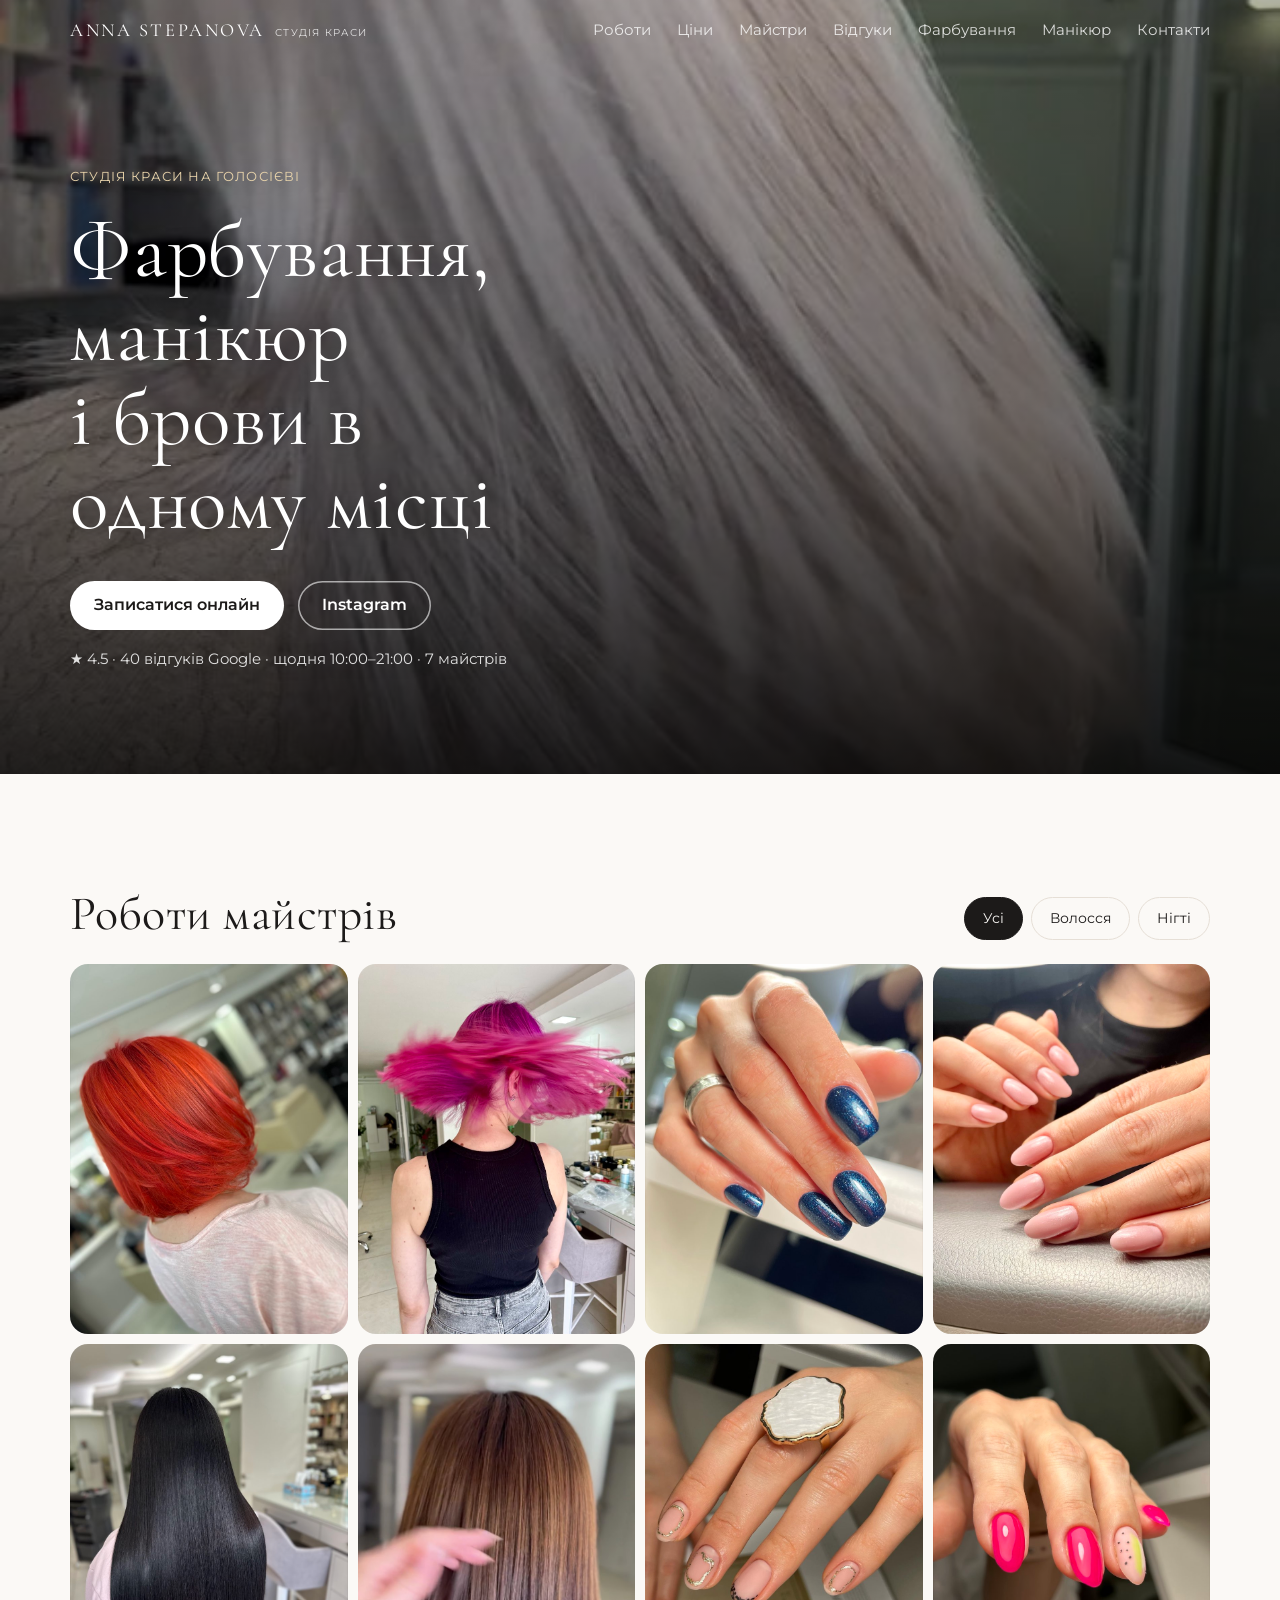
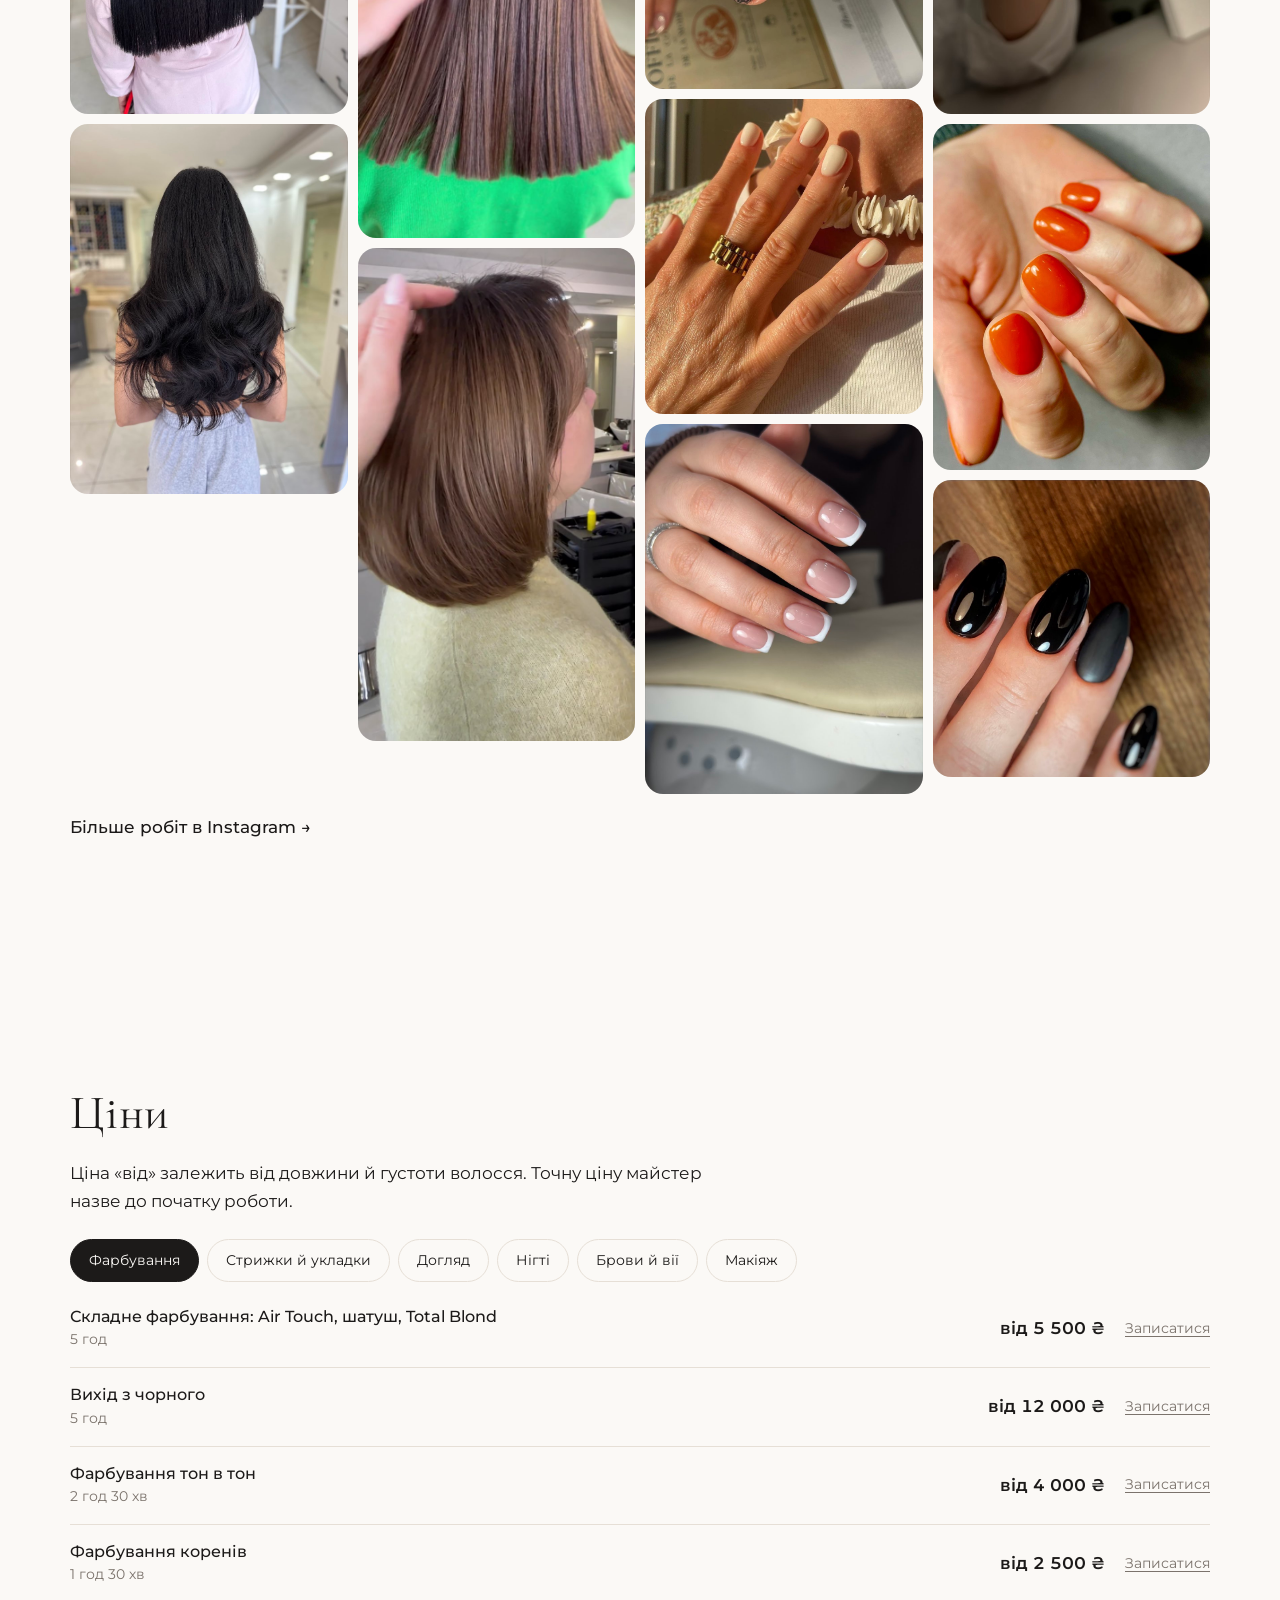
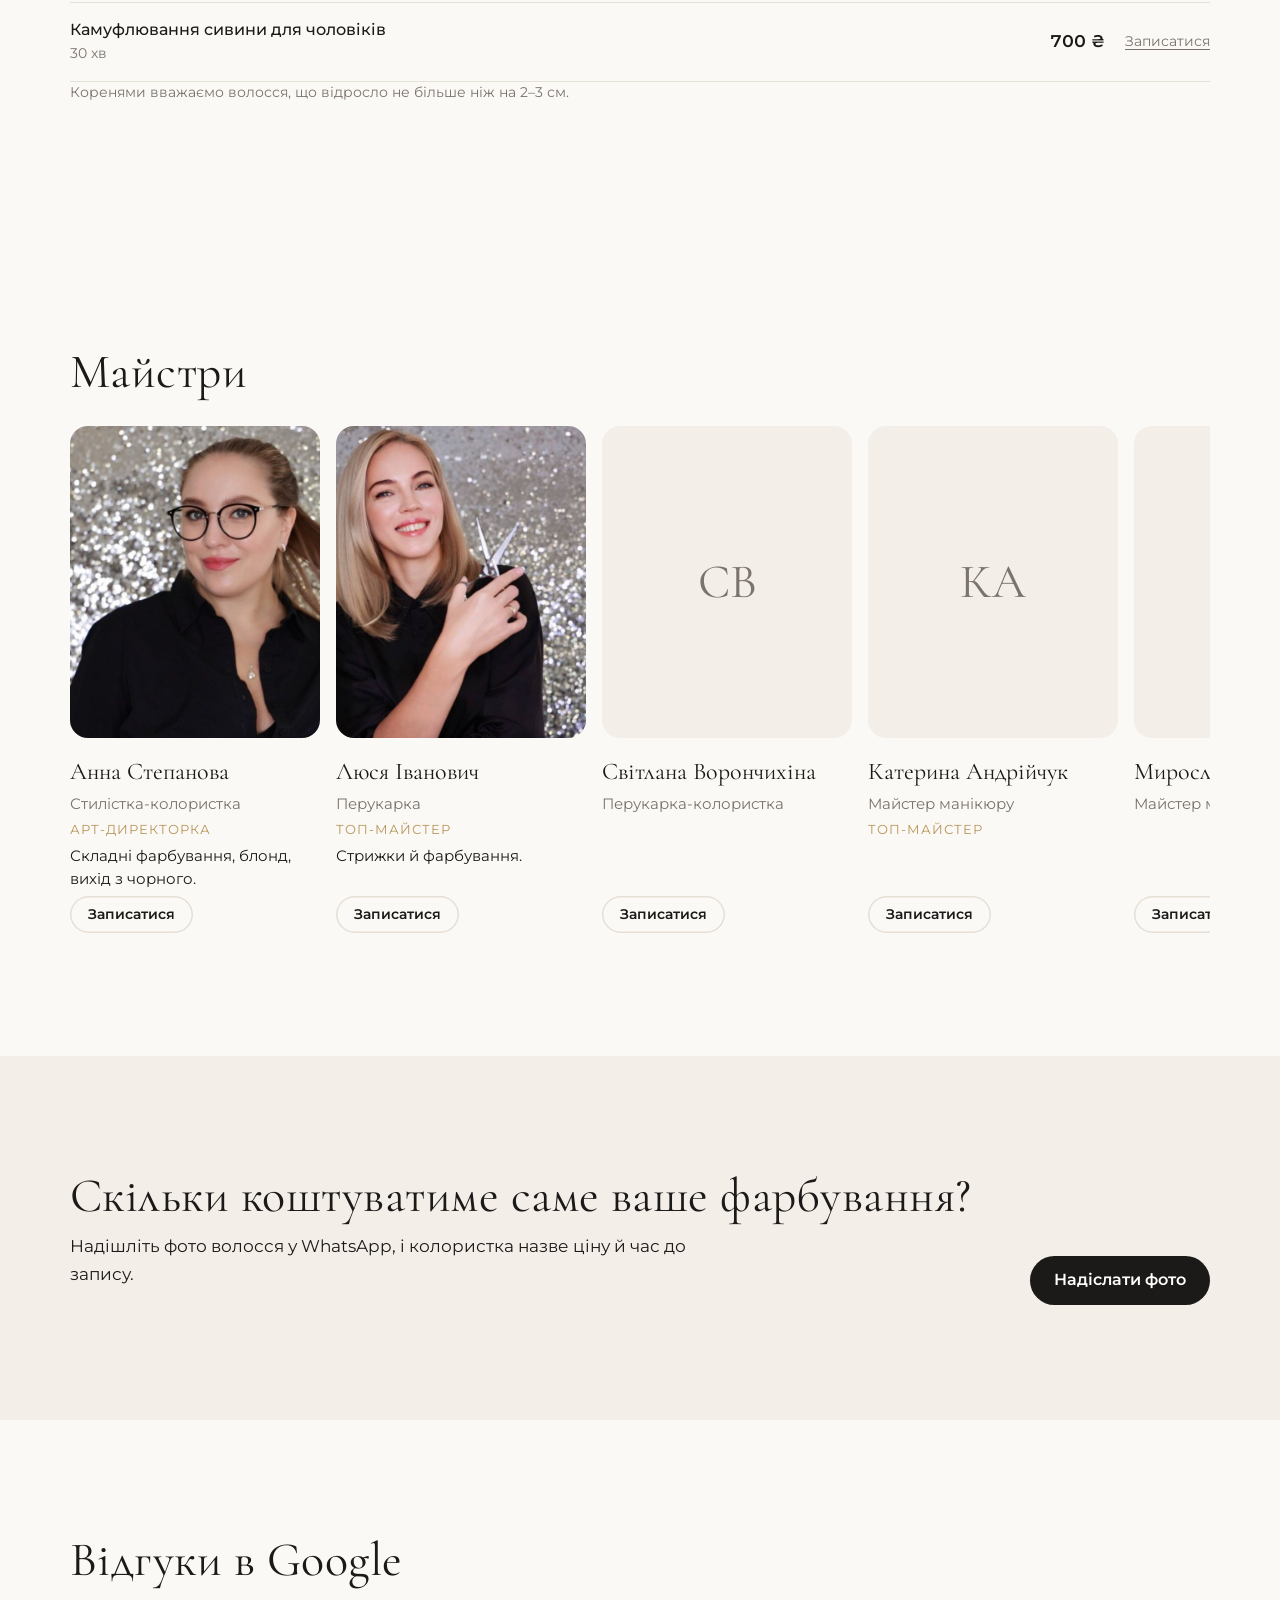
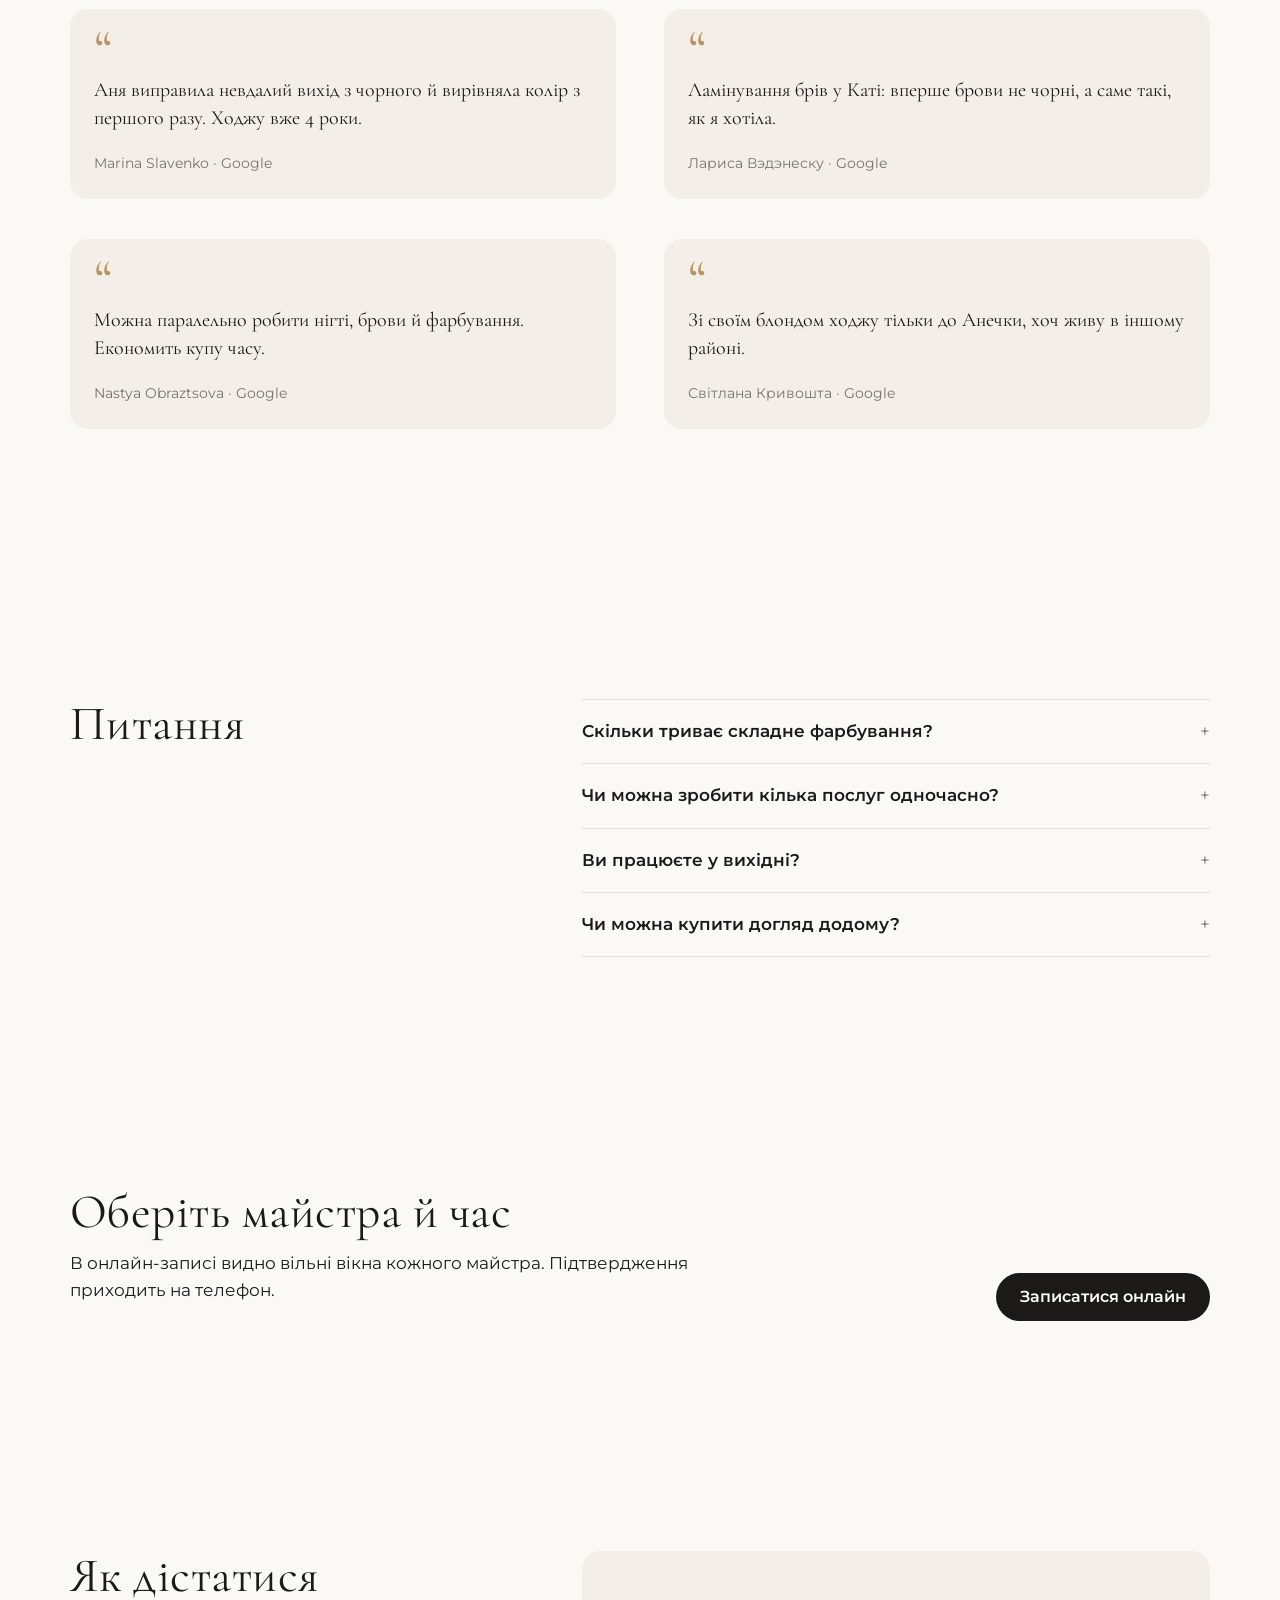
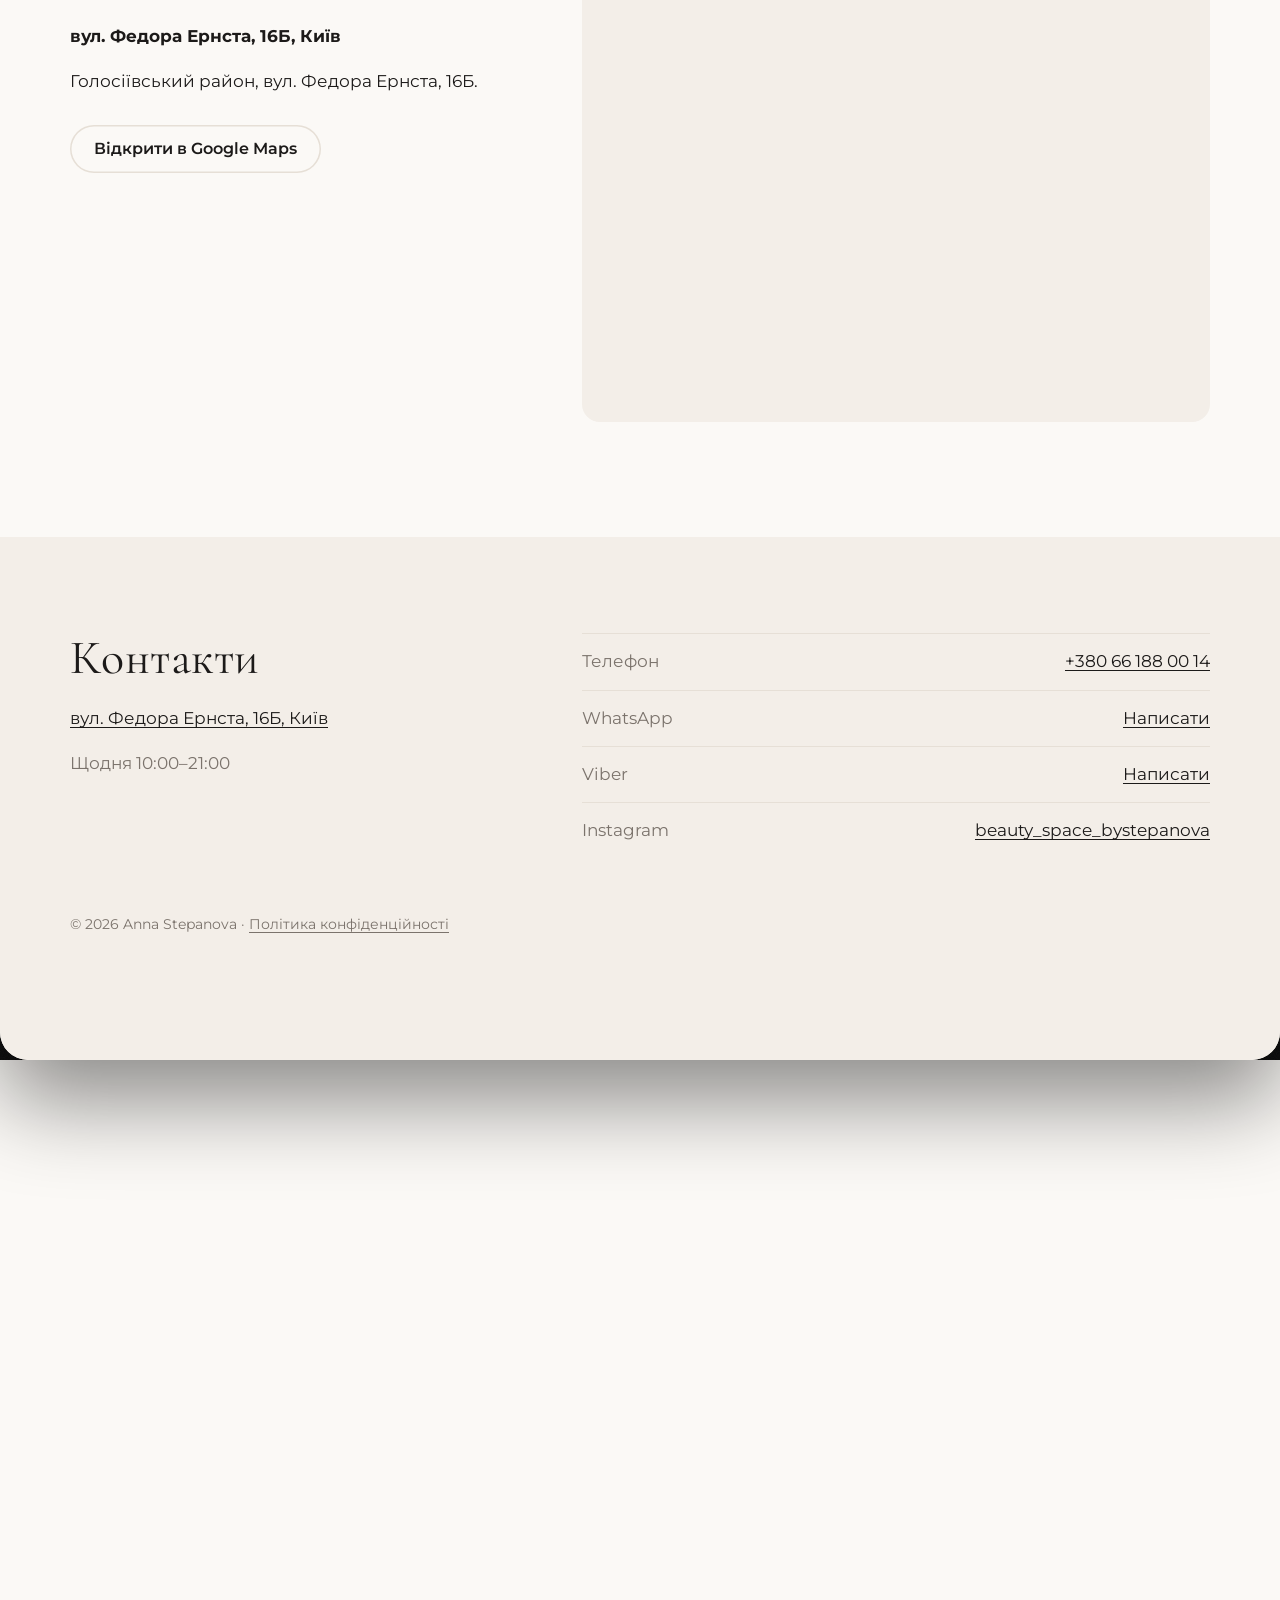
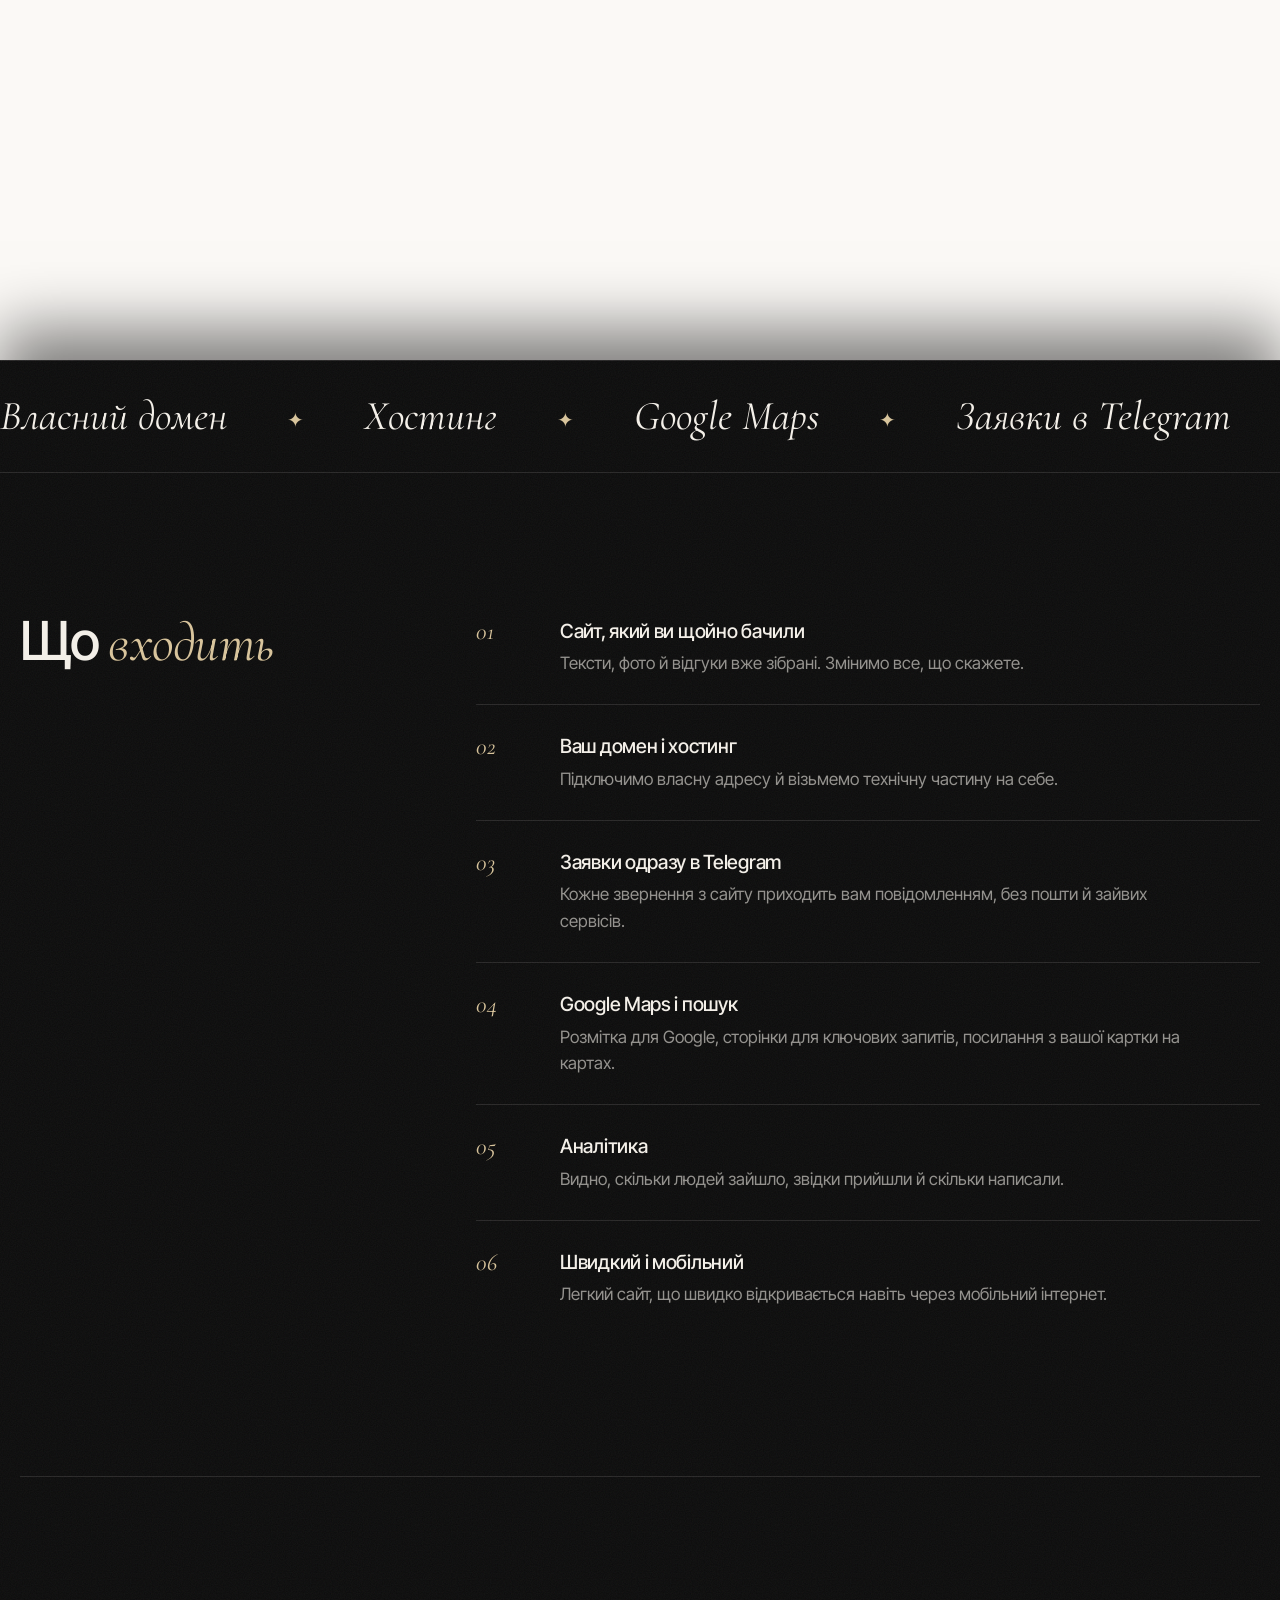
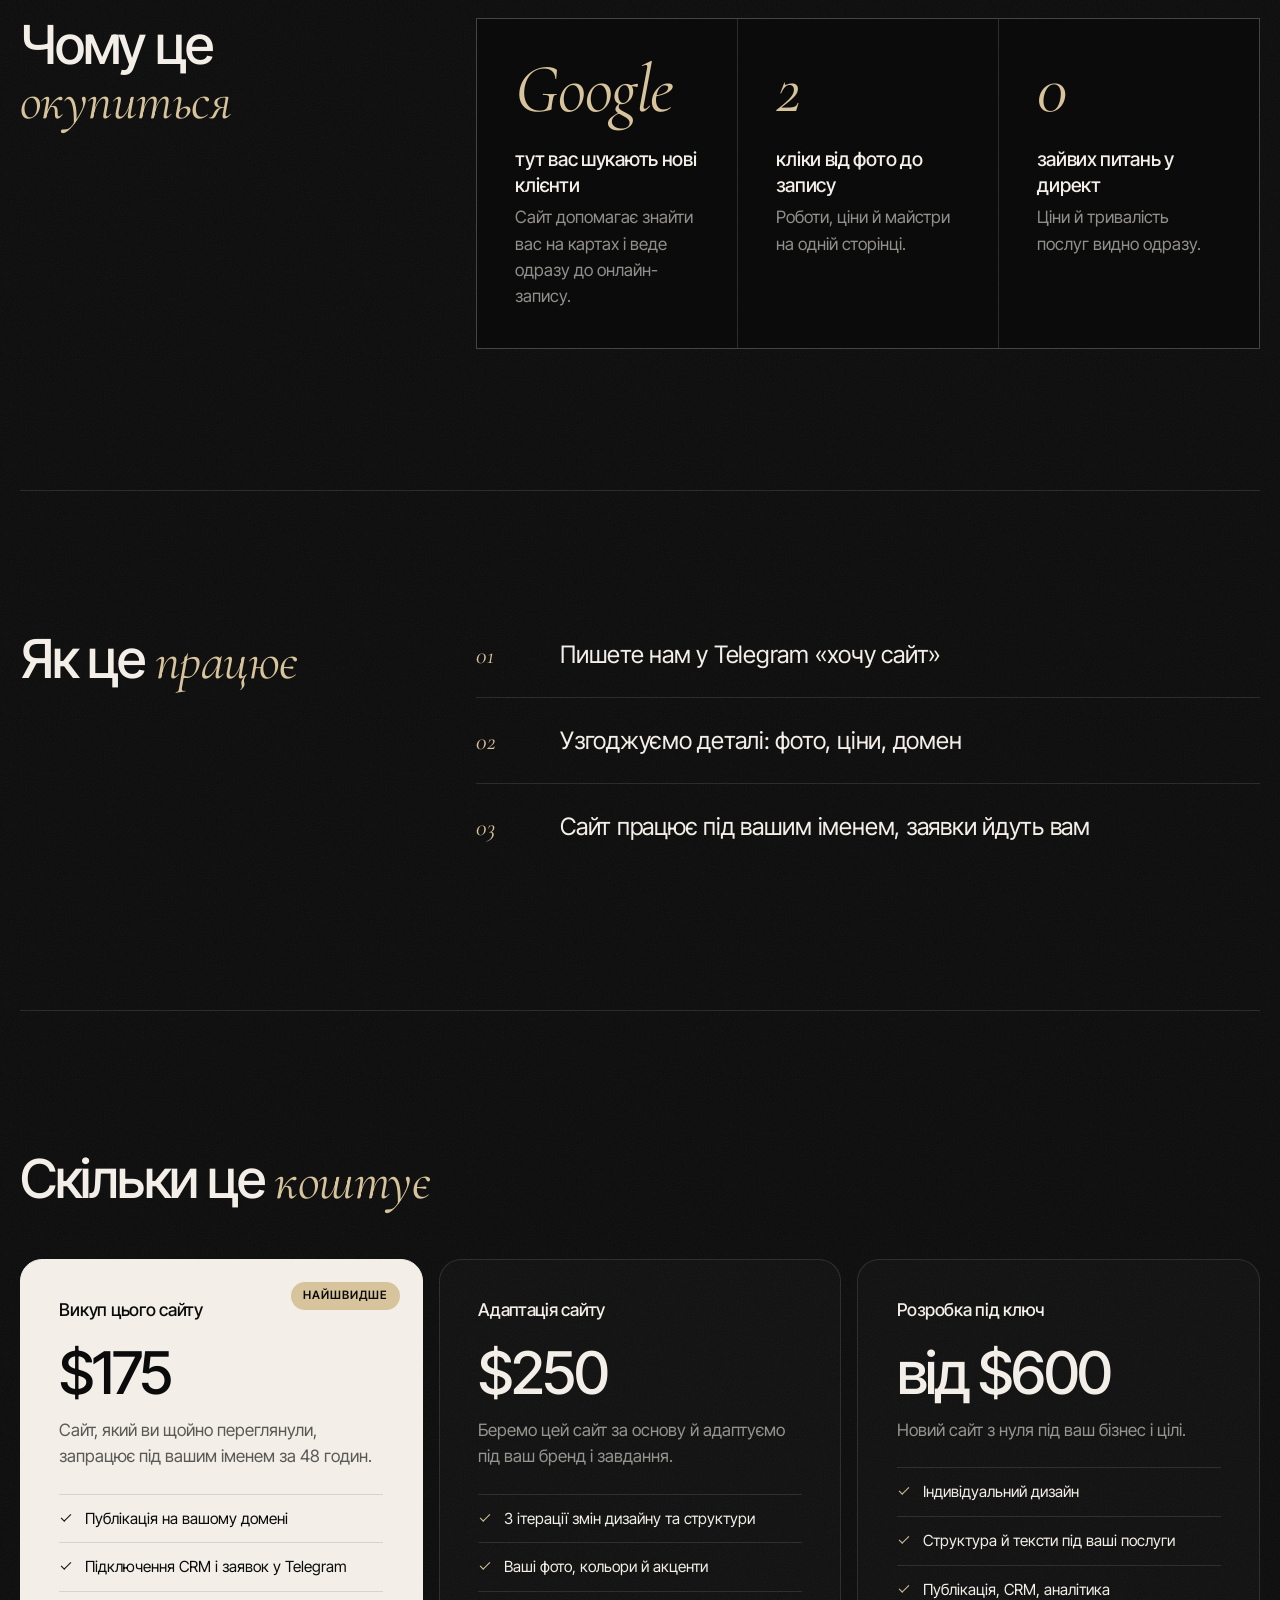
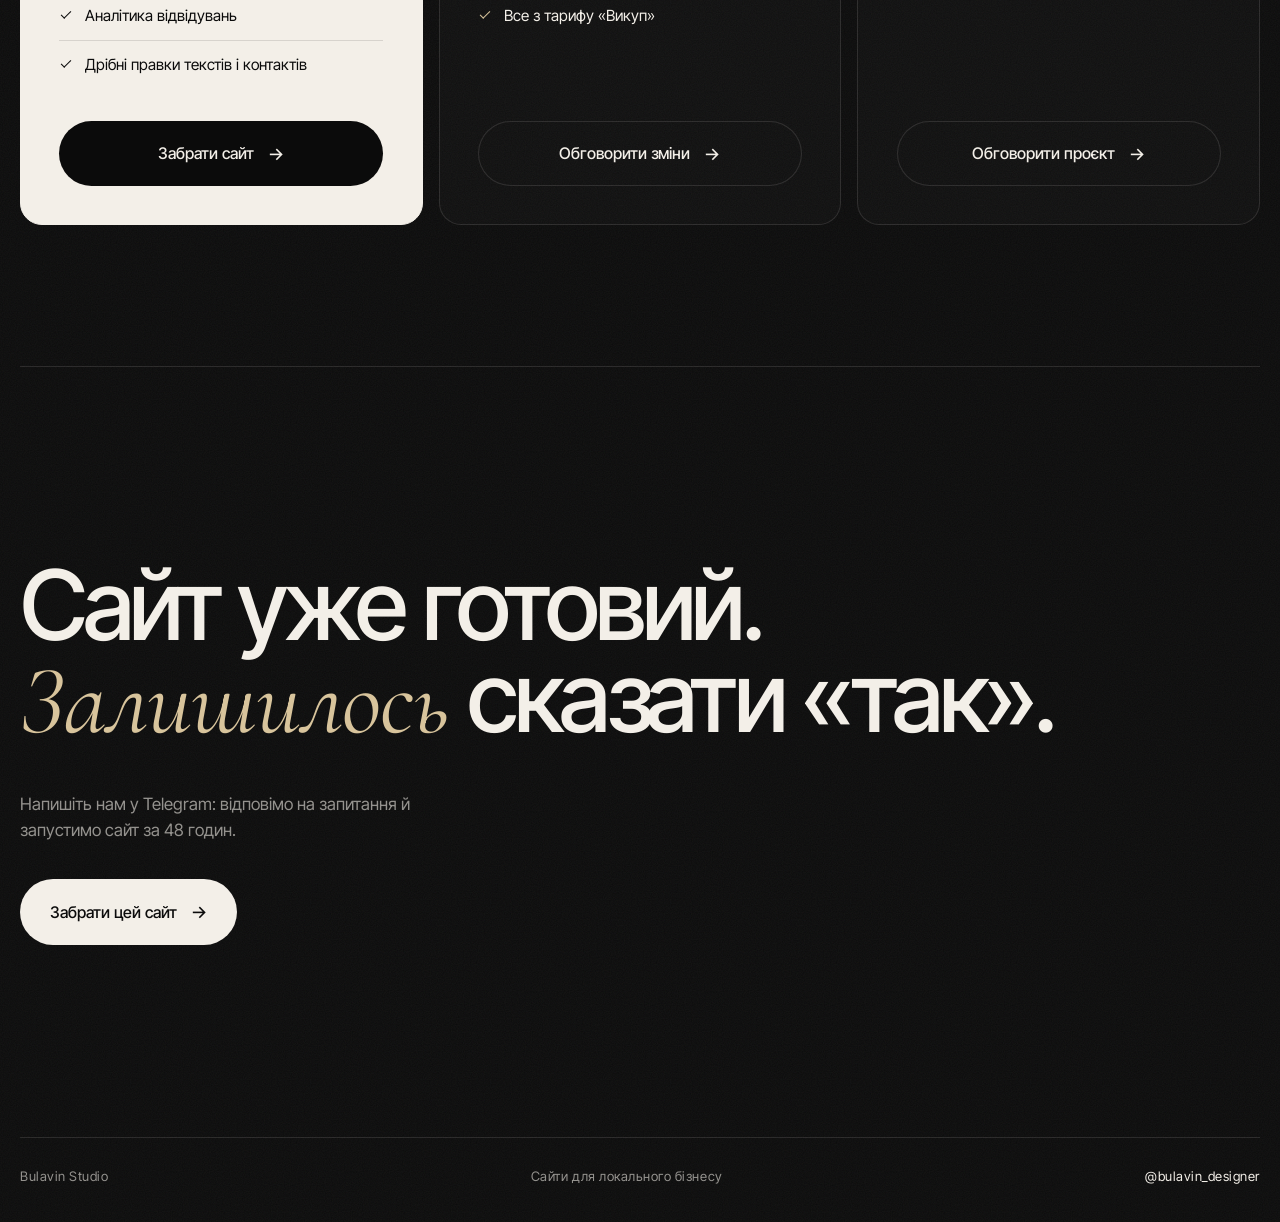
<file: index.html>
<!doctype html>
<html lang="uk">
<head>
<meta charset="utf-8">
<meta name="viewport" content="width=device-width, initial-scale=1">

<title>Студія краси Anna Stepanova на Голосієві: фарбування, манікюр</title>
<meta name="description" content="Складне фарбування від 5 500 ₴, манікюр від 750 ₴, брови від 600 ₴. Раніше Beauty Space by Stepanova. Вул. Федора Ернста, 16Б, щодня 10–21.">
<meta name="robots" content="noindex">
<meta property="og:type" content="website">
<meta property="og:title" content="Студія краси Anna Stepanova на Голосієві: фарбування, манікюр">
<meta property="og:description" content="Складне фарбування від 5 500 ₴, манікюр від 750 ₴, брови від 600 ₴. Раніше Beauty Space by Stepanova. Вул. Федора Ернста, 16Б, щодня 10–21.">
<meta property="og:image" content="https://vibecoder-bulavin.github.io/beauty-space-stepanova/assets/hero-blond.jpg">
<link rel="icon" href="data:image/svg+xml,%3Csvg%20xmlns%3D%27http%3A//www.w3.org/2000/svg%27%20viewBox%3D%270%200%2064%2064%27%3E%3Crect%20width%3D%2764%27%20height%3D%2764%27%20rx%3D%2712%27%20fill%3D%27%231c1a19%27/%3E%3Ctext%20x%3D%2732%27%20y%3D%2744%27%20font-size%3D%2736%27%20text-anchor%3D%27middle%27%20fill%3D%27white%27%20font-family%3D%27Georgia%2Cserif%27%3EA%3C/text%3E%3C/svg%3E">
<link rel="preconnect" href="https://fonts.googleapis.com">
<link rel="preconnect" href="https://fonts.gstatic.com" crossorigin>
<link rel="stylesheet" href="https://fonts.googleapis.com/css2?family=Cormorant+Garamond:ital,wght@0,400;0,500;1,400&family=Montserrat:wght@400;500;600&display=swap">
<link rel="stylesheet" href="style.css?v=2611101522">
<link rel="stylesheet" href="https://fonts.googleapis.com/css2?family=Inter+Tight:wght@400;500;600&family=Cormorant+Garamond:ital,wght@1,400;1,500&display=swap">
<script type="application/ld+json">{"@context": "https://schema.org", "@type": "BeautySalon", "name": "Anna Stepanova", "url": "https://vibecoder-bulavin.github.io/beauty-space-stepanova/", "telephone": "+380 66 188 0014", "priceRange": "₴₴", "image": "https://vibecoder-bulavin.github.io/beauty-space-stepanova/assets/hero-blond.jpg", "address": {"@type": "PostalAddress", "streetAddress": "вул. Федора Ернста, 16Б", "addressLocality": "Київ", "addressCountry": "UA"}, "geo": {"@type": "GeoCoordinates", "latitude": 50.4165547, "longitude": 30.4634382}, "openingHours": ["Mo-Su 10:00-21:00"], "hasMap": "https://maps.google.com/?cid=15371598958105945912", "sameAs": ["https://www.instagram.com/beauty_space_bystepanova/"], "aggregateRating": {"@type": "AggregateRating", "ratingValue": 4.5, "reviewCount": 40}, "hasOfferCatalog": {"@type": "OfferCatalog", "name": "Anna Stepanova", "itemListElement": [{"@type": "Offer", "itemOffered": {"@type": "Service", "name": "Складне фарбування: Air Touch, шатуш, Total Blond"}, "description": "від 5 500 ₴"}, {"@type": "Offer", "itemOffered": {"@type": "Service", "name": "Вихід з чорного"}, "description": "від 12 000 ₴"}, {"@type": "Offer", "itemOffered": {"@type": "Service", "name": "Фарбування тон в тон"}, "description": "від 4 000 ₴"}, {"@type": "Offer", "itemOffered": {"@type": "Service", "name": "Фарбування коренів"}, "description": "від 2 500 ₴"}, {"@type": "Offer", "itemOffered": {"@type": "Service", "name": "Камуфлювання сивини для чоловіків"}, "description": "700 ₴"}, {"@type": "Offer", "itemOffered": {"@type": "Service", "name": "Жіноча стрижка"}, "description": "від 1 600 ₴"}, {"@type": "Offer", "itemOffered": {"@type": "Service", "name": "Укладка"}, "description": "від 1 200 ₴"}, {"@type": "Offer", "itemOffered": {"@type": "Service", "name": "Чоловіча стрижка"}, "description": "від 1 000 ₴"}, {"@type": "Offer", "itemOffered": {"@type": "Service", "name": "Дитяча стрижка"}, "description": "від 800 ₴"}, {"@type": "Offer", "itemOffered": {"@type": "Service", "name": "Стрижка чубчика"}, "description": "500 ₴"}, {"@type": "Offer", "itemOffered": {"@type": "Service", "name": "Кератинове вирівнювання"}, "description": "від 4 500 ₴"}, {"@type": "Offer", "itemOffered": {"@type": "Service", "name": "Догляд"}, "description": "від 2 600 ₴"}, {"@type": "Offer", "itemOffered": {"@type": "Service", "name": "Догляд: довжина + шкіра голови"}, "description": "від 2 500 ₴"}, {"@type": "Offer", "itemOffered": {"@type": "Service", "name": "Манікюр комплекс з покриттям"}, "description": "від 1 100 ₴"}, {"@type": "Offer", "itemOffered": {"@type": "Service", "name": "Манікюр"}, "description": "750 ₴"}, {"@type": "Offer", "itemOffered": {"@type": "Service", "name": "Чоловічий манікюр"}, "description": "від 800 ₴"}, {"@type": "Offer", "itemOffered": {"@type": "Service", "name": "Нарощення нігтів"}, "description": "від 1 400 ₴"}, {"@type": "Offer", "itemOffered": {"@type": "Service", "name": "Корекція нарощених нігтів"}, "description": "від 1 300 ₴"}, {"@type": "Offer", "itemOffered": {"@type": "Service", "name": "Покриття гель-лаком"}, "description": "400 ₴"}, {"@type": "Offer", "itemOffered": {"@type": "Service", "name": "Френч або лунки"}, "description": "від 300 ₴"}, {"@type": "Offer", "itemOffered": {"@type": "Service", "name": "SPA-догляд для рук або ніг"}, "description": "від 400 ₴"}, {"@type": "Offer", "itemOffered": {"@type": "Service", "name": "Ламінування та фарбування брів"}, "description": "1 300 ₴"}, {"@type": "Offer", "itemOffered": {"@type": "Service", "name": "Корекція та фарбування брів"}, "description": "1 000 ₴"}, {"@type": "Offer", "itemOffered": {"@type": "Service", "name": "Корекція брів"}, "description": "600 ₴"}, {"@type": "Offer", "itemOffered": {"@type": "Service", "name": "Ламінування вій"}, "description": "1 300 ₴"}, {"@type": "Offer", "itemOffered": {"@type": "Service", "name": "Фарбування вій"}, "description": "700 ₴"}, {"@type": "Offer", "itemOffered": {"@type": "Service", "name": "Корекція ниткою, все обличчя"}, "description": "700 ₴"}, {"@type": "Offer", "itemOffered": {"@type": "Service", "name": "Макіяж"}, "description": "1 700 ₴"}]}}</script>
</head>
<body class="p-beauty m-seo for-sale">
<div class="site">
<header class="top"><div class="wrap bar">
<a class="logo" href="./">Anna Stepanova<small>студія краси</small></a>
<nav><a href="#roboty">Роботи</a><a href="#ceny">Ціни</a><a href="#maistry">Майстри</a><a href="#vidguky">Відгуки</a><a href="farbuvannia/">Фарбування</a><a href="manikiur/">Манікюр</a><a href="#contacts">Контакти</a></nav>
</div></header>
<main>
<section class="hero hero-full"><img src="assets/hero-blond.jpg" alt="Anna Stepanova" fetchpriority="high" class="bg"><div class="wrap"><p class="kicker">Студія краси на Голосієві</p><h1>Фарбування, манікюр і брови в одному місці</h1><div class="actions"><a href="https://booking.easyweek.com.ua/beauty-space-by-stepanova-3" class="btn" target="_blank" rel="noopener" data-goal="booking">Записатися онлайн</a><a href="https://www.instagram.com/beauty_space_bystepanova/" class="btn ghost" target="_blank" rel="noopener">Instagram</a></div><p class="trust"><a href="https://maps.google.com/?cid=15371598958105945912" target="_blank" rel="noopener">★ 4.5 · 40 відгуків Google</a> · щодня 10:00–21:00 · 7 майстрів</p></div></section><section id="roboty" class="s-portfolio"><div class="wrap"><div class="phead"><h2>Роботи майстрів</h2><div class="chips" data-chips><button type="button" class="chip on" data-filter="*">Усі</button><button type="button" class="chip" data-filter="0">Волосся</button><button type="button" class="chip" data-filter="1">Нігті</button></div></div><div class="portfolio" data-portfolio><figure data-cat="0"><img src="assets/hair-copper.jpg" alt="Волосся" loading="lazy" decoding="async"></figure><figure data-cat="0"><img src="assets/hair-black.jpg" alt="Волосся" loading="lazy" decoding="async"></figure><figure data-cat="0"><img src="assets/hair-waves.jpg" alt="Волосся" loading="lazy" decoding="async"></figure><figure data-cat="0"><img src="assets/hair-pink.jpg" alt="Волосся" loading="lazy" decoding="async"></figure><figure data-cat="0"><img src="assets/hair-brown.jpg" alt="Волосся" loading="lazy" decoding="async"></figure><figure data-cat="0"><img src="assets/hair-bob.jpg" alt="Волосся" loading="lazy" decoding="async"></figure><figure data-cat="1"><img src="assets/nails-navy.jpg" alt="Нігті" loading="lazy" decoding="async"></figure><figure data-cat="1"><img src="assets/nails-gold.jpg" alt="Нігті" loading="lazy" decoding="async"></figure><figure data-cat="1"><img src="assets/nails-milk.jpg" alt="Нігті" loading="lazy" decoding="async"></figure><figure data-cat="1"><img src="assets/nails-french.jpg" alt="Нігті" loading="lazy" decoding="async"></figure><figure data-cat="1"><img src="assets/nails-nude.jpg" alt="Нігті" loading="lazy" decoding="async"></figure><figure data-cat="1"><img src="assets/nails-pink.jpg" alt="Нігті" loading="lazy" decoding="async"></figure><figure data-cat="1"><img src="assets/nails-orange.jpg" alt="Нігті" loading="lazy" decoding="async"></figure><figure data-cat="1"><img src="assets/nails-black.jpg" alt="Нігті" loading="lazy" decoding="async"></figure></div><p class="more"><a href="https://www.instagram.com/beauty_space_bystepanova/" target="_blank" rel="noopener">Більше робіт в Instagram →</a></p></div></section><section id="ceny" class="s-pricetabs"><div class="wrap"><h2>Ціни</h2><div class="prose"><p>Ціна «від» залежить від довжини й густоти волосся. Точну ціну майстер назве до початку роботи.</p></div><div class="tabs" data-tabs><button type="button" class="tab on" data-tab="0">Фарбування</button><button type="button" class="tab" data-tab="1">Стрижки й укладки</button><button type="button" class="tab" data-tab="2">Догляд</button><button type="button" class="tab" data-tab="3">Нігті</button><button type="button" class="tab" data-tab="4">Брови й вії</button><button type="button" class="tab" data-tab="5">Макіяж</button></div><div class="panel" data-panel="0"><ul class="plist"><li><div><h3>Складне фарбування: Air Touch, шатуш, Total Blond</h3><p>5 год</p></div><span class="price">від 5 500 ₴</span><a href="https://booking.easyweek.com.ua/beauty-space-by-stepanova-3" class="rowbook" target="_blank" rel="noopener" data-goal="booking">Записатися</a></li><li><div><h3>Вихід з чорного</h3><p>5 год</p></div><span class="price">від 12 000 ₴</span><a href="https://booking.easyweek.com.ua/beauty-space-by-stepanova-3" class="rowbook" target="_blank" rel="noopener" data-goal="booking">Записатися</a></li><li><div><h3>Фарбування тон в тон</h3><p>2 год 30 хв</p></div><span class="price">від 4 000 ₴</span><a href="https://booking.easyweek.com.ua/beauty-space-by-stepanova-3" class="rowbook" target="_blank" rel="noopener" data-goal="booking">Записатися</a></li><li><div><h3>Фарбування коренів</h3><p>1 год 30 хв</p></div><span class="price">від 2 500 ₴</span><a href="https://booking.easyweek.com.ua/beauty-space-by-stepanova-3" class="rowbook" target="_blank" rel="noopener" data-goal="booking">Записатися</a></li><li><div><h3>Камуфлювання сивини для чоловіків</h3><p>30 хв</p></div><span class="price">700 ₴</span><a href="https://booking.easyweek.com.ua/beauty-space-by-stepanova-3" class="rowbook" target="_blank" rel="noopener" data-goal="booking">Записатися</a></li></ul><p class="small muted">Коренями вважаємо волосся, що відросло не більше ніж на 2–3 см.</p></div><div class="panel" data-panel="1" hidden><ul class="plist"><li><div><h3>Жіноча стрижка</h3><p>1 год</p></div><span class="price">від 1 600 ₴</span><a href="https://booking.easyweek.com.ua/beauty-space-by-stepanova-3" class="rowbook" target="_blank" rel="noopener" data-goal="booking">Записатися</a></li><li><div><h3>Укладка</h3><p></p></div><span class="price">від 1 200 ₴</span><a href="https://booking.easyweek.com.ua/beauty-space-by-stepanova-3" class="rowbook" target="_blank" rel="noopener" data-goal="booking">Записатися</a></li><li><div><h3>Чоловіча стрижка</h3><p>1 год</p></div><span class="price">від 1 000 ₴</span><a href="https://booking.easyweek.com.ua/beauty-space-by-stepanova-3" class="rowbook" target="_blank" rel="noopener" data-goal="booking">Записатися</a></li><li><div><h3>Дитяча стрижка</h3><p></p></div><span class="price">від 800 ₴</span><a href="https://booking.easyweek.com.ua/beauty-space-by-stepanova-3" class="rowbook" target="_blank" rel="noopener" data-goal="booking">Записатися</a></li><li><div><h3>Стрижка чубчика</h3><p>30 хв</p></div><span class="price">500 ₴</span><a href="https://booking.easyweek.com.ua/beauty-space-by-stepanova-3" class="rowbook" target="_blank" rel="noopener" data-goal="booking">Записатися</a></li></ul></div><div class="panel" data-panel="2" hidden><ul class="plist"><li><div><h3>Кератинове вирівнювання</h3><p>2 год</p></div><span class="price">від 4 500 ₴</span><a href="https://booking.easyweek.com.ua/beauty-space-by-stepanova-3" class="rowbook" target="_blank" rel="noopener" data-goal="booking">Записатися</a></li><li><div><h3>Догляд</h3><p>1 год 30 хв</p></div><span class="price">від 2 600 ₴</span><a href="https://booking.easyweek.com.ua/beauty-space-by-stepanova-3" class="rowbook" target="_blank" rel="noopener" data-goal="booking">Записатися</a></li><li><div><h3>Догляд: довжина + шкіра голови</h3><p>2 год</p></div><span class="price">від 2 500 ₴</span><a href="https://booking.easyweek.com.ua/beauty-space-by-stepanova-3" class="rowbook" target="_blank" rel="noopener" data-goal="booking">Записатися</a></li></ul></div><div class="panel" data-panel="3" hidden><ul class="plist"><li><div><h3>Манікюр комплекс з покриттям</h3><p>2 год</p></div><span class="price">від 1 100 ₴</span><a href="https://booking.easyweek.com.ua/beauty-space-by-stepanova-3" class="rowbook" target="_blank" rel="noopener" data-goal="booking">Записатися</a></li><li><div><h3>Манікюр</h3><p>1 год</p></div><span class="price">750 ₴</span><a href="https://booking.easyweek.com.ua/beauty-space-by-stepanova-3" class="rowbook" target="_blank" rel="noopener" data-goal="booking">Записатися</a></li><li><div><h3>Чоловічий манікюр</h3><p>1 год</p></div><span class="price">від 800 ₴</span><a href="https://booking.easyweek.com.ua/beauty-space-by-stepanova-3" class="rowbook" target="_blank" rel="noopener" data-goal="booking">Записатися</a></li><li><div><h3>Нарощення нігтів</h3><p>2 год 30 хв</p></div><span class="price">від 1 400 ₴</span><a href="https://booking.easyweek.com.ua/beauty-space-by-stepanova-3" class="rowbook" target="_blank" rel="noopener" data-goal="booking">Записатися</a></li><li><div><h3>Корекція нарощених нігтів</h3><p>2 год 30 хв</p></div><span class="price">від 1 300 ₴</span><a href="https://booking.easyweek.com.ua/beauty-space-by-stepanova-3" class="rowbook" target="_blank" rel="noopener" data-goal="booking">Записатися</a></li><li><div><h3>Покриття гель-лаком</h3><p>30 хв</p></div><span class="price">400 ₴</span><a href="https://booking.easyweek.com.ua/beauty-space-by-stepanova-3" class="rowbook" target="_blank" rel="noopener" data-goal="booking">Записатися</a></li><li><div><h3>Френч або лунки</h3><p>30 хв</p></div><span class="price">від 300 ₴</span><a href="https://booking.easyweek.com.ua/beauty-space-by-stepanova-3" class="rowbook" target="_blank" rel="noopener" data-goal="booking">Записатися</a></li><li><div><h3>SPA-догляд для рук або ніг</h3><p>30 хв</p></div><span class="price">від 400 ₴</span><a href="https://booking.easyweek.com.ua/beauty-space-by-stepanova-3" class="rowbook" target="_blank" rel="noopener" data-goal="booking">Записатися</a></li></ul></div><div class="panel" data-panel="4" hidden><ul class="plist"><li><div><h3>Ламінування та фарбування брів</h3><p>1 год</p></div><span class="price">1 300 ₴</span><a href="https://booking.easyweek.com.ua/beauty-space-by-stepanova-3" class="rowbook" target="_blank" rel="noopener" data-goal="booking">Записатися</a></li><li><div><h3>Корекція та фарбування брів</h3><p>40 хв</p></div><span class="price">1 000 ₴</span><a href="https://booking.easyweek.com.ua/beauty-space-by-stepanova-3" class="rowbook" target="_blank" rel="noopener" data-goal="booking">Записатися</a></li><li><div><h3>Корекція брів</h3><p>30 хв</p></div><span class="price">600 ₴</span><a href="https://booking.easyweek.com.ua/beauty-space-by-stepanova-3" class="rowbook" target="_blank" rel="noopener" data-goal="booking">Записатися</a></li><li><div><h3>Ламінування вій</h3><p>1 год</p></div><span class="price">1 300 ₴</span><a href="https://booking.easyweek.com.ua/beauty-space-by-stepanova-3" class="rowbook" target="_blank" rel="noopener" data-goal="booking">Записатися</a></li><li><div><h3>Фарбування вій</h3><p>20 хв</p></div><span class="price">700 ₴</span><a href="https://booking.easyweek.com.ua/beauty-space-by-stepanova-3" class="rowbook" target="_blank" rel="noopener" data-goal="booking">Записатися</a></li><li><div><h3>Корекція ниткою, все обличчя</h3><p>30 хв</p></div><span class="price">700 ₴</span><a href="https://booking.easyweek.com.ua/beauty-space-by-stepanova-3" class="rowbook" target="_blank" rel="noopener" data-goal="booking">Записатися</a></li></ul></div><div class="panel" data-panel="5" hidden><ul class="plist"><li><div><h3>Макіяж</h3><p>1 год</p></div><span class="price">1 700 ₴</span><a href="https://booking.easyweek.com.ua/beauty-space-by-stepanova-3" class="rowbook" target="_blank" rel="noopener" data-goal="booking">Записатися</a></li></ul></div></div></section><section id="maistry" class="s-masters"><div class="wrap"><h2>Майстри</h2><div class="prose"></div><div class="masters hscroll"><article class="master"><img src="assets/master-anna.jpg" alt="Анна Степанова" loading="lazy" decoding="async" class="portrait"><h3>Анна Степанова</h3><p class="muted">Стилістка-колористка</p><p class="mlevel">Арт-директорка</p><p>Складні фарбування, блонд, вихід з чорного.</p><a href="https://booking.easyweek.com.ua/beauty-space-by-stepanova-3" class="btn ghost small-btn" target="_blank" rel="noopener" data-goal="booking">Записатися</a></article><article class="master"><img src="assets/master-lyusia.jpg" alt="Люся Іванович" loading="lazy" decoding="async" class="portrait"><h3>Люся Іванович</h3><p class="muted">Перукарка</p><p class="mlevel">Топ-майстер</p><p>Стрижки й фарбування.</p><a href="https://booking.easyweek.com.ua/beauty-space-by-stepanova-3" class="btn ghost small-btn" target="_blank" rel="noopener" data-goal="booking">Записатися</a></article><article class="master"><div class="portrait ph">СВ</div><h3>Світлана Ворончихіна</h3><p class="muted">Перукарка-колористка</p><a href="https://booking.easyweek.com.ua/beauty-space-by-stepanova-3" class="btn ghost small-btn" target="_blank" rel="noopener" data-goal="booking">Записатися</a></article><article class="master"><div class="portrait ph">КА</div><h3>Катерина Андрійчук</h3><p class="muted">Майстер манікюру</p><p class="mlevel">Топ-майстер</p><a href="https://booking.easyweek.com.ua/beauty-space-by-stepanova-3" class="btn ghost small-btn" target="_blank" rel="noopener" data-goal="booking">Записатися</a></article><article class="master"><div class="portrait ph">МП</div><h3>Мирослава Прохода</h3><p class="muted">Майстер манікюру</p><a href="https://booking.easyweek.com.ua/beauty-space-by-stepanova-3" class="btn ghost small-btn" target="_blank" rel="noopener" data-goal="booking">Записатися</a></article><article class="master"><div class="portrait ph">КГ</div><h3>Катерина Гайдамака</h3><p class="muted">Бровистка</p><a href="https://booking.easyweek.com.ua/beauty-space-by-stepanova-3" class="btn ghost small-btn" target="_blank" rel="noopener" data-goal="booking">Записатися</a></article><article class="master"><div class="portrait ph">ОГ</div><h3>Олена Григорян</h3><p class="muted">Бровистка</p><a href="https://booking.easyweek.com.ua/beauty-space-by-stepanova-3" class="btn ghost small-btn" target="_blank" rel="noopener" data-goal="booking">Записатися</a></article></div></div></section><section id="cta" class="s-cta alt"><div class="wrap"><div class="cta"><div><h2>Скільки коштуватиме саме ваше фарбування?</h2><p>Надішліть фото волосся у WhatsApp, і колористка назве ціну й час до запису.</p></div><a href="https://wa.me/380661880014?text=%D0%94%D0%BE%D0%B1%D1%80%D0%B8%D0%B9%20%D0%B4%D0%B5%D0%BD%D1%8C!%20%D0%A5%D0%BE%D1%87%D1%83%20%D0%B4%D1%96%D0%B7%D0%BD%D0%B0%D1%82%D0%B8%D1%81%D1%8F%20%D1%86%D1%96%D0%BD%D1%83%20%D1%84%D0%B0%D1%80%D0%B1%D1%83%D0%B2%D0%B0%D0%BD%D0%BD%D1%8F%2C%20%D0%BD%D0%B0%D0%B4%D1%81%D0%B8%D0%BB%D0%B0%D1%8E%20%D1%84%D0%BE%D1%82%D0%BE." class="btn" target="_blank" rel="noopener" data-goal="whatsapp">Надіслати фото</a></div></div></section><section id="vidguky" class="s-reviews"><div class="wrap"><h2>Відгуки в Google</h2><div class="reviews"><blockquote><p>Аня виправила невдалий вихід з чорного й вирівняла колір з першого разу. Ходжу вже 4 роки.</p><footer>Marina Slavenko · Google</footer></blockquote><blockquote><p>Можна паралельно робити нігті, брови й фарбування. Економить купу часу.</p><footer>Nastya Obraztsova · Google</footer></blockquote><blockquote><p>Ламінування брів у Каті: вперше брови не чорні, а саме такі, як я хотіла.</p><footer>Лариса Вэдэнеску · Google</footer></blockquote><blockquote><p>Зі своїм блондом ходжу тільки до Анечки, хоч живу в іншому районі.</p><footer>Світлана Кривошта · Google</footer></blockquote></div></div></section><section id="faq" class="s-faq"><div class="wrap"><div class="two"><div><h2>Питання</h2></div><div class="faq"><details><summary>Скільки триває складне фарбування?</summary><p>Близько 5 годин. За цей час можна встигнути манікюр і брови в інших майстрів.</p></details><details><summary>Чи можна зробити кілька послуг одночасно?</summary><p>Так, оберіть кілька послуг в онлайн-записі або напишіть нам, і ми складемо розклад.</p></details><details><summary>Ви працюєте у вихідні?</summary><p>Так, щодня з 10:00 до 21:00.</p></details><details><summary>Чи можна купити догляд додому?</summary><p>Так, майстер підбере професійний догляд під ваше волосся.</p></details></div></div></div></section><section id="cta" class="s-cta"><div class="wrap"><div class="cta"><div><h2>Оберіть майстра й час</h2><p>В онлайн-записі видно вільні вікна кожного майстра. Підтвердження приходить на телефон.</p></div><a href="https://booking.easyweek.com.ua/beauty-space-by-stepanova-3" class="btn" target="_blank" rel="noopener" data-goal="booking">Записатися онлайн</a></div></div></section><section id="map" class="s-map"><div class="wrap"><div class="two"><div><h2>Як дістатися</h2><p><strong>вул. Федора Ернста, 16Б, Київ</strong></p><p>Голосіївський район, вул. Федора Ернста, 16Б.</p><div class="actions"><a href="https://maps.google.com/?cid=15371598958105945912" class="btn ghost" target="_blank" rel="noopener">Відкрити в Google Maps</a></div></div><div class="map"><iframe src="https://www.google.com/maps?q=Anna%20Stepanova%2C%20%D0%B2%D1%83%D0%BB.%20%D0%A4%D0%B5%D0%B4%D0%BE%D1%80%D0%B0%20%D0%95%D1%80%D0%BD%D1%81%D1%82%D0%B0%2C%2016%D0%91%2C%20%D0%9A%D0%B8%D1%97%D0%B2&output=embed" loading="lazy" title="Карта" referrerpolicy="no-referrer-when-downgrade" allowfullscreen></iframe></div></div></div></section>
</main>
<footer id="contacts" class="foot"><div class="wrap"><div class="foot-grid"><div><h2>Контакти</h2><p><a href="https://maps.google.com/?cid=15371598958105945912" target="_blank" rel="noopener">вул. Федора Ернста, 16Б, Київ</a></p><p class="muted">Щодня 10:00–21:00</p></div><ul class="contacts"><li><span>Телефон</span><a href="tel:+380661880014" data-goal="phone">+380 66 188 00 14</a></li><li><span>WhatsApp</span><a href="https://wa.me/380661880014" target="_blank" rel="noopener" data-goal="whatsapp">Написати</a></li><li><span>Viber</span><a href="viber://chat?number=%2B380661880014" data-goal="viber">Написати</a></li><li><span>Instagram</span><a href="https://www.instagram.com/beauty_space_bystepanova/" target="_blank" rel="noopener">beauty_space_bystepanova</a></li></ul></div><p class="muted small">© 2026 Anna Stepanova · <a href="privacy/">Політика конфіденційності</a></p></div></footer>
</div>
<aside class="pitch" id="pitch" lang="uk">
<div class="p-intro"><div class="pwrap">
<p class="pk">Bulavin Studio · демо-версія</p>
<h2 class="ph1">Anna Stepanova: ваш сайт уже <em>готовий</em></h2>
<div class="prow"><p class="psub">Ви щойно переглянули його очима клієнта. На вашому домені він запрацює за 48 годин.</p><a href="https://t.me/bulavin_designer" class="pbtn" target="_blank" rel="noopener" data-goal="telegram">Забрати цей сайт</a></div>
<p class="pscroll">Гортайте далі</p>
</div></div>
<div class="p-body">
<div class="pticker" aria-hidden="true"><div><span>Власний домен</span><span>Хостинг</span><span>Google Maps</span><span>Заявки в Telegram</span><span>Аналітика</span><span>Мобільна версія</span><span>Швидкий запуск</span><span>Власний домен</span><span>Хостинг</span><span>Google Maps</span><span>Заявки в Telegram</span><span>Аналітика</span><span>Мобільна версія</span><span>Швидкий запуск</span></div></div>
<section class="pwrap psec"><h2 class="ph2">Що <em>входить</em></h2><ol class="pinc"><li><span class="pn">01</span><div><h3>Сайт, який ви щойно бачили</h3><p>Тексти, фото й відгуки вже зібрані. Змінимо все, що скажете.</p></div></li><li><span class="pn">02</span><div><h3>Ваш домен і хостинг</h3><p>Підключимо власну адресу й візьмемо технічну частину на себе.</p></div></li><li><span class="pn">03</span><div><h3>Заявки одразу в Telegram</h3><p>Кожне звернення з сайту приходить вам повідомленням, без пошти й зайвих сервісів.</p></div></li><li><span class="pn">04</span><div><h3>Google Maps і пошук</h3><p>Розмітка для Google, сторінки для ключових запитів, посилання з вашої картки на картах.</p></div></li><li><span class="pn">05</span><div><h3>Аналітика</h3><p>Видно, скільки людей зайшло, звідки прийшли й скільки написали.</p></div></li><li><span class="pn">06</span><div><h3>Швидкий і мобільний</h3><p>Легкий сайт, що швидко відкривається навіть через мобільний інтернет.</p></div></li></ol></section>
<section class="pwrap psec"><h2 class="ph2">Чому це <em>окупиться</em></h2><div class="pwhy"><div class="pw"><strong>Google</strong><h3>тут вас шукають нові клієнти</h3><p>Сайт допомагає знайти вас на картах і веде одразу до онлайн-запису.</p></div><div class="pw"><strong>2</strong><h3>кліки від фото до запису</h3><p>Роботи, ціни й майстри на одній сторінці.</p></div><div class="pw"><strong>0</strong><h3>зайвих питань у директ</h3><p>Ціни й тривалість послуг видно одразу.</p></div></div></section>
<section class="pwrap psec"><h2 class="ph2">Як це <em>працює</em></h2><ol class="psteps"><li><span class="pn">01</span><p>Пишете нам у Telegram «хочу сайт»</p></li><li><span class="pn">02</span><p>Узгоджуємо деталі: фото, ціни, домен</p></li><li><span class="pn">03</span><p>Сайт працює під вашим іменем, заявки йдуть вам</p></li></ol></section>
<section class="pwrap psec pplans-sec"><h2 class="ph2">Скільки це <em>коштує</em></h2><div class="pplans"><article class="pplan on"><span class="ptag">Найшвидше</span><h3>Викуп цього сайту</h3><p class="pprice">$175</p><p class="plead">Сайт, який ви щойно переглянули, запрацює під вашим іменем за 48 годин.</p><ul><li>Публікація на вашому домені</li><li>Підключення CRM і заявок у Telegram</li><li>Аналітика відвідувань</li><li>Дрібні правки текстів і контактів</li></ul><a href="https://t.me/bulavin_designer" class="pbtn" target="_blank" rel="noopener" data-goal="telegram">Забрати сайт</a></article><article class="pplan"><h3>Адаптація сайту</h3><p class="pprice">$250</p><p class="plead">Беремо цей сайт за основу й адаптуємо під ваш бренд і завдання.</p><ul><li>3 ітерації змін дизайну та структури</li><li>Ваші фото, кольори й акценти</li><li>Все з тарифу «Викуп»</li></ul><a href="https://t.me/bulavin_designer" class="pbtn ghost" target="_blank" rel="noopener" data-goal="telegram">Обговорити зміни</a></article><article class="pplan"><h3>Розробка під ключ</h3><p class="pprice">від $600</p><p class="plead">Новий сайт з нуля під ваш бізнес і цілі.</p><ul><li>Індивідуальний дизайн</li><li>Структура й тексти під ваші послуги</li><li>Публікація, CRM, аналітика</li></ul><a href="https://t.me/bulavin_designer" class="pbtn ghost" target="_blank" rel="noopener" data-goal="telegram">Обговорити проєкт</a></article></div></section>
<section class="pwrap pfinal"><h2 class="ph1">Сайт уже готовий. <em>Залишилось</em> сказати «так».</h2><p class="psub">Напишіть нам у Telegram: відповімо на запитання й запустимо сайт за 48 годин.</p><a href="https://t.me/bulavin_designer" class="pbtn" target="_blank" rel="noopener" data-goal="telegram">Забрати цей сайт</a></section>
<footer class="pwrap pfoot"><span>Bulavin Studio</span><span>Сайти для локального бізнесу</span><a href="https://t.me/bulavin_designer" target="_blank" rel="noopener" data-goal="telegram">@bulavin_designer</a></footer>
</div></aside>
<div class="mbar"><a href="https://booking.easyweek.com.ua/beauty-space-by-stepanova-3" class="btn" target="_blank" rel="noopener" data-goal="booking">Записатися онлайн</a></div>

<script type="application/json" id="cfg">{"wa": "380661880014", "msg": "Добрий день! Хочу записатися.", "page": "/", "brand": "Anna Stepanova", "t": {"err_name": "Вкажіть ім'я", "err_phone": "Перевірте номер телефону", "sending": "Надсилаємо…"}}</script>
<script src="site.js?v=2611101522" defer></script>
</body>
</html>
</file>
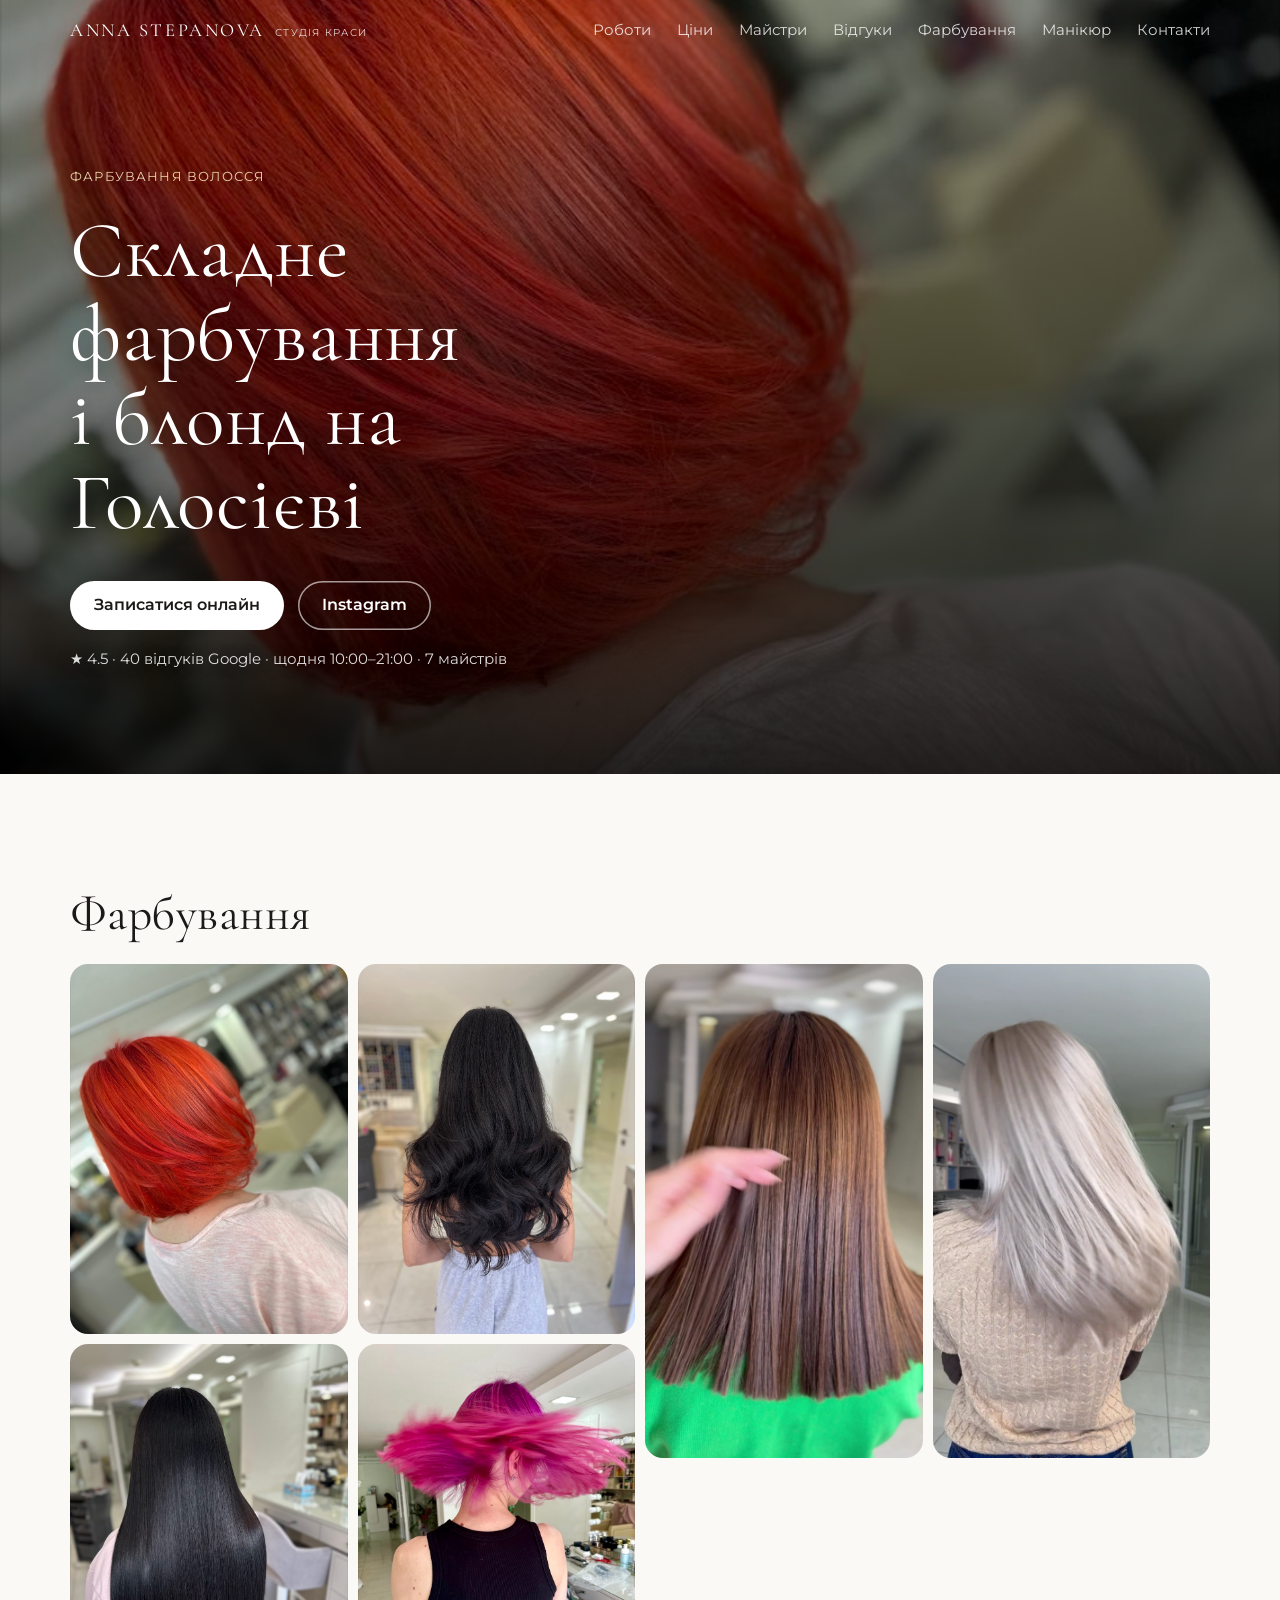
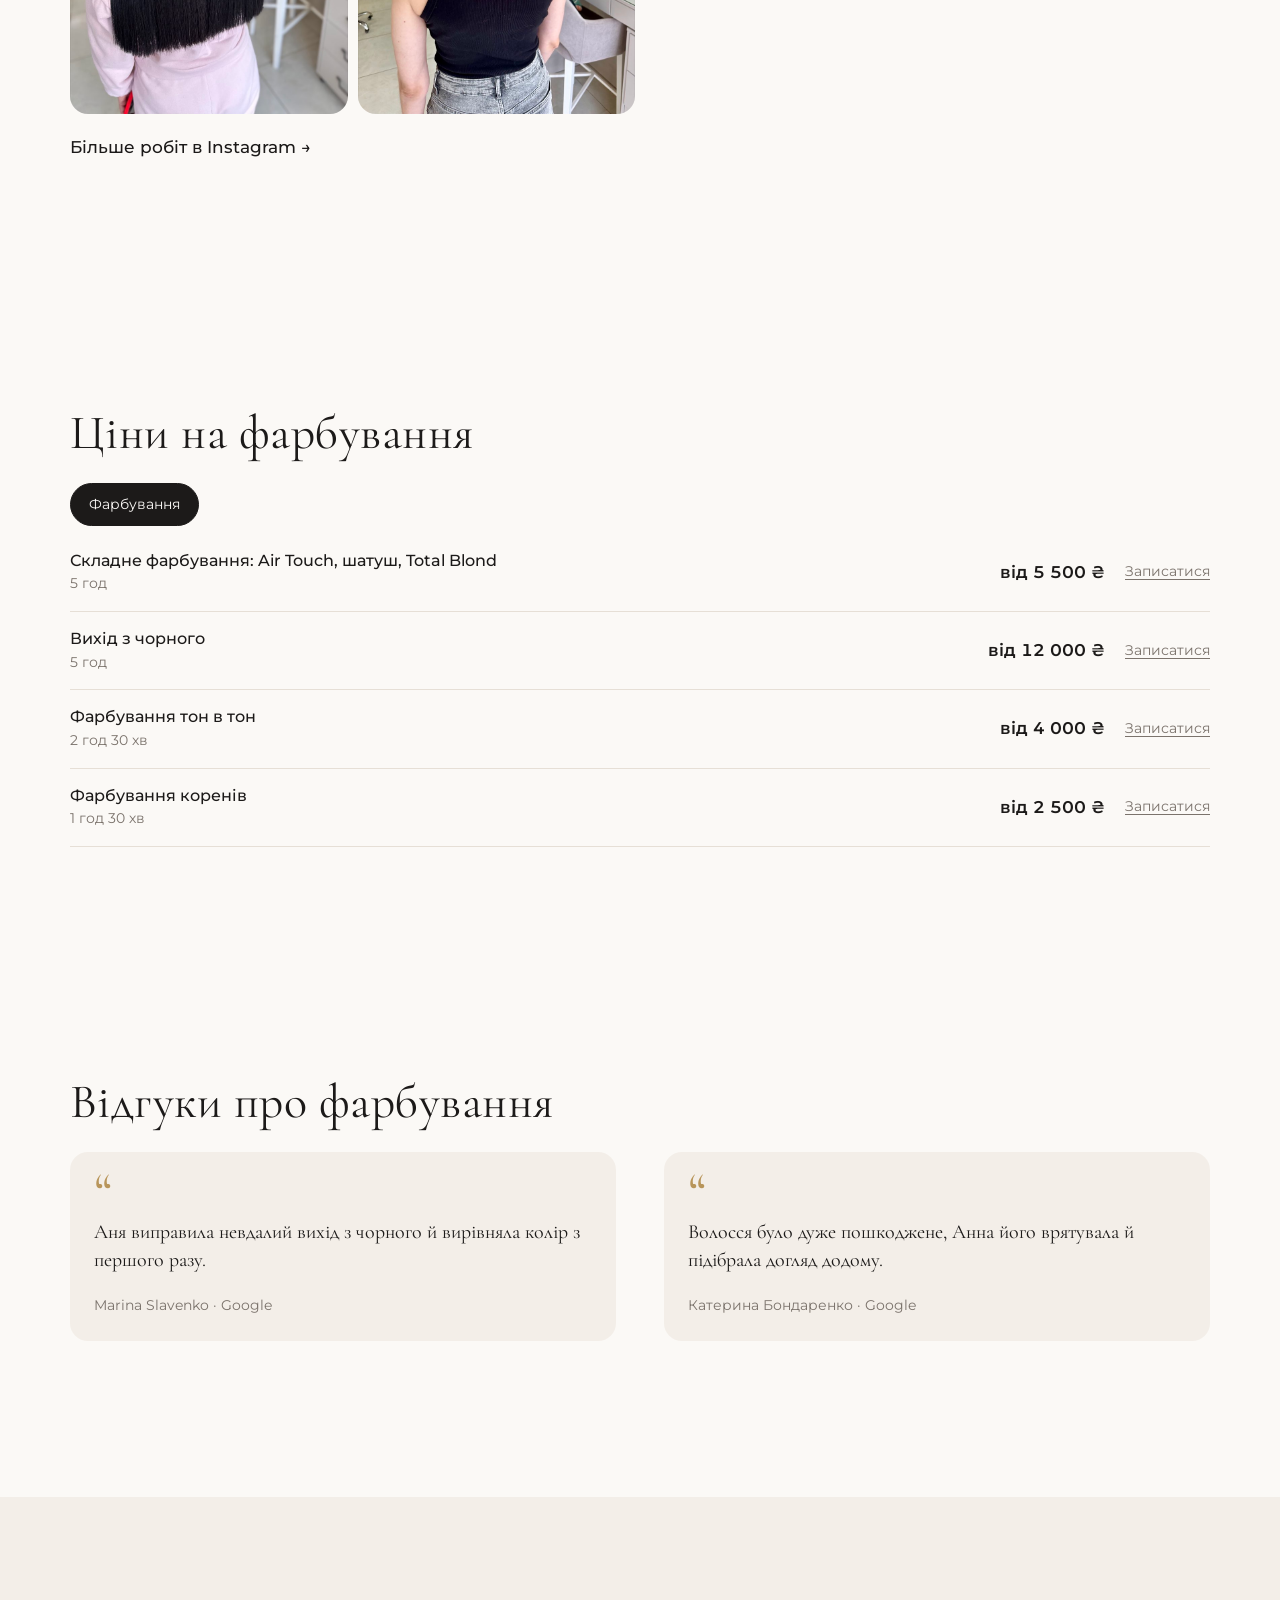
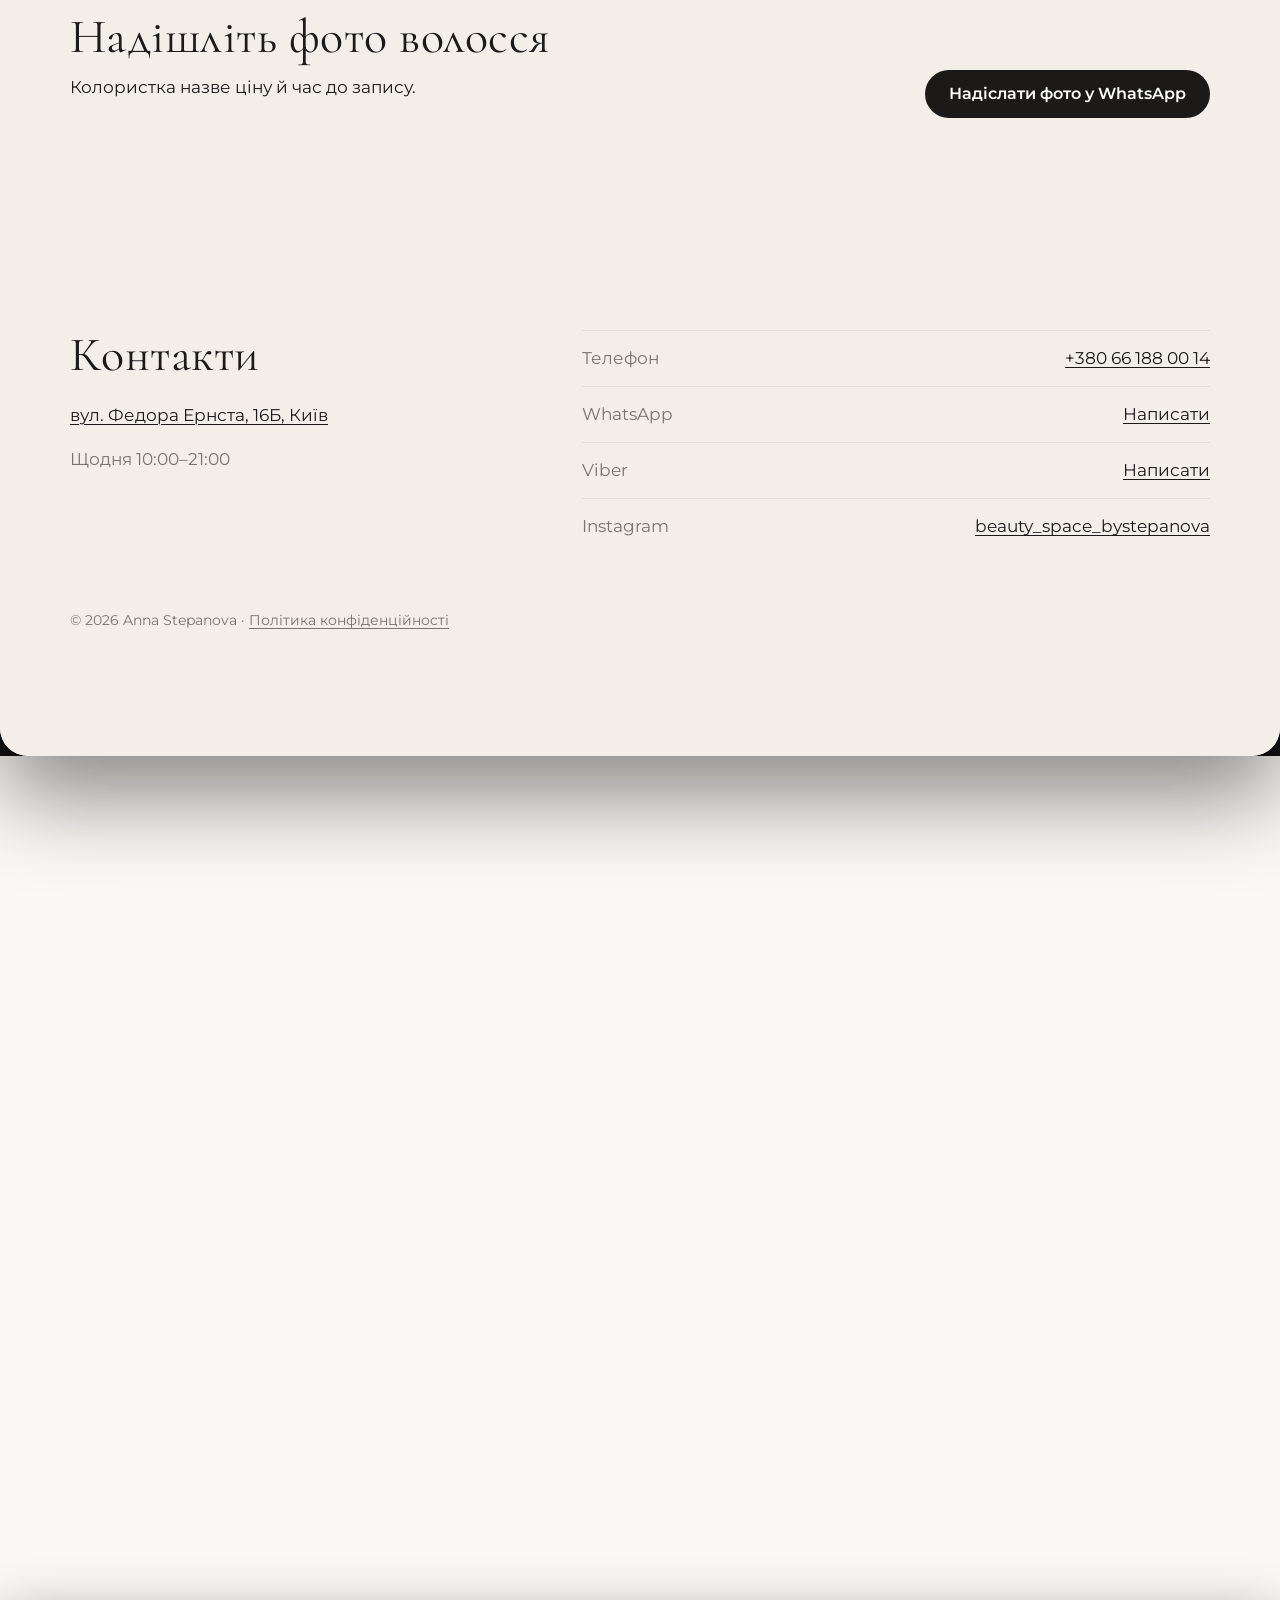
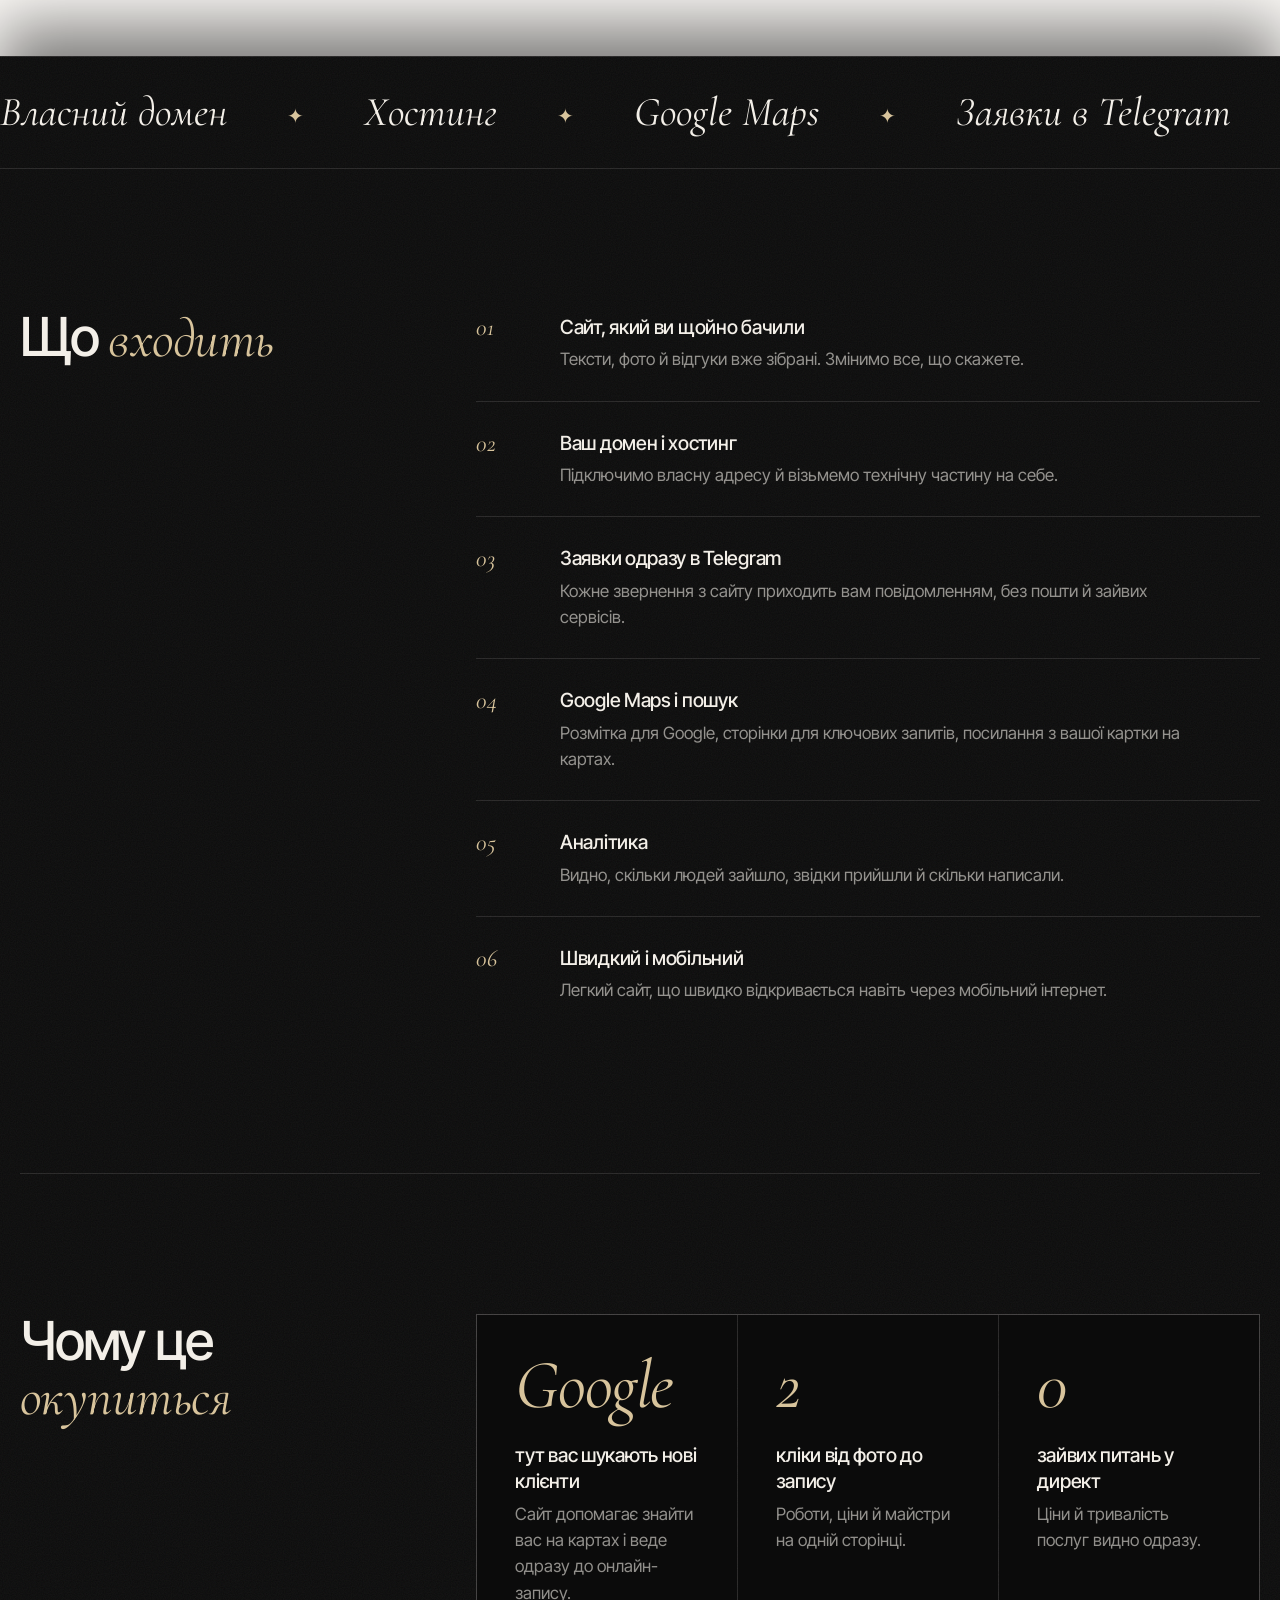
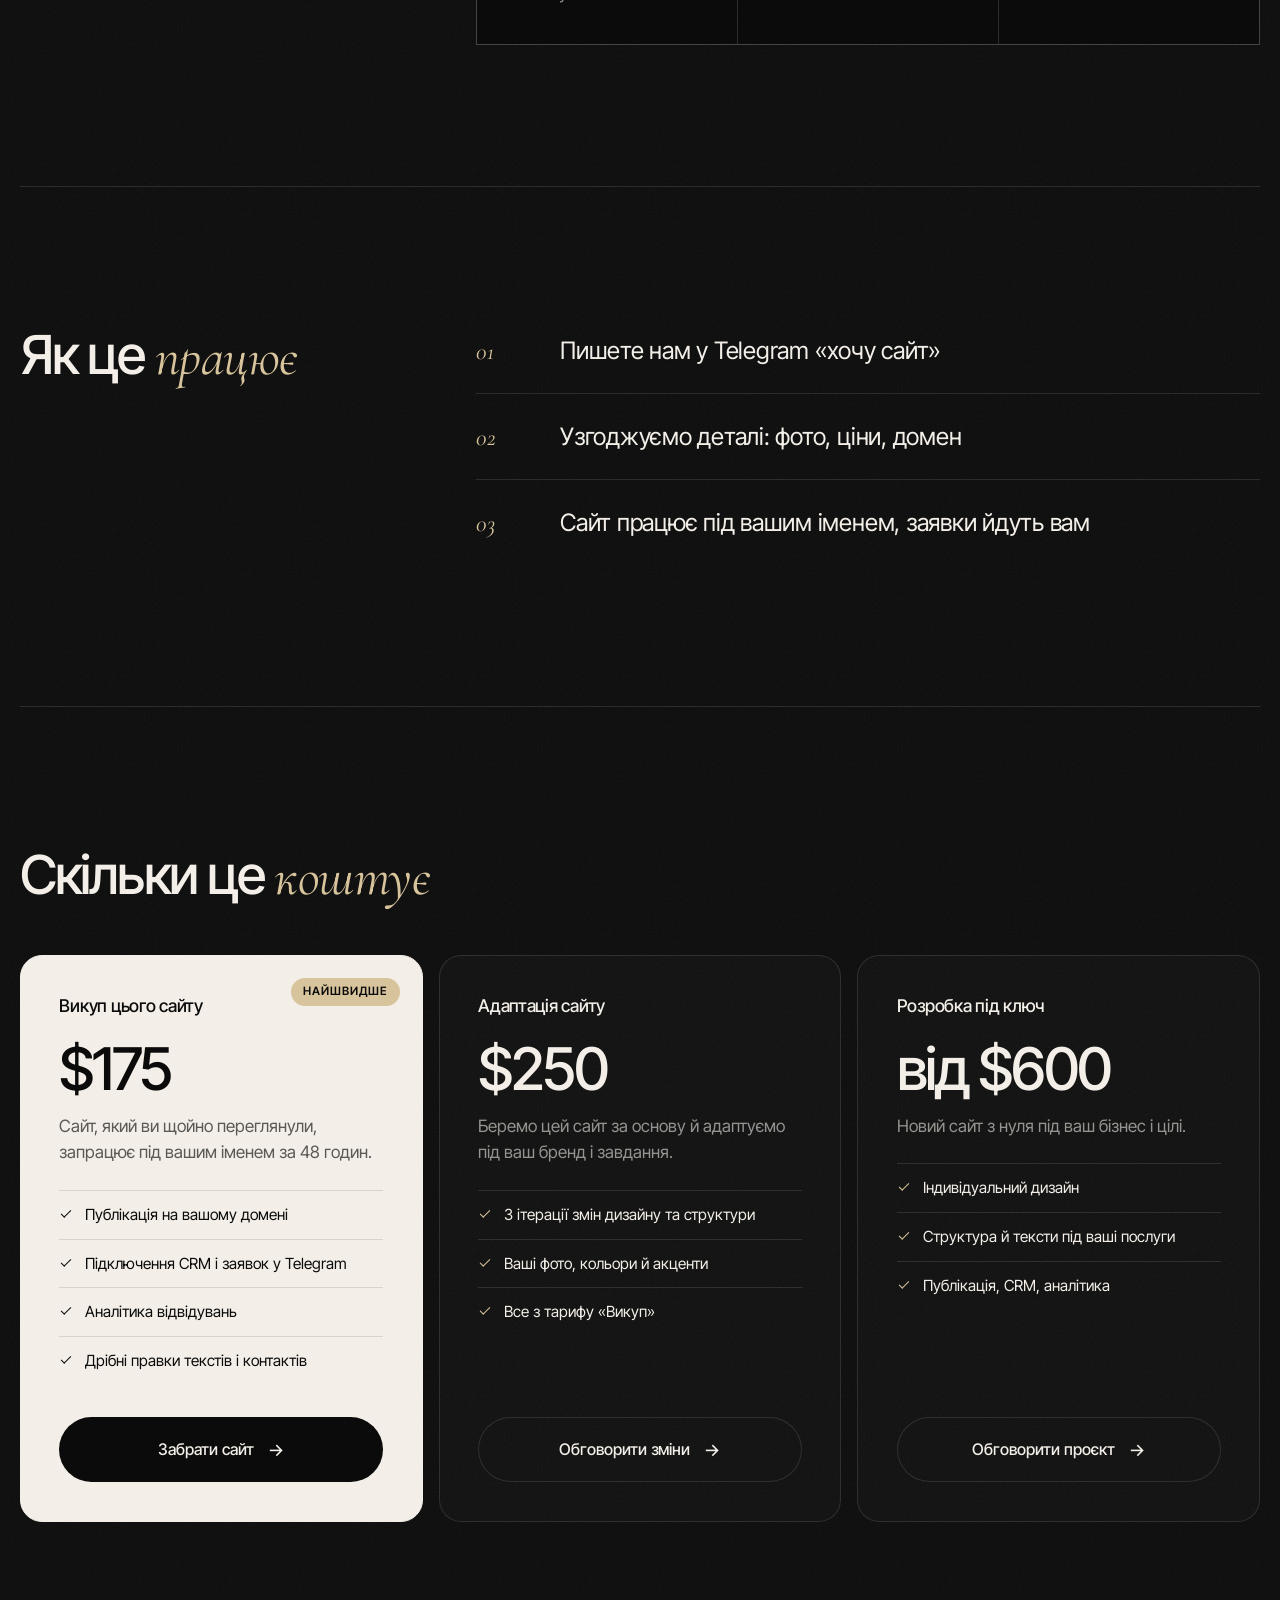
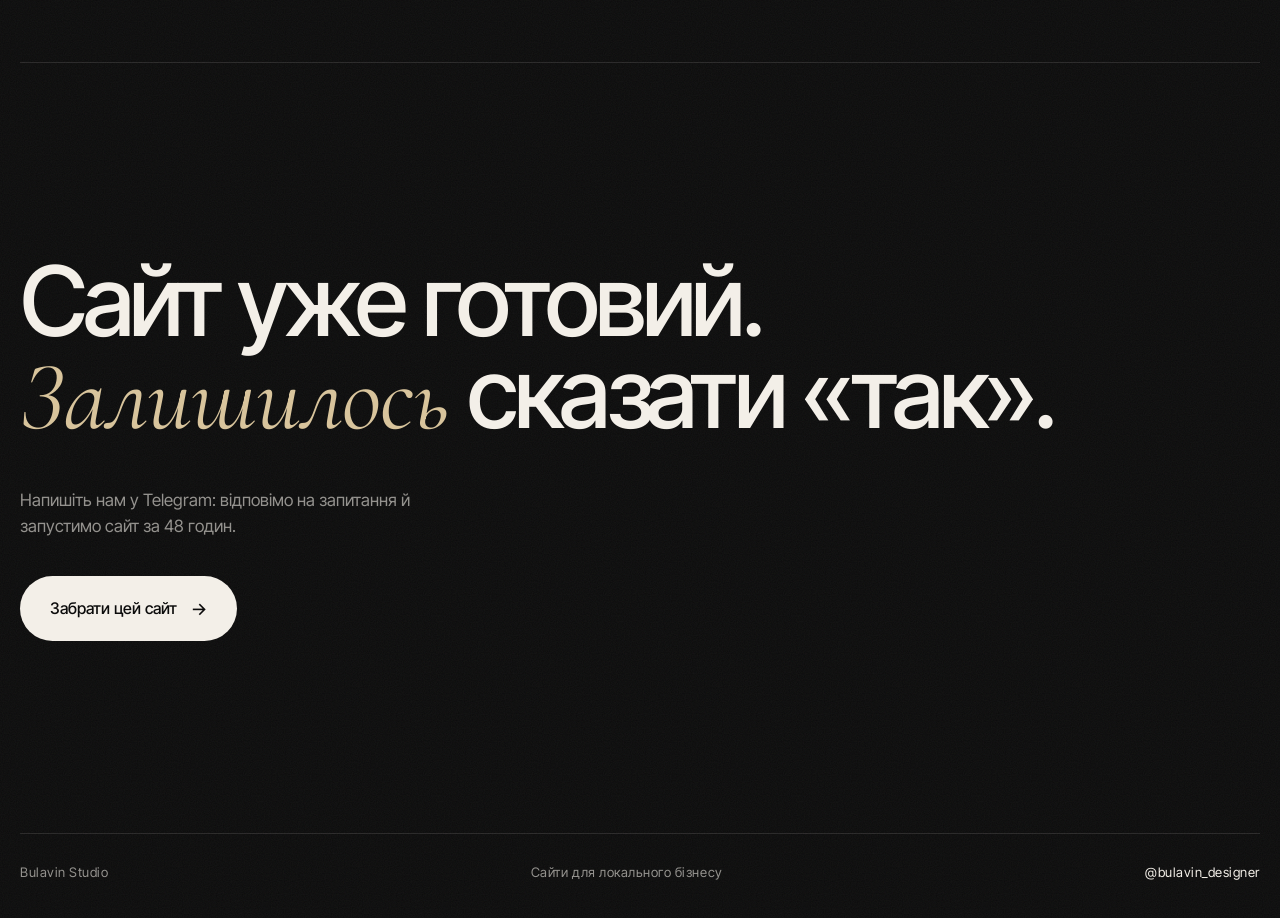
<file: farbuvannia/index.html>
<!doctype html>
<html lang="uk">
<head>
<meta charset="utf-8">
<meta name="viewport" content="width=device-width, initial-scale=1">
<base href="../">
<title>Фарбування волосся на Голосієві від 2 500 ₴ | Anna Stepanova</title>
<meta name="description" content="Air Touch, шатуш, Total Blond, вихід з чорного. Колористка Анна Степанова, вул. Федора Ернста, 16Б, Київ. Щодня 10–21, онлайн-запис.">
<meta name="robots" content="noindex">
<meta property="og:type" content="website">
<meta property="og:title" content="Фарбування волосся на Голосієві від 2 500 ₴ | Anna Stepanova">
<meta property="og:description" content="Air Touch, шатуш, Total Blond, вихід з чорного. Колористка Анна Степанова, вул. Федора Ернста, 16Б, Київ. Щодня 10–21, онлайн-запис.">
<meta property="og:image" content="https://vibecoder-bulavin.github.io/beauty-space-stepanova/assets/hero-blond.jpg">
<link rel="icon" href="data:image/svg+xml,%3Csvg%20xmlns%3D%27http%3A//www.w3.org/2000/svg%27%20viewBox%3D%270%200%2064%2064%27%3E%3Crect%20width%3D%2764%27%20height%3D%2764%27%20rx%3D%2712%27%20fill%3D%27%231c1a19%27/%3E%3Ctext%20x%3D%2732%27%20y%3D%2744%27%20font-size%3D%2736%27%20text-anchor%3D%27middle%27%20fill%3D%27white%27%20font-family%3D%27Georgia%2Cserif%27%3EA%3C/text%3E%3C/svg%3E">
<link rel="preconnect" href="https://fonts.googleapis.com">
<link rel="preconnect" href="https://fonts.gstatic.com" crossorigin>
<link rel="stylesheet" href="https://fonts.googleapis.com/css2?family=Cormorant+Garamond:ital,wght@0,400;0,500;1,400&family=Montserrat:wght@400;500;600&display=swap">
<link rel="stylesheet" href="style.css?v=2611101522">
<link rel="stylesheet" href="https://fonts.googleapis.com/css2?family=Inter+Tight:wght@400;500;600&family=Cormorant+Garamond:ital,wght@1,400;1,500&display=swap">
<script type="application/ld+json">{"@context": "https://schema.org", "@type": "BeautySalon", "name": "Anna Stepanova", "url": "https://vibecoder-bulavin.github.io/beauty-space-stepanova/", "telephone": "+380 66 188 0014", "priceRange": "₴₴", "image": "https://vibecoder-bulavin.github.io/beauty-space-stepanova/assets/hero-blond.jpg", "address": {"@type": "PostalAddress", "streetAddress": "вул. Федора Ернста, 16Б", "addressLocality": "Київ", "addressCountry": "UA"}, "geo": {"@type": "GeoCoordinates", "latitude": 50.4165547, "longitude": 30.4634382}, "openingHours": ["Mo-Su 10:00-21:00"], "hasMap": "https://maps.google.com/?cid=15371598958105945912", "sameAs": ["https://www.instagram.com/beauty_space_bystepanova/"], "aggregateRating": {"@type": "AggregateRating", "ratingValue": 4.5, "reviewCount": 40}, "hasOfferCatalog": {"@type": "OfferCatalog", "name": "Anna Stepanova", "itemListElement": [{"@type": "Offer", "itemOffered": {"@type": "Service", "name": "Складне фарбування: Air Touch, шатуш, Total Blond"}, "description": "від 5 500 ₴"}, {"@type": "Offer", "itemOffered": {"@type": "Service", "name": "Вихід з чорного"}, "description": "від 12 000 ₴"}, {"@type": "Offer", "itemOffered": {"@type": "Service", "name": "Фарбування тон в тон"}, "description": "від 4 000 ₴"}, {"@type": "Offer", "itemOffered": {"@type": "Service", "name": "Фарбування коренів"}, "description": "від 2 500 ₴"}, {"@type": "Offer", "itemOffered": {"@type": "Service", "name": "Камуфлювання сивини для чоловіків"}, "description": "700 ₴"}, {"@type": "Offer", "itemOffered": {"@type": "Service", "name": "Жіноча стрижка"}, "description": "від 1 600 ₴"}, {"@type": "Offer", "itemOffered": {"@type": "Service", "name": "Укладка"}, "description": "від 1 200 ₴"}, {"@type": "Offer", "itemOffered": {"@type": "Service", "name": "Чоловіча стрижка"}, "description": "від 1 000 ₴"}, {"@type": "Offer", "itemOffered": {"@type": "Service", "name": "Дитяча стрижка"}, "description": "від 800 ₴"}, {"@type": "Offer", "itemOffered": {"@type": "Service", "name": "Стрижка чубчика"}, "description": "500 ₴"}, {"@type": "Offer", "itemOffered": {"@type": "Service", "name": "Кератинове вирівнювання"}, "description": "від 4 500 ₴"}, {"@type": "Offer", "itemOffered": {"@type": "Service", "name": "Догляд"}, "description": "від 2 600 ₴"}, {"@type": "Offer", "itemOffered": {"@type": "Service", "name": "Догляд: довжина + шкіра голови"}, "description": "від 2 500 ₴"}, {"@type": "Offer", "itemOffered": {"@type": "Service", "name": "Манікюр комплекс з покриттям"}, "description": "від 1 100 ₴"}, {"@type": "Offer", "itemOffered": {"@type": "Service", "name": "Манікюр"}, "description": "750 ₴"}, {"@type": "Offer", "itemOffered": {"@type": "Service", "name": "Чоловічий манікюр"}, "description": "від 800 ₴"}, {"@type": "Offer", "itemOffered": {"@type": "Service", "name": "Нарощення нігтів"}, "description": "від 1 400 ₴"}, {"@type": "Offer", "itemOffered": {"@type": "Service", "name": "Корекція нарощених нігтів"}, "description": "від 1 300 ₴"}, {"@type": "Offer", "itemOffered": {"@type": "Service", "name": "Покриття гель-лаком"}, "description": "400 ₴"}, {"@type": "Offer", "itemOffered": {"@type": "Service", "name": "Френч або лунки"}, "description": "від 300 ₴"}, {"@type": "Offer", "itemOffered": {"@type": "Service", "name": "SPA-догляд для рук або ніг"}, "description": "від 400 ₴"}, {"@type": "Offer", "itemOffered": {"@type": "Service", "name": "Ламінування та фарбування брів"}, "description": "1 300 ₴"}, {"@type": "Offer", "itemOffered": {"@type": "Service", "name": "Корекція та фарбування брів"}, "description": "1 000 ₴"}, {"@type": "Offer", "itemOffered": {"@type": "Service", "name": "Корекція брів"}, "description": "600 ₴"}, {"@type": "Offer", "itemOffered": {"@type": "Service", "name": "Ламінування вій"}, "description": "1 300 ₴"}, {"@type": "Offer", "itemOffered": {"@type": "Service", "name": "Фарбування вій"}, "description": "700 ₴"}, {"@type": "Offer", "itemOffered": {"@type": "Service", "name": "Корекція ниткою, все обличчя"}, "description": "700 ₴"}, {"@type": "Offer", "itemOffered": {"@type": "Service", "name": "Макіяж"}, "description": "1 700 ₴"}]}}</script>
</head>
<body class="p-beauty m-seo for-sale">
<div class="site">
<header class="top"><div class="wrap bar">
<a class="logo" href="./">Anna Stepanova<small>студія краси</small></a>
<nav><a href="#roboty">Роботи</a><a href="#ceny">Ціни</a><a href="#maistry">Майстри</a><a href="#vidguky">Відгуки</a><a href="farbuvannia/">Фарбування</a><a href="manikiur/">Манікюр</a><a href="#contacts">Контакти</a></nav>
</div></header>
<main>
<section class="hero hero-full"><img src="assets/hair-copper.jpg" alt="Anna Stepanova" fetchpriority="high" class="bg"><div class="wrap"><p class="kicker">Фарбування волосся</p><h1>Складне фарбування і блонд на Голосієві</h1><div class="actions"><a href="https://booking.easyweek.com.ua/beauty-space-by-stepanova-3" class="btn" target="_blank" rel="noopener" data-goal="booking">Записатися онлайн</a><a href="https://www.instagram.com/beauty_space_bystepanova/" class="btn ghost" target="_blank" rel="noopener">Instagram</a></div><p class="trust"><a href="https://maps.google.com/?cid=15371598958105945912" target="_blank" rel="noopener">★ 4.5 · 40 відгуків Google</a> · щодня 10:00–21:00 · 7 майстрів</p></div></section><section id="portfolio" class="s-portfolio"><div class="wrap"><div class="phead"><h2>Фарбування</h2><div class="chips" data-chips></div></div><div class="portfolio" data-portfolio><figure data-cat="0"><img src="assets/hair-copper.jpg" alt="Волосся" loading="lazy" decoding="async"></figure><figure data-cat="0"><img src="assets/hair-black.jpg" alt="Волосся" loading="lazy" decoding="async"></figure><figure data-cat="0"><img src="assets/hair-waves.jpg" alt="Волосся" loading="lazy" decoding="async"></figure><figure data-cat="0"><img src="assets/hair-pink.jpg" alt="Волосся" loading="lazy" decoding="async"></figure><figure data-cat="0"><img src="assets/hair-brown.jpg" alt="Волосся" loading="lazy" decoding="async"></figure><figure data-cat="0"><img src="assets/hero-blond.jpg" alt="Волосся" loading="lazy" decoding="async"></figure></div><p class="more"><a href="https://www.instagram.com/beauty_space_bystepanova/" target="_blank" rel="noopener">Більше робіт в Instagram →</a></p></div></section><section id="pricetabs" class="s-pricetabs"><div class="wrap"><h2>Ціни на фарбування</h2><div class="prose"></div><div class="tabs" data-tabs><button type="button" class="tab on" data-tab="0">Фарбування</button></div><div class="panel" data-panel="0"><ul class="plist"><li><div><h3>Складне фарбування: Air Touch, шатуш, Total Blond</h3><p>5 год</p></div><span class="price">від 5 500 ₴</span><a href="https://booking.easyweek.com.ua/beauty-space-by-stepanova-3" class="rowbook" target="_blank" rel="noopener" data-goal="booking">Записатися</a></li><li><div><h3>Вихід з чорного</h3><p>5 год</p></div><span class="price">від 12 000 ₴</span><a href="https://booking.easyweek.com.ua/beauty-space-by-stepanova-3" class="rowbook" target="_blank" rel="noopener" data-goal="booking">Записатися</a></li><li><div><h3>Фарбування тон в тон</h3><p>2 год 30 хв</p></div><span class="price">від 4 000 ₴</span><a href="https://booking.easyweek.com.ua/beauty-space-by-stepanova-3" class="rowbook" target="_blank" rel="noopener" data-goal="booking">Записатися</a></li><li><div><h3>Фарбування коренів</h3><p>1 год 30 хв</p></div><span class="price">від 2 500 ₴</span><a href="https://booking.easyweek.com.ua/beauty-space-by-stepanova-3" class="rowbook" target="_blank" rel="noopener" data-goal="booking">Записатися</a></li></ul></div></div></section><section id="reviews" class="s-reviews"><div class="wrap"><h2>Відгуки про фарбування</h2><div class="reviews"><blockquote><p>Аня виправила невдалий вихід з чорного й вирівняла колір з першого разу.</p><footer>Marina Slavenko · Google</footer></blockquote><blockquote><p>Волосся було дуже пошкоджене, Анна його врятувала й підібрала догляд додому.</p><footer>Катерина Бондаренко · Google</footer></blockquote></div></div></section><section id="cta" class="s-cta alt"><div class="wrap"><div class="cta"><div><h2>Надішліть фото волосся</h2><p>Колористка назве ціну й час до запису.</p></div><a href="https://wa.me/380661880014?text=%D0%94%D0%BE%D0%B1%D1%80%D0%B8%D0%B9%20%D0%B4%D0%B5%D0%BD%D1%8C!%20%D0%A5%D0%BE%D1%87%D1%83%20%D0%B4%D1%96%D0%B7%D0%BD%D0%B0%D1%82%D0%B8%D1%81%D1%8F%20%D1%86%D1%96%D0%BD%D1%83%20%D1%84%D0%B0%D1%80%D0%B1%D1%83%D0%B2%D0%B0%D0%BD%D0%BD%D1%8F%2C%20%D0%BD%D0%B0%D0%B4%D1%81%D0%B8%D0%BB%D0%B0%D1%8E%20%D1%84%D0%BE%D1%82%D0%BE." class="btn" target="_blank" rel="noopener" data-goal="whatsapp">Надіслати фото у WhatsApp</a></div></div></section>
</main>
<footer id="contacts" class="foot"><div class="wrap"><div class="foot-grid"><div><h2>Контакти</h2><p><a href="https://maps.google.com/?cid=15371598958105945912" target="_blank" rel="noopener">вул. Федора Ернста, 16Б, Київ</a></p><p class="muted">Щодня 10:00–21:00</p></div><ul class="contacts"><li><span>Телефон</span><a href="tel:+380661880014" data-goal="phone">+380 66 188 00 14</a></li><li><span>WhatsApp</span><a href="https://wa.me/380661880014" target="_blank" rel="noopener" data-goal="whatsapp">Написати</a></li><li><span>Viber</span><a href="viber://chat?number=%2B380661880014" data-goal="viber">Написати</a></li><li><span>Instagram</span><a href="https://www.instagram.com/beauty_space_bystepanova/" target="_blank" rel="noopener">beauty_space_bystepanova</a></li></ul></div><p class="muted small">© 2026 Anna Stepanova · <a href="privacy/">Політика конфіденційності</a></p></div></footer>
</div>
<aside class="pitch" id="pitch" lang="uk">
<div class="p-intro"><div class="pwrap">
<p class="pk">Bulavin Studio · демо-версія</p>
<h2 class="ph1">Anna Stepanova: ваш сайт уже <em>готовий</em></h2>
<div class="prow"><p class="psub">Ви щойно переглянули його очима клієнта. На вашому домені він запрацює за 48 годин.</p><a href="https://t.me/bulavin_designer" class="pbtn" target="_blank" rel="noopener" data-goal="telegram">Забрати цей сайт</a></div>
<p class="pscroll">Гортайте далі</p>
</div></div>
<div class="p-body">
<div class="pticker" aria-hidden="true"><div><span>Власний домен</span><span>Хостинг</span><span>Google Maps</span><span>Заявки в Telegram</span><span>Аналітика</span><span>Мобільна версія</span><span>Швидкий запуск</span><span>Власний домен</span><span>Хостинг</span><span>Google Maps</span><span>Заявки в Telegram</span><span>Аналітика</span><span>Мобільна версія</span><span>Швидкий запуск</span></div></div>
<section class="pwrap psec"><h2 class="ph2">Що <em>входить</em></h2><ol class="pinc"><li><span class="pn">01</span><div><h3>Сайт, який ви щойно бачили</h3><p>Тексти, фото й відгуки вже зібрані. Змінимо все, що скажете.</p></div></li><li><span class="pn">02</span><div><h3>Ваш домен і хостинг</h3><p>Підключимо власну адресу й візьмемо технічну частину на себе.</p></div></li><li><span class="pn">03</span><div><h3>Заявки одразу в Telegram</h3><p>Кожне звернення з сайту приходить вам повідомленням, без пошти й зайвих сервісів.</p></div></li><li><span class="pn">04</span><div><h3>Google Maps і пошук</h3><p>Розмітка для Google, сторінки для ключових запитів, посилання з вашої картки на картах.</p></div></li><li><span class="pn">05</span><div><h3>Аналітика</h3><p>Видно, скільки людей зайшло, звідки прийшли й скільки написали.</p></div></li><li><span class="pn">06</span><div><h3>Швидкий і мобільний</h3><p>Легкий сайт, що швидко відкривається навіть через мобільний інтернет.</p></div></li></ol></section>
<section class="pwrap psec"><h2 class="ph2">Чому це <em>окупиться</em></h2><div class="pwhy"><div class="pw"><strong>Google</strong><h3>тут вас шукають нові клієнти</h3><p>Сайт допомагає знайти вас на картах і веде одразу до онлайн-запису.</p></div><div class="pw"><strong>2</strong><h3>кліки від фото до запису</h3><p>Роботи, ціни й майстри на одній сторінці.</p></div><div class="pw"><strong>0</strong><h3>зайвих питань у директ</h3><p>Ціни й тривалість послуг видно одразу.</p></div></div></section>
<section class="pwrap psec"><h2 class="ph2">Як це <em>працює</em></h2><ol class="psteps"><li><span class="pn">01</span><p>Пишете нам у Telegram «хочу сайт»</p></li><li><span class="pn">02</span><p>Узгоджуємо деталі: фото, ціни, домен</p></li><li><span class="pn">03</span><p>Сайт працює під вашим іменем, заявки йдуть вам</p></li></ol></section>
<section class="pwrap psec pplans-sec"><h2 class="ph2">Скільки це <em>коштує</em></h2><div class="pplans"><article class="pplan on"><span class="ptag">Найшвидше</span><h3>Викуп цього сайту</h3><p class="pprice">$175</p><p class="plead">Сайт, який ви щойно переглянули, запрацює під вашим іменем за 48 годин.</p><ul><li>Публікація на вашому домені</li><li>Підключення CRM і заявок у Telegram</li><li>Аналітика відвідувань</li><li>Дрібні правки текстів і контактів</li></ul><a href="https://t.me/bulavin_designer" class="pbtn" target="_blank" rel="noopener" data-goal="telegram">Забрати сайт</a></article><article class="pplan"><h3>Адаптація сайту</h3><p class="pprice">$250</p><p class="plead">Беремо цей сайт за основу й адаптуємо під ваш бренд і завдання.</p><ul><li>3 ітерації змін дизайну та структури</li><li>Ваші фото, кольори й акценти</li><li>Все з тарифу «Викуп»</li></ul><a href="https://t.me/bulavin_designer" class="pbtn ghost" target="_blank" rel="noopener" data-goal="telegram">Обговорити зміни</a></article><article class="pplan"><h3>Розробка під ключ</h3><p class="pprice">від $600</p><p class="plead">Новий сайт з нуля під ваш бізнес і цілі.</p><ul><li>Індивідуальний дизайн</li><li>Структура й тексти під ваші послуги</li><li>Публікація, CRM, аналітика</li></ul><a href="https://t.me/bulavin_designer" class="pbtn ghost" target="_blank" rel="noopener" data-goal="telegram">Обговорити проєкт</a></article></div></section>
<section class="pwrap pfinal"><h2 class="ph1">Сайт уже готовий. <em>Залишилось</em> сказати «так».</h2><p class="psub">Напишіть нам у Telegram: відповімо на запитання й запустимо сайт за 48 годин.</p><a href="https://t.me/bulavin_designer" class="pbtn" target="_blank" rel="noopener" data-goal="telegram">Забрати цей сайт</a></section>
<footer class="pwrap pfoot"><span>Bulavin Studio</span><span>Сайти для локального бізнесу</span><a href="https://t.me/bulavin_designer" target="_blank" rel="noopener" data-goal="telegram">@bulavin_designer</a></footer>
</div></aside>
<div class="mbar"><a href="https://booking.easyweek.com.ua/beauty-space-by-stepanova-3" class="btn" target="_blank" rel="noopener" data-goal="booking">Записатися онлайн</a></div>

<script type="application/json" id="cfg">{"wa": "380661880014", "msg": "Добрий день! Хочу записатися.", "page": "farbuvannia/", "brand": "Anna Stepanova", "t": {"err_name": "Вкажіть ім'я", "err_phone": "Перевірте номер телефону", "sending": "Надсилаємо…"}}</script>
<script src="site.js?v=2611101522" defer></script>
</body>
</html>
</file>
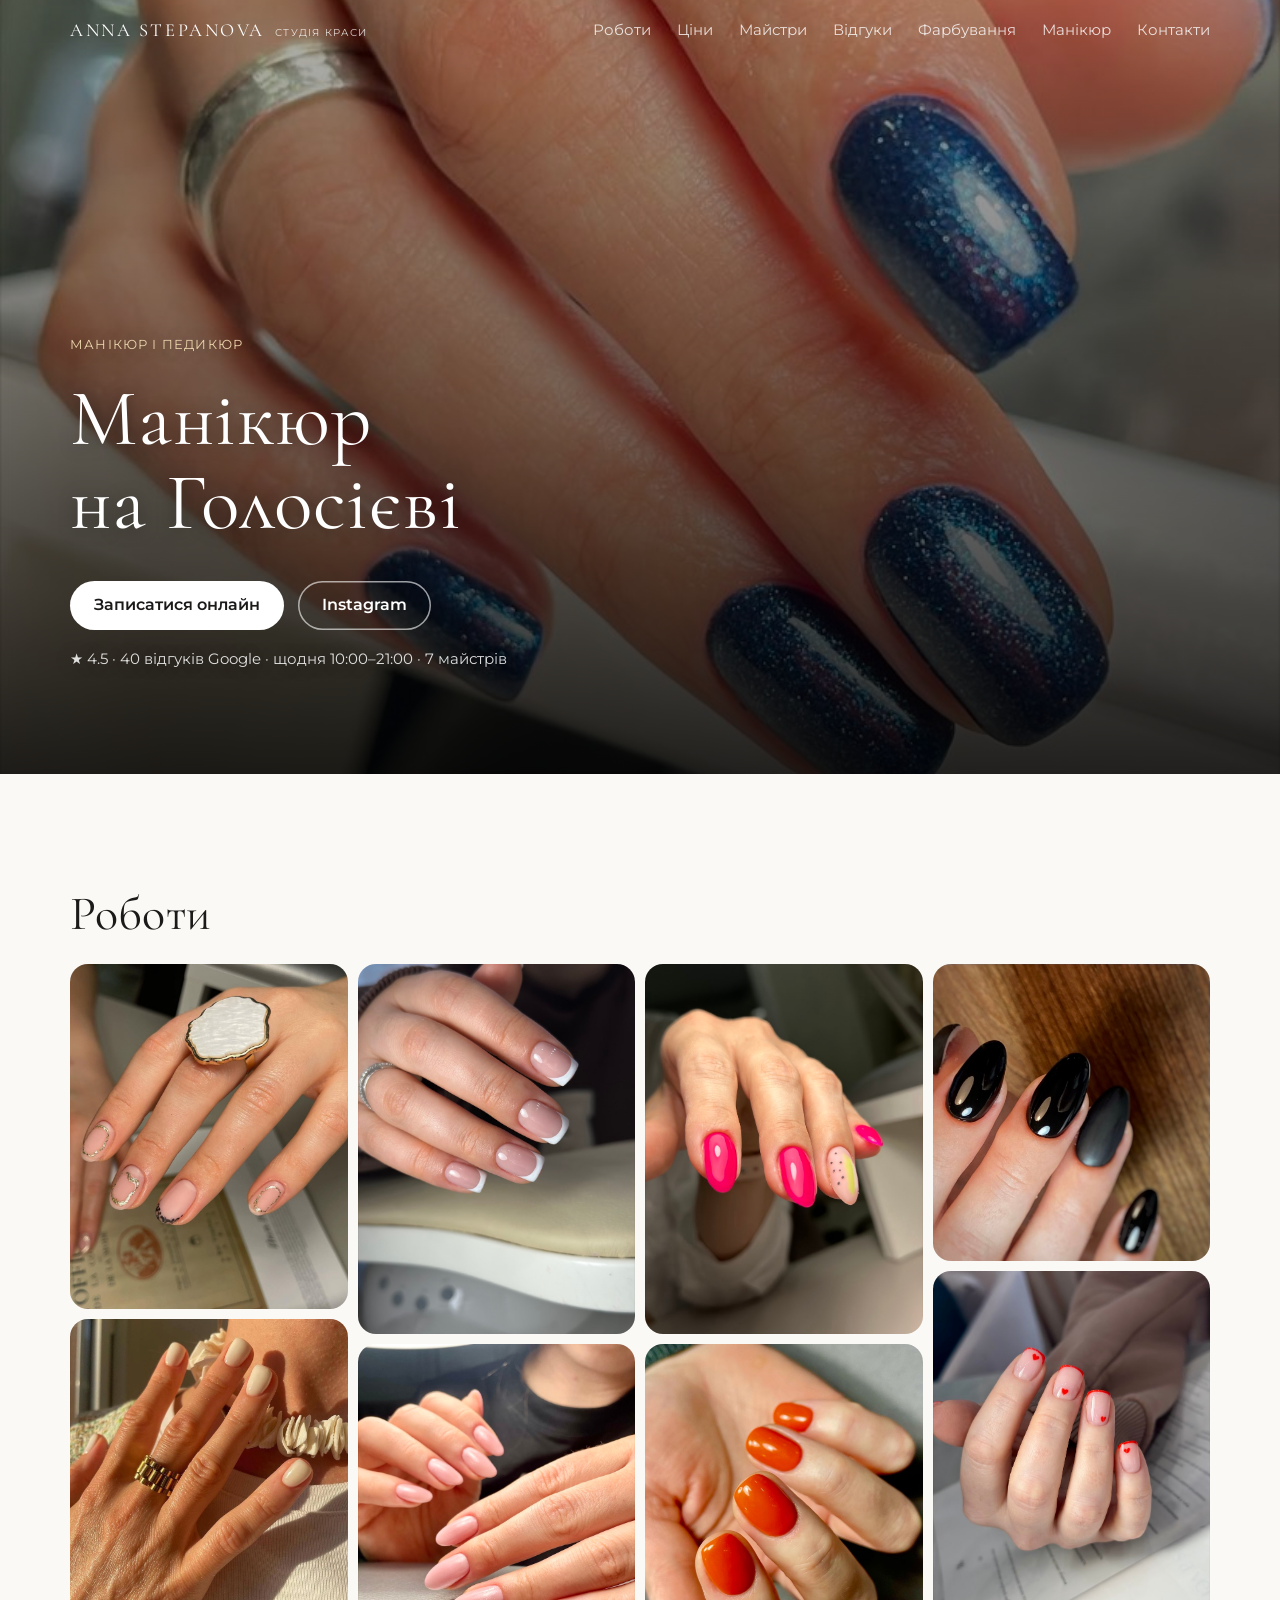
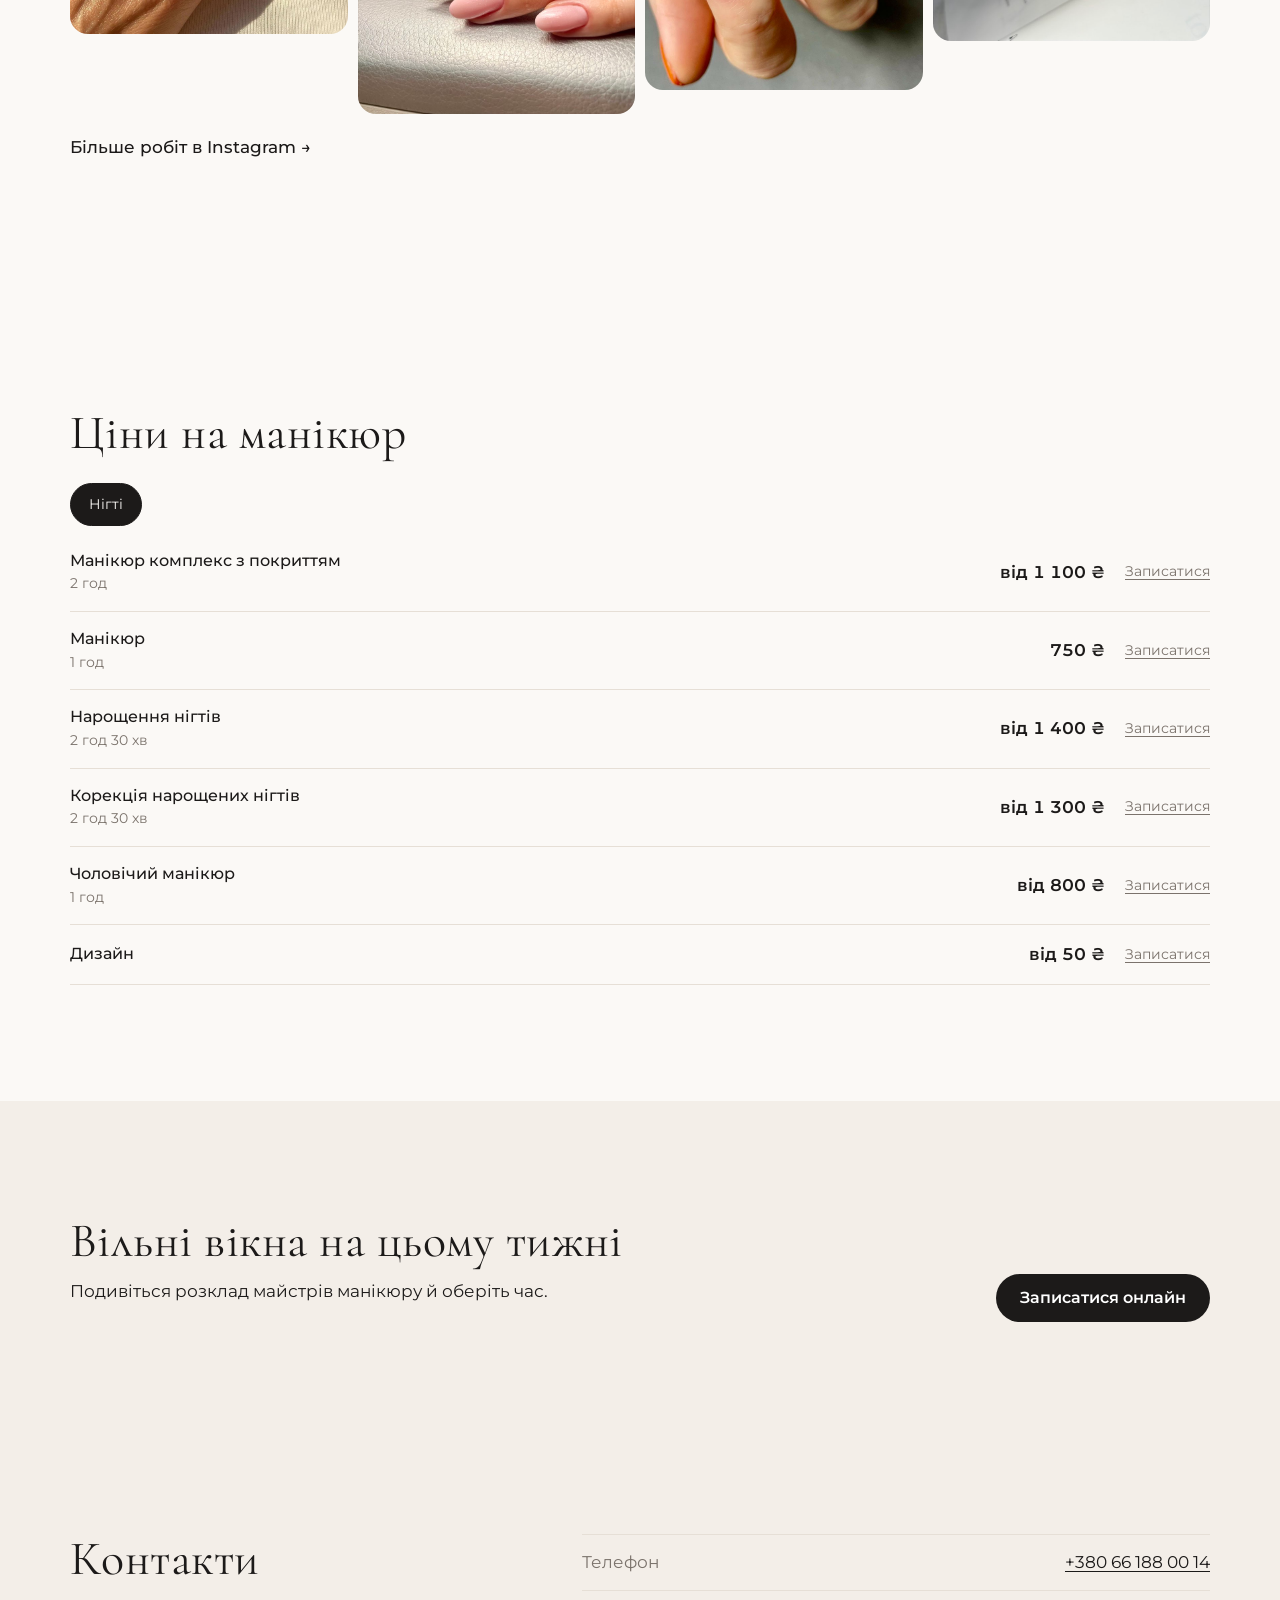
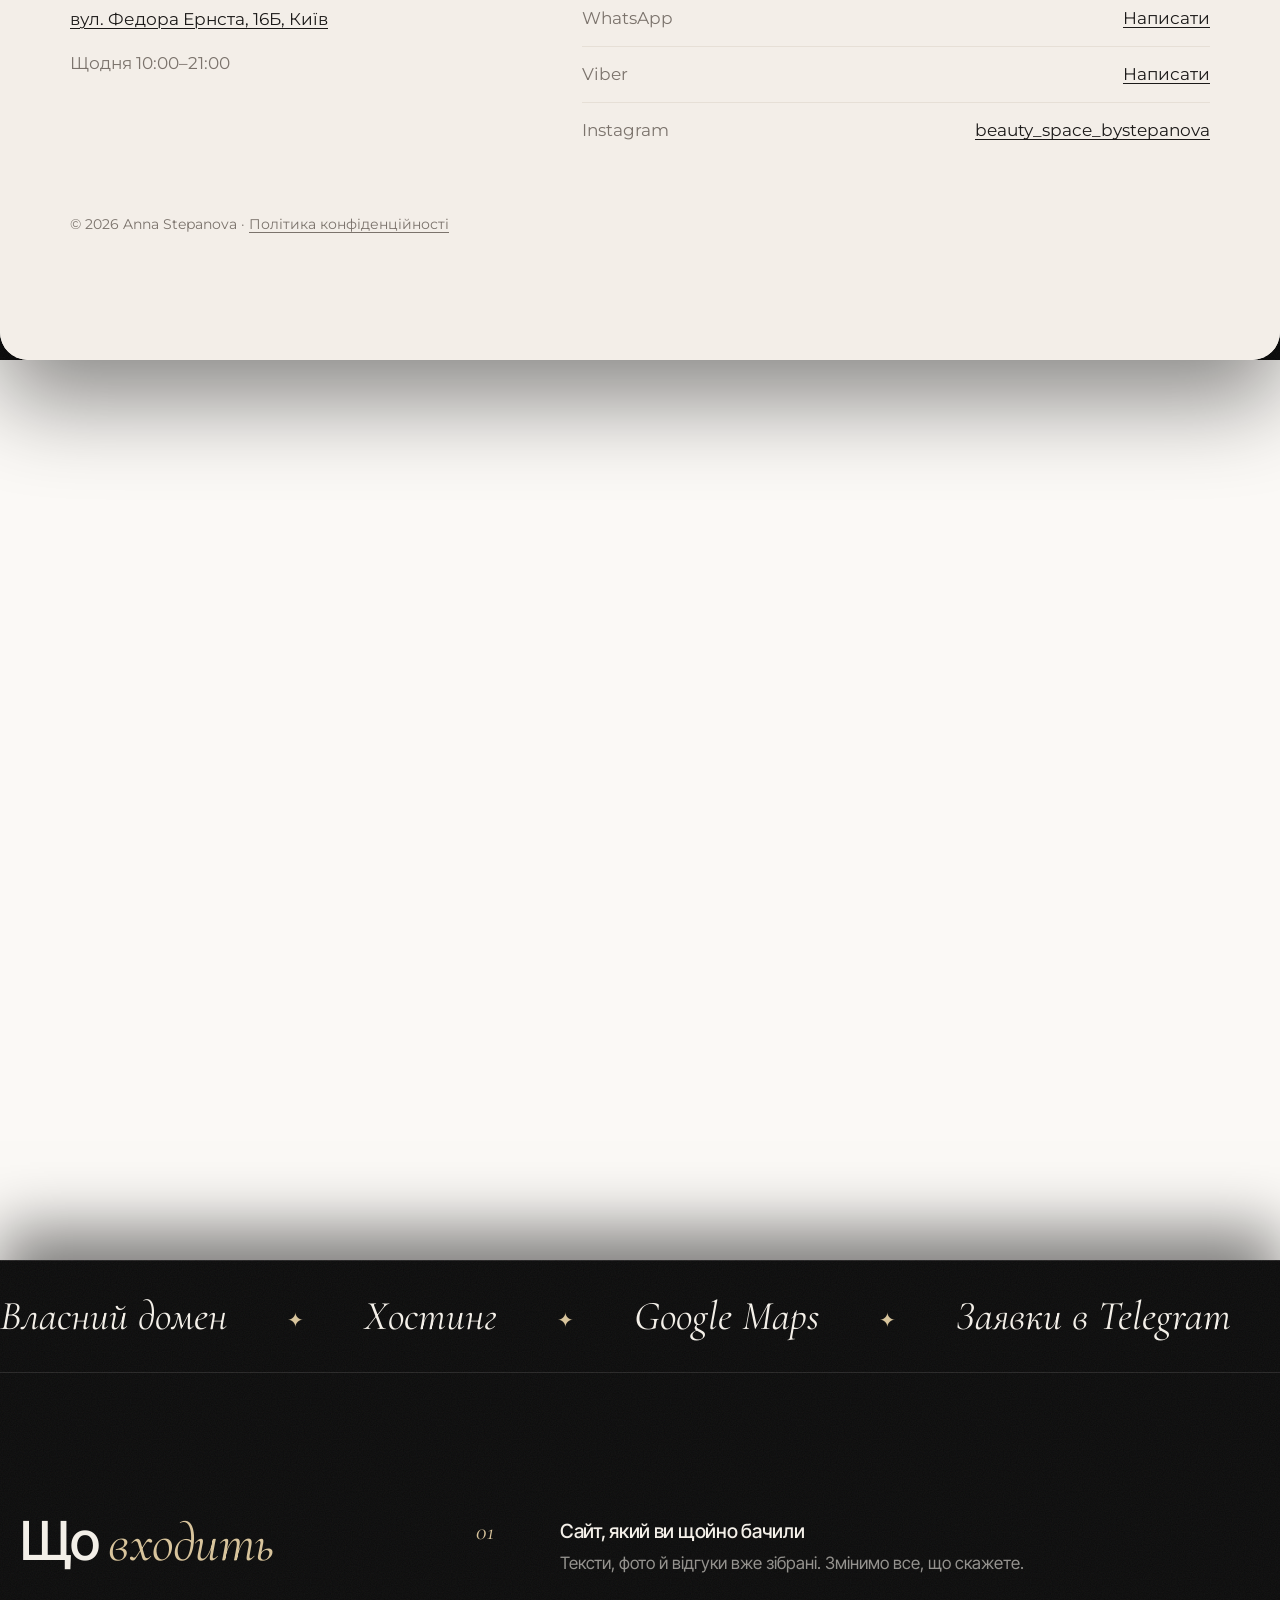
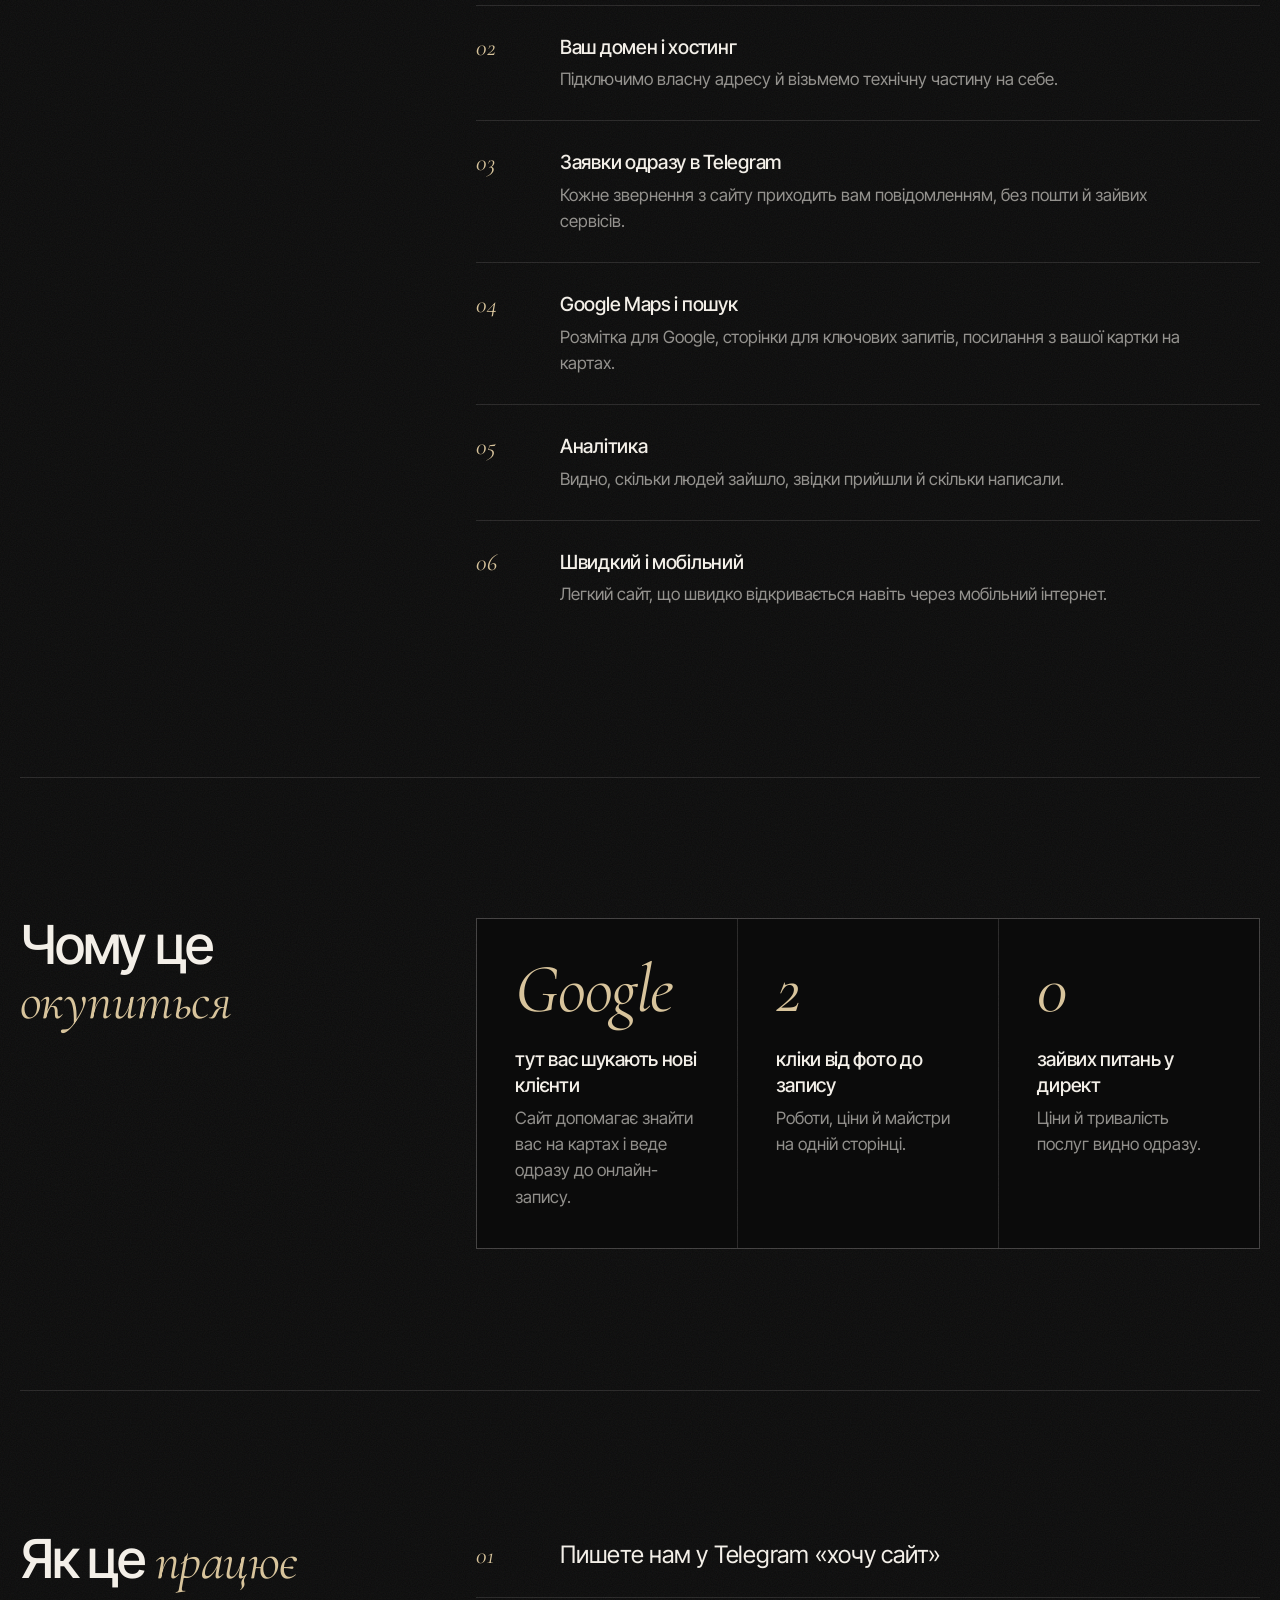
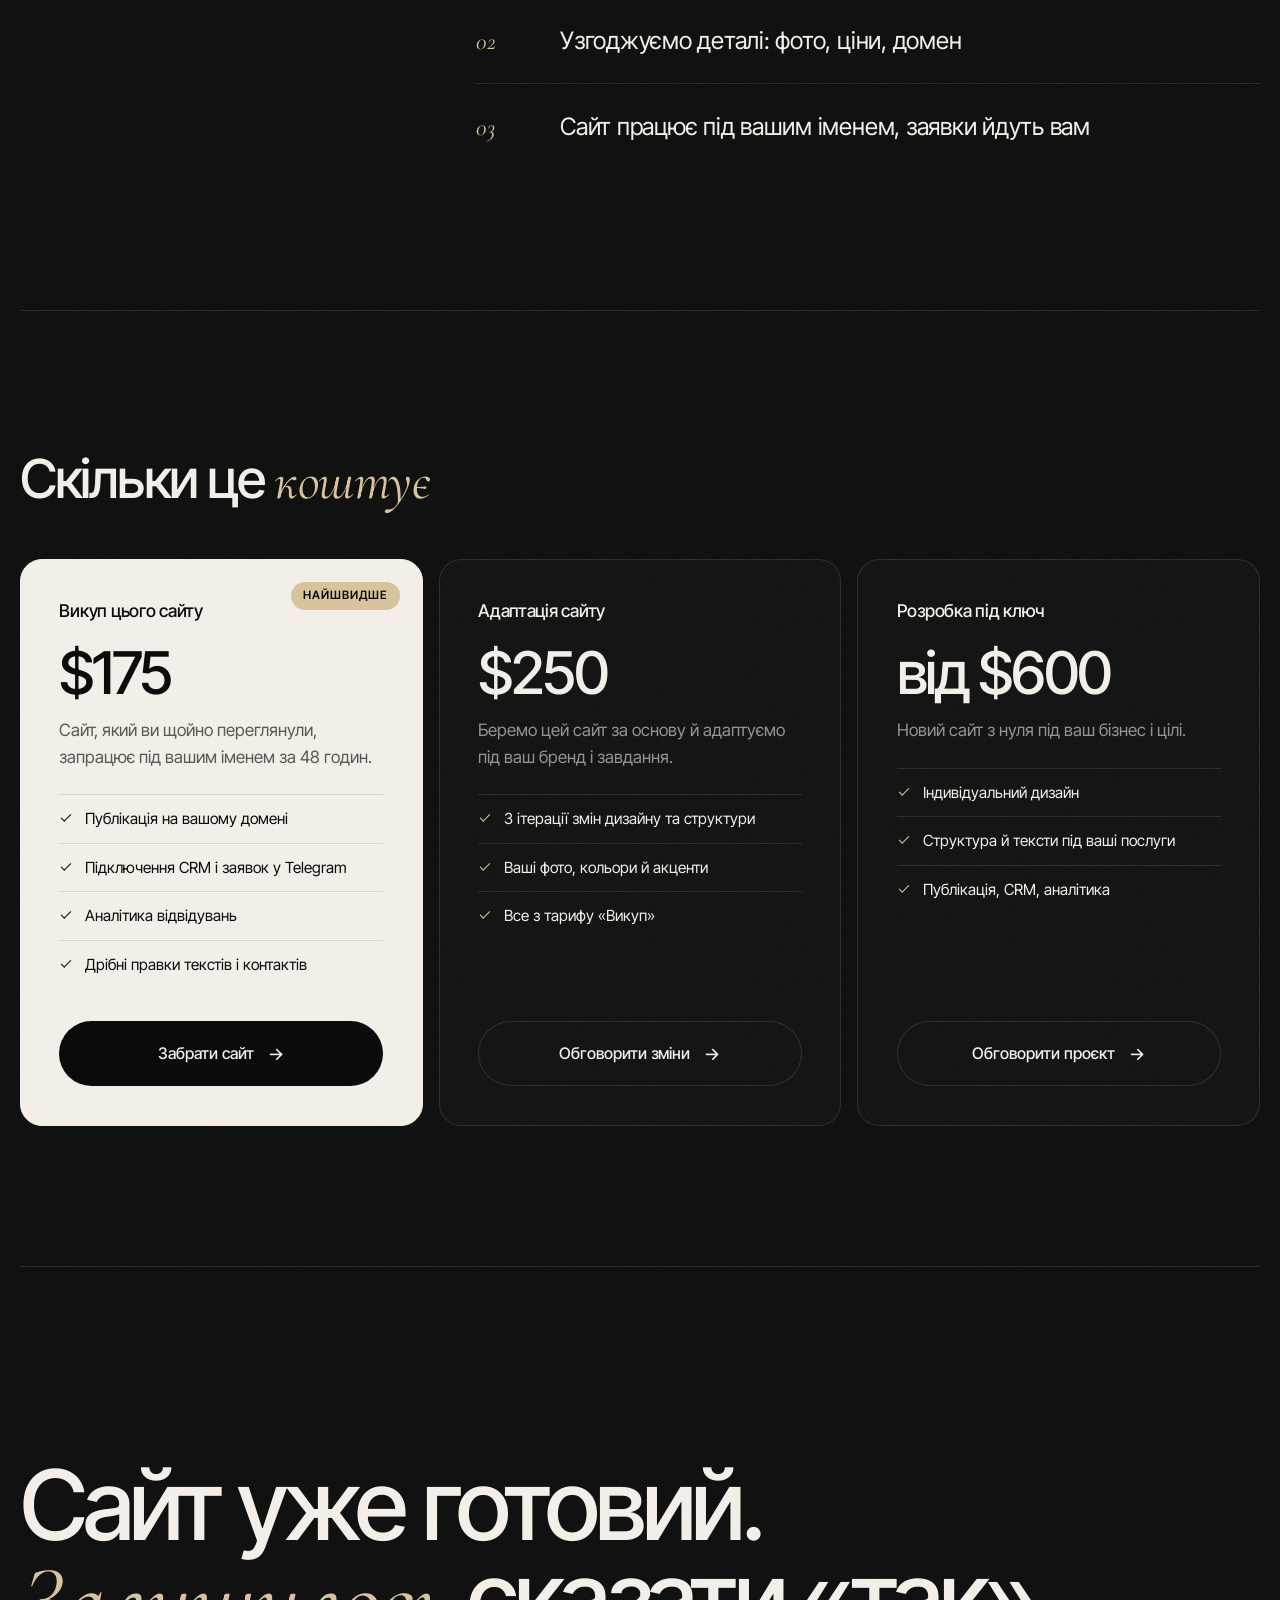
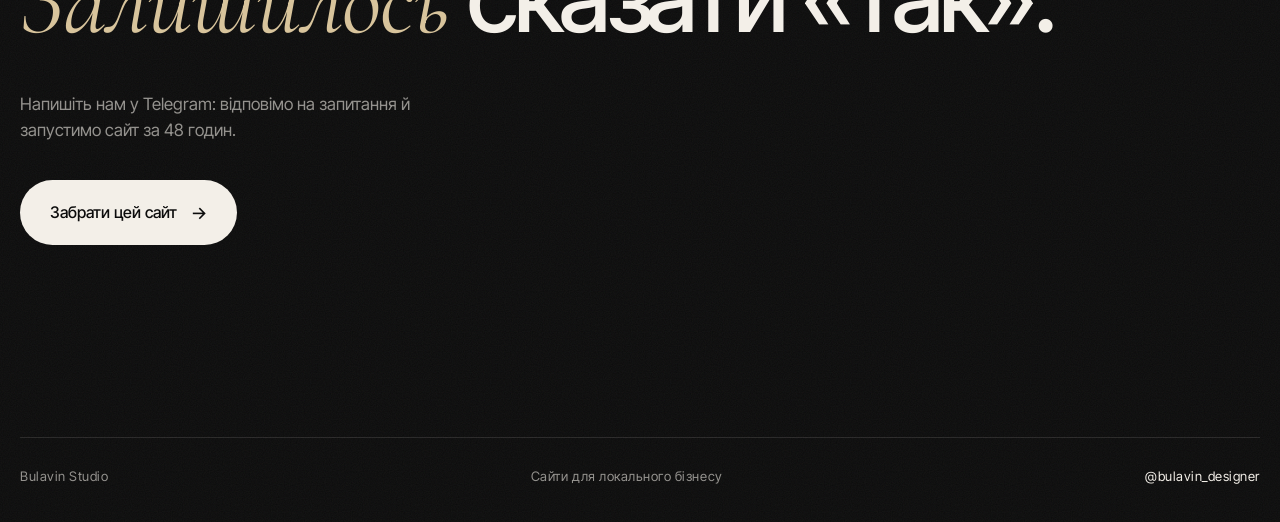
<file: manikiur/index.html>
<!doctype html>
<html lang="uk">
<head>
<meta charset="utf-8">
<meta name="viewport" content="width=device-width, initial-scale=1">
<base href="../">
<title>Манікюр на Голосієві від 750 ₴, щодня до 21:00</title>
<meta name="description" content="Манікюр з покриттям від 1 100 ₴, нарощення від 1 400 ₴, чоловічий манікюр. Студія краси Anna Stepanova, вул. Федора Ернста, 16Б, Київ.">
<meta name="robots" content="noindex">
<meta property="og:type" content="website">
<meta property="og:title" content="Манікюр на Голосієві від 750 ₴, щодня до 21:00">
<meta property="og:description" content="Манікюр з покриттям від 1 100 ₴, нарощення від 1 400 ₴, чоловічий манікюр. Студія краси Anna Stepanova, вул. Федора Ернста, 16Б, Київ.">
<meta property="og:image" content="https://vibecoder-bulavin.github.io/beauty-space-stepanova/assets/hero-blond.jpg">
<link rel="icon" href="data:image/svg+xml,%3Csvg%20xmlns%3D%27http%3A//www.w3.org/2000/svg%27%20viewBox%3D%270%200%2064%2064%27%3E%3Crect%20width%3D%2764%27%20height%3D%2764%27%20rx%3D%2712%27%20fill%3D%27%231c1a19%27/%3E%3Ctext%20x%3D%2732%27%20y%3D%2744%27%20font-size%3D%2736%27%20text-anchor%3D%27middle%27%20fill%3D%27white%27%20font-family%3D%27Georgia%2Cserif%27%3EA%3C/text%3E%3C/svg%3E">
<link rel="preconnect" href="https://fonts.googleapis.com">
<link rel="preconnect" href="https://fonts.gstatic.com" crossorigin>
<link rel="stylesheet" href="https://fonts.googleapis.com/css2?family=Cormorant+Garamond:ital,wght@0,400;0,500;1,400&family=Montserrat:wght@400;500;600&display=swap">
<link rel="stylesheet" href="style.css?v=2611101522">
<link rel="stylesheet" href="https://fonts.googleapis.com/css2?family=Inter+Tight:wght@400;500;600&family=Cormorant+Garamond:ital,wght@1,400;1,500&display=swap">
<script type="application/ld+json">{"@context": "https://schema.org", "@type": "BeautySalon", "name": "Anna Stepanova", "url": "https://vibecoder-bulavin.github.io/beauty-space-stepanova/", "telephone": "+380 66 188 0014", "priceRange": "₴₴", "image": "https://vibecoder-bulavin.github.io/beauty-space-stepanova/assets/hero-blond.jpg", "address": {"@type": "PostalAddress", "streetAddress": "вул. Федора Ернста, 16Б", "addressLocality": "Київ", "addressCountry": "UA"}, "geo": {"@type": "GeoCoordinates", "latitude": 50.4165547, "longitude": 30.4634382}, "openingHours": ["Mo-Su 10:00-21:00"], "hasMap": "https://maps.google.com/?cid=15371598958105945912", "sameAs": ["https://www.instagram.com/beauty_space_bystepanova/"], "aggregateRating": {"@type": "AggregateRating", "ratingValue": 4.5, "reviewCount": 40}, "hasOfferCatalog": {"@type": "OfferCatalog", "name": "Anna Stepanova", "itemListElement": [{"@type": "Offer", "itemOffered": {"@type": "Service", "name": "Складне фарбування: Air Touch, шатуш, Total Blond"}, "description": "від 5 500 ₴"}, {"@type": "Offer", "itemOffered": {"@type": "Service", "name": "Вихід з чорного"}, "description": "від 12 000 ₴"}, {"@type": "Offer", "itemOffered": {"@type": "Service", "name": "Фарбування тон в тон"}, "description": "від 4 000 ₴"}, {"@type": "Offer", "itemOffered": {"@type": "Service", "name": "Фарбування коренів"}, "description": "від 2 500 ₴"}, {"@type": "Offer", "itemOffered": {"@type": "Service", "name": "Камуфлювання сивини для чоловіків"}, "description": "700 ₴"}, {"@type": "Offer", "itemOffered": {"@type": "Service", "name": "Жіноча стрижка"}, "description": "від 1 600 ₴"}, {"@type": "Offer", "itemOffered": {"@type": "Service", "name": "Укладка"}, "description": "від 1 200 ₴"}, {"@type": "Offer", "itemOffered": {"@type": "Service", "name": "Чоловіча стрижка"}, "description": "від 1 000 ₴"}, {"@type": "Offer", "itemOffered": {"@type": "Service", "name": "Дитяча стрижка"}, "description": "від 800 ₴"}, {"@type": "Offer", "itemOffered": {"@type": "Service", "name": "Стрижка чубчика"}, "description": "500 ₴"}, {"@type": "Offer", "itemOffered": {"@type": "Service", "name": "Кератинове вирівнювання"}, "description": "від 4 500 ₴"}, {"@type": "Offer", "itemOffered": {"@type": "Service", "name": "Догляд"}, "description": "від 2 600 ₴"}, {"@type": "Offer", "itemOffered": {"@type": "Service", "name": "Догляд: довжина + шкіра голови"}, "description": "від 2 500 ₴"}, {"@type": "Offer", "itemOffered": {"@type": "Service", "name": "Манікюр комплекс з покриттям"}, "description": "від 1 100 ₴"}, {"@type": "Offer", "itemOffered": {"@type": "Service", "name": "Манікюр"}, "description": "750 ₴"}, {"@type": "Offer", "itemOffered": {"@type": "Service", "name": "Чоловічий манікюр"}, "description": "від 800 ₴"}, {"@type": "Offer", "itemOffered": {"@type": "Service", "name": "Нарощення нігтів"}, "description": "від 1 400 ₴"}, {"@type": "Offer", "itemOffered": {"@type": "Service", "name": "Корекція нарощених нігтів"}, "description": "від 1 300 ₴"}, {"@type": "Offer", "itemOffered": {"@type": "Service", "name": "Покриття гель-лаком"}, "description": "400 ₴"}, {"@type": "Offer", "itemOffered": {"@type": "Service", "name": "Френч або лунки"}, "description": "від 300 ₴"}, {"@type": "Offer", "itemOffered": {"@type": "Service", "name": "SPA-догляд для рук або ніг"}, "description": "від 400 ₴"}, {"@type": "Offer", "itemOffered": {"@type": "Service", "name": "Ламінування та фарбування брів"}, "description": "1 300 ₴"}, {"@type": "Offer", "itemOffered": {"@type": "Service", "name": "Корекція та фарбування брів"}, "description": "1 000 ₴"}, {"@type": "Offer", "itemOffered": {"@type": "Service", "name": "Корекція брів"}, "description": "600 ₴"}, {"@type": "Offer", "itemOffered": {"@type": "Service", "name": "Ламінування вій"}, "description": "1 300 ₴"}, {"@type": "Offer", "itemOffered": {"@type": "Service", "name": "Фарбування вій"}, "description": "700 ₴"}, {"@type": "Offer", "itemOffered": {"@type": "Service", "name": "Корекція ниткою, все обличчя"}, "description": "700 ₴"}, {"@type": "Offer", "itemOffered": {"@type": "Service", "name": "Макіяж"}, "description": "1 700 ₴"}]}}</script>
</head>
<body class="p-beauty m-seo for-sale">
<div class="site">
<header class="top"><div class="wrap bar">
<a class="logo" href="./">Anna Stepanova<small>студія краси</small></a>
<nav><a href="#roboty">Роботи</a><a href="#ceny">Ціни</a><a href="#maistry">Майстри</a><a href="#vidguky">Відгуки</a><a href="farbuvannia/">Фарбування</a><a href="manikiur/">Манікюр</a><a href="#contacts">Контакти</a></nav>
</div></header>
<main>
<section class="hero hero-full"><img src="assets/nails-navy.jpg" alt="Anna Stepanova" fetchpriority="high" class="bg"><div class="wrap"><p class="kicker">Манікюр і педикюр</p><h1>Манікюр на Голосієві</h1><div class="actions"><a href="https://booking.easyweek.com.ua/beauty-space-by-stepanova-3" class="btn" target="_blank" rel="noopener" data-goal="booking">Записатися онлайн</a><a href="https://www.instagram.com/beauty_space_bystepanova/" class="btn ghost" target="_blank" rel="noopener">Instagram</a></div><p class="trust"><a href="https://maps.google.com/?cid=15371598958105945912" target="_blank" rel="noopener">★ 4.5 · 40 відгуків Google</a> · щодня 10:00–21:00 · 7 майстрів</p></div></section><section id="portfolio" class="s-portfolio"><div class="wrap"><div class="phead"><h2>Роботи</h2><div class="chips" data-chips></div></div><div class="portfolio" data-portfolio><figure data-cat="0"><img src="assets/nails-gold.jpg" alt="Нігті" loading="lazy" decoding="async"></figure><figure data-cat="0"><img src="assets/nails-milk.jpg" alt="Нігті" loading="lazy" decoding="async"></figure><figure data-cat="0"><img src="assets/nails-french.jpg" alt="Нігті" loading="lazy" decoding="async"></figure><figure data-cat="0"><img src="assets/nails-nude.jpg" alt="Нігті" loading="lazy" decoding="async"></figure><figure data-cat="0"><img src="assets/nails-pink.jpg" alt="Нігті" loading="lazy" decoding="async"></figure><figure data-cat="0"><img src="assets/nails-orange.jpg" alt="Нігті" loading="lazy" decoding="async"></figure><figure data-cat="0"><img src="assets/nails-black.jpg" alt="Нігті" loading="lazy" decoding="async"></figure><figure data-cat="0"><img src="assets/nails-hearts.jpg" alt="Нігті" loading="lazy" decoding="async"></figure></div><p class="more"><a href="https://www.instagram.com/beauty_space_bystepanova/" target="_blank" rel="noopener">Більше робіт в Instagram →</a></p></div></section><section id="pricetabs" class="s-pricetabs"><div class="wrap"><h2>Ціни на манікюр</h2><div class="prose"></div><div class="tabs" data-tabs><button type="button" class="tab on" data-tab="0">Нігті</button></div><div class="panel" data-panel="0"><ul class="plist"><li><div><h3>Манікюр комплекс з покриттям</h3><p>2 год</p></div><span class="price">від 1 100 ₴</span><a href="https://booking.easyweek.com.ua/beauty-space-by-stepanova-3" class="rowbook" target="_blank" rel="noopener" data-goal="booking">Записатися</a></li><li><div><h3>Манікюр</h3><p>1 год</p></div><span class="price">750 ₴</span><a href="https://booking.easyweek.com.ua/beauty-space-by-stepanova-3" class="rowbook" target="_blank" rel="noopener" data-goal="booking">Записатися</a></li><li><div><h3>Нарощення нігтів</h3><p>2 год 30 хв</p></div><span class="price">від 1 400 ₴</span><a href="https://booking.easyweek.com.ua/beauty-space-by-stepanova-3" class="rowbook" target="_blank" rel="noopener" data-goal="booking">Записатися</a></li><li><div><h3>Корекція нарощених нігтів</h3><p>2 год 30 хв</p></div><span class="price">від 1 300 ₴</span><a href="https://booking.easyweek.com.ua/beauty-space-by-stepanova-3" class="rowbook" target="_blank" rel="noopener" data-goal="booking">Записатися</a></li><li><div><h3>Чоловічий манікюр</h3><p>1 год</p></div><span class="price">від 800 ₴</span><a href="https://booking.easyweek.com.ua/beauty-space-by-stepanova-3" class="rowbook" target="_blank" rel="noopener" data-goal="booking">Записатися</a></li><li><div><h3>Дизайн</h3><p></p></div><span class="price">від 50 ₴</span><a href="https://booking.easyweek.com.ua/beauty-space-by-stepanova-3" class="rowbook" target="_blank" rel="noopener" data-goal="booking">Записатися</a></li></ul></div></div></section><section id="cta" class="s-cta alt"><div class="wrap"><div class="cta"><div><h2>Вільні вікна на цьому тижні</h2><p>Подивіться розклад майстрів манікюру й оберіть час.</p></div><a href="https://booking.easyweek.com.ua/beauty-space-by-stepanova-3" class="btn" target="_blank" rel="noopener" data-goal="booking">Записатися онлайн</a></div></div></section>
</main>
<footer id="contacts" class="foot"><div class="wrap"><div class="foot-grid"><div><h2>Контакти</h2><p><a href="https://maps.google.com/?cid=15371598958105945912" target="_blank" rel="noopener">вул. Федора Ернста, 16Б, Київ</a></p><p class="muted">Щодня 10:00–21:00</p></div><ul class="contacts"><li><span>Телефон</span><a href="tel:+380661880014" data-goal="phone">+380 66 188 00 14</a></li><li><span>WhatsApp</span><a href="https://wa.me/380661880014" target="_blank" rel="noopener" data-goal="whatsapp">Написати</a></li><li><span>Viber</span><a href="viber://chat?number=%2B380661880014" data-goal="viber">Написати</a></li><li><span>Instagram</span><a href="https://www.instagram.com/beauty_space_bystepanova/" target="_blank" rel="noopener">beauty_space_bystepanova</a></li></ul></div><p class="muted small">© 2026 Anna Stepanova · <a href="privacy/">Політика конфіденційності</a></p></div></footer>
</div>
<aside class="pitch" id="pitch" lang="uk">
<div class="p-intro"><div class="pwrap">
<p class="pk">Bulavin Studio · демо-версія</p>
<h2 class="ph1">Anna Stepanova: ваш сайт уже <em>готовий</em></h2>
<div class="prow"><p class="psub">Ви щойно переглянули його очима клієнта. На вашому домені він запрацює за 48 годин.</p><a href="https://t.me/bulavin_designer" class="pbtn" target="_blank" rel="noopener" data-goal="telegram">Забрати цей сайт</a></div>
<p class="pscroll">Гортайте далі</p>
</div></div>
<div class="p-body">
<div class="pticker" aria-hidden="true"><div><span>Власний домен</span><span>Хостинг</span><span>Google Maps</span><span>Заявки в Telegram</span><span>Аналітика</span><span>Мобільна версія</span><span>Швидкий запуск</span><span>Власний домен</span><span>Хостинг</span><span>Google Maps</span><span>Заявки в Telegram</span><span>Аналітика</span><span>Мобільна версія</span><span>Швидкий запуск</span></div></div>
<section class="pwrap psec"><h2 class="ph2">Що <em>входить</em></h2><ol class="pinc"><li><span class="pn">01</span><div><h3>Сайт, який ви щойно бачили</h3><p>Тексти, фото й відгуки вже зібрані. Змінимо все, що скажете.</p></div></li><li><span class="pn">02</span><div><h3>Ваш домен і хостинг</h3><p>Підключимо власну адресу й візьмемо технічну частину на себе.</p></div></li><li><span class="pn">03</span><div><h3>Заявки одразу в Telegram</h3><p>Кожне звернення з сайту приходить вам повідомленням, без пошти й зайвих сервісів.</p></div></li><li><span class="pn">04</span><div><h3>Google Maps і пошук</h3><p>Розмітка для Google, сторінки для ключових запитів, посилання з вашої картки на картах.</p></div></li><li><span class="pn">05</span><div><h3>Аналітика</h3><p>Видно, скільки людей зайшло, звідки прийшли й скільки написали.</p></div></li><li><span class="pn">06</span><div><h3>Швидкий і мобільний</h3><p>Легкий сайт, що швидко відкривається навіть через мобільний інтернет.</p></div></li></ol></section>
<section class="pwrap psec"><h2 class="ph2">Чому це <em>окупиться</em></h2><div class="pwhy"><div class="pw"><strong>Google</strong><h3>тут вас шукають нові клієнти</h3><p>Сайт допомагає знайти вас на картах і веде одразу до онлайн-запису.</p></div><div class="pw"><strong>2</strong><h3>кліки від фото до запису</h3><p>Роботи, ціни й майстри на одній сторінці.</p></div><div class="pw"><strong>0</strong><h3>зайвих питань у директ</h3><p>Ціни й тривалість послуг видно одразу.</p></div></div></section>
<section class="pwrap psec"><h2 class="ph2">Як це <em>працює</em></h2><ol class="psteps"><li><span class="pn">01</span><p>Пишете нам у Telegram «хочу сайт»</p></li><li><span class="pn">02</span><p>Узгоджуємо деталі: фото, ціни, домен</p></li><li><span class="pn">03</span><p>Сайт працює під вашим іменем, заявки йдуть вам</p></li></ol></section>
<section class="pwrap psec pplans-sec"><h2 class="ph2">Скільки це <em>коштує</em></h2><div class="pplans"><article class="pplan on"><span class="ptag">Найшвидше</span><h3>Викуп цього сайту</h3><p class="pprice">$175</p><p class="plead">Сайт, який ви щойно переглянули, запрацює під вашим іменем за 48 годин.</p><ul><li>Публікація на вашому домені</li><li>Підключення CRM і заявок у Telegram</li><li>Аналітика відвідувань</li><li>Дрібні правки текстів і контактів</li></ul><a href="https://t.me/bulavin_designer" class="pbtn" target="_blank" rel="noopener" data-goal="telegram">Забрати сайт</a></article><article class="pplan"><h3>Адаптація сайту</h3><p class="pprice">$250</p><p class="plead">Беремо цей сайт за основу й адаптуємо під ваш бренд і завдання.</p><ul><li>3 ітерації змін дизайну та структури</li><li>Ваші фото, кольори й акценти</li><li>Все з тарифу «Викуп»</li></ul><a href="https://t.me/bulavin_designer" class="pbtn ghost" target="_blank" rel="noopener" data-goal="telegram">Обговорити зміни</a></article><article class="pplan"><h3>Розробка під ключ</h3><p class="pprice">від $600</p><p class="plead">Новий сайт з нуля під ваш бізнес і цілі.</p><ul><li>Індивідуальний дизайн</li><li>Структура й тексти під ваші послуги</li><li>Публікація, CRM, аналітика</li></ul><a href="https://t.me/bulavin_designer" class="pbtn ghost" target="_blank" rel="noopener" data-goal="telegram">Обговорити проєкт</a></article></div></section>
<section class="pwrap pfinal"><h2 class="ph1">Сайт уже готовий. <em>Залишилось</em> сказати «так».</h2><p class="psub">Напишіть нам у Telegram: відповімо на запитання й запустимо сайт за 48 годин.</p><a href="https://t.me/bulavin_designer" class="pbtn" target="_blank" rel="noopener" data-goal="telegram">Забрати цей сайт</a></section>
<footer class="pwrap pfoot"><span>Bulavin Studio</span><span>Сайти для локального бізнесу</span><a href="https://t.me/bulavin_designer" target="_blank" rel="noopener" data-goal="telegram">@bulavin_designer</a></footer>
</div></aside>
<div class="mbar"><a href="https://booking.easyweek.com.ua/beauty-space-by-stepanova-3" class="btn" target="_blank" rel="noopener" data-goal="booking">Записатися онлайн</a></div>

<script type="application/json" id="cfg">{"wa": "380661880014", "msg": "Добрий день! Хочу записатися.", "page": "manikiur/", "brand": "Anna Stepanova", "t": {"err_name": "Вкажіть ім'я", "err_phone": "Перевірте номер телефону", "sending": "Надсилаємо…"}}</script>
<script src="site.js?v=2611101522" defer></script>
</body>
</html>
</file>
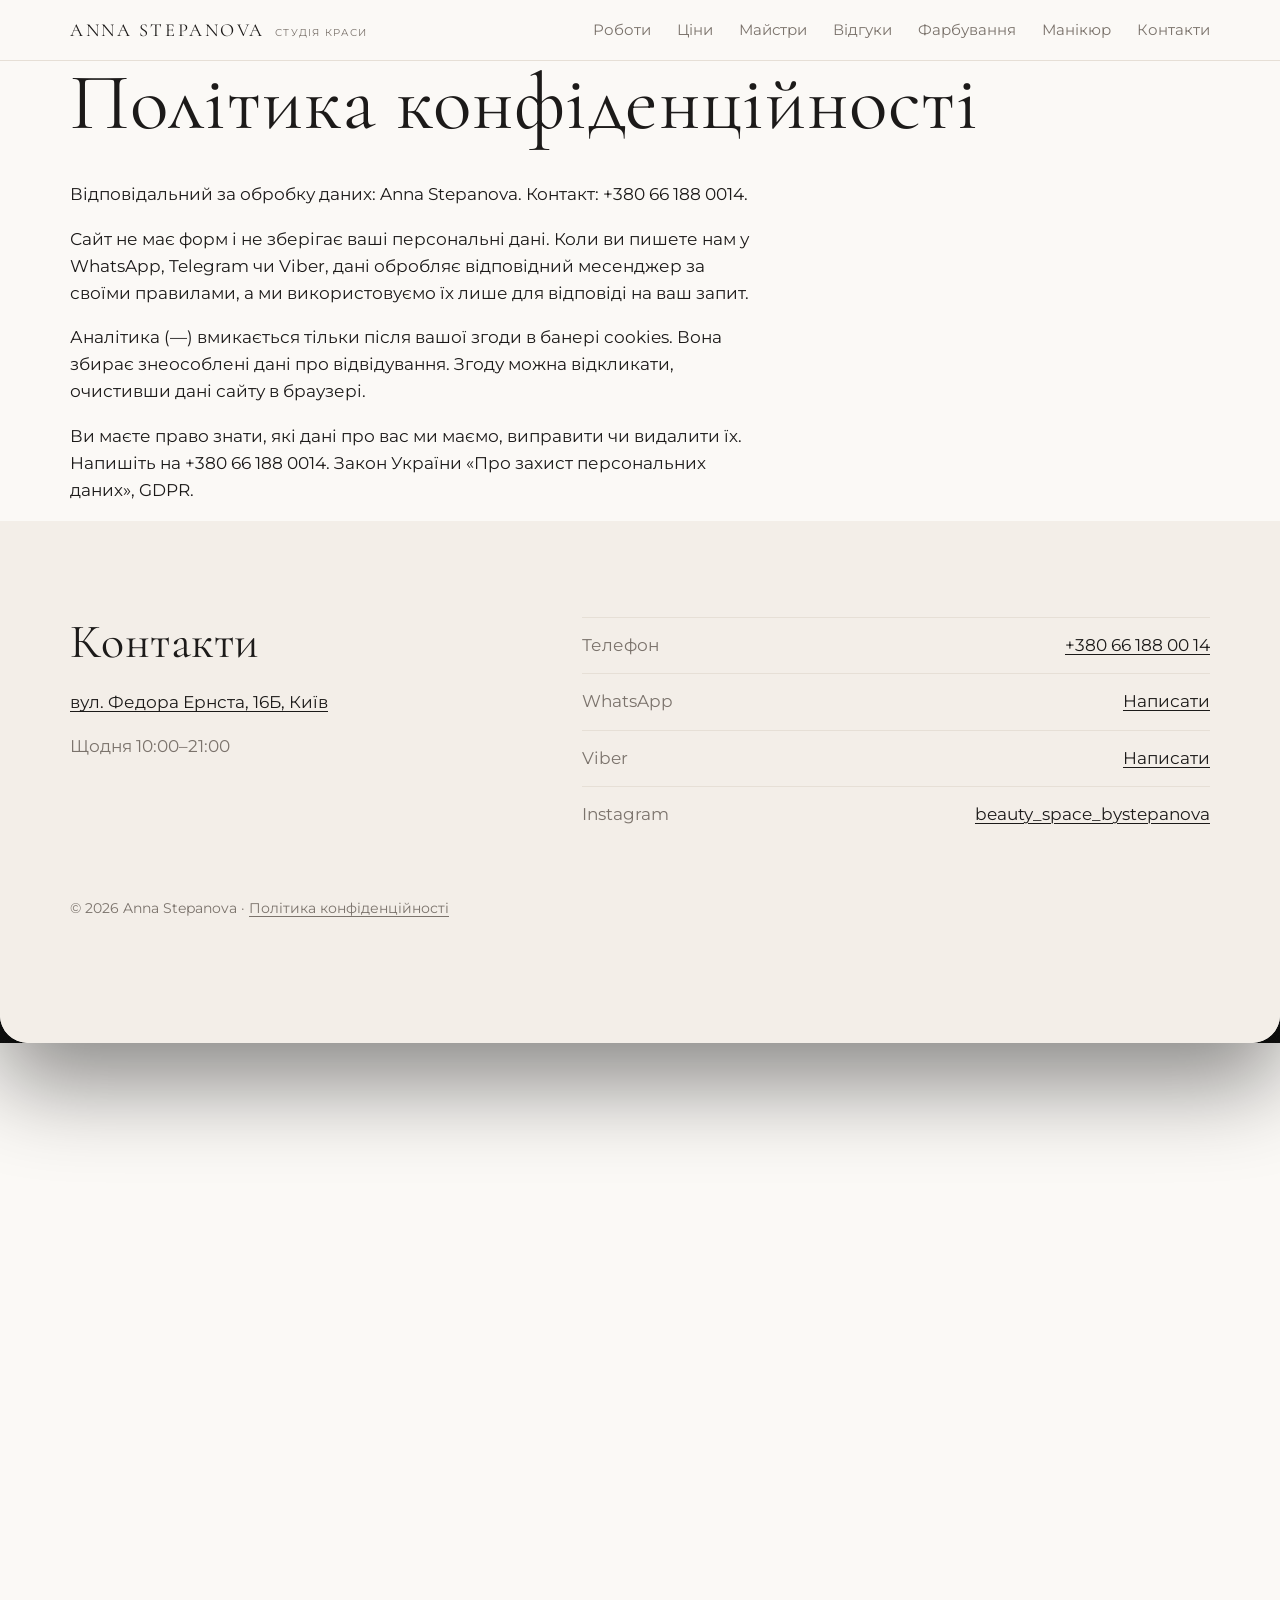
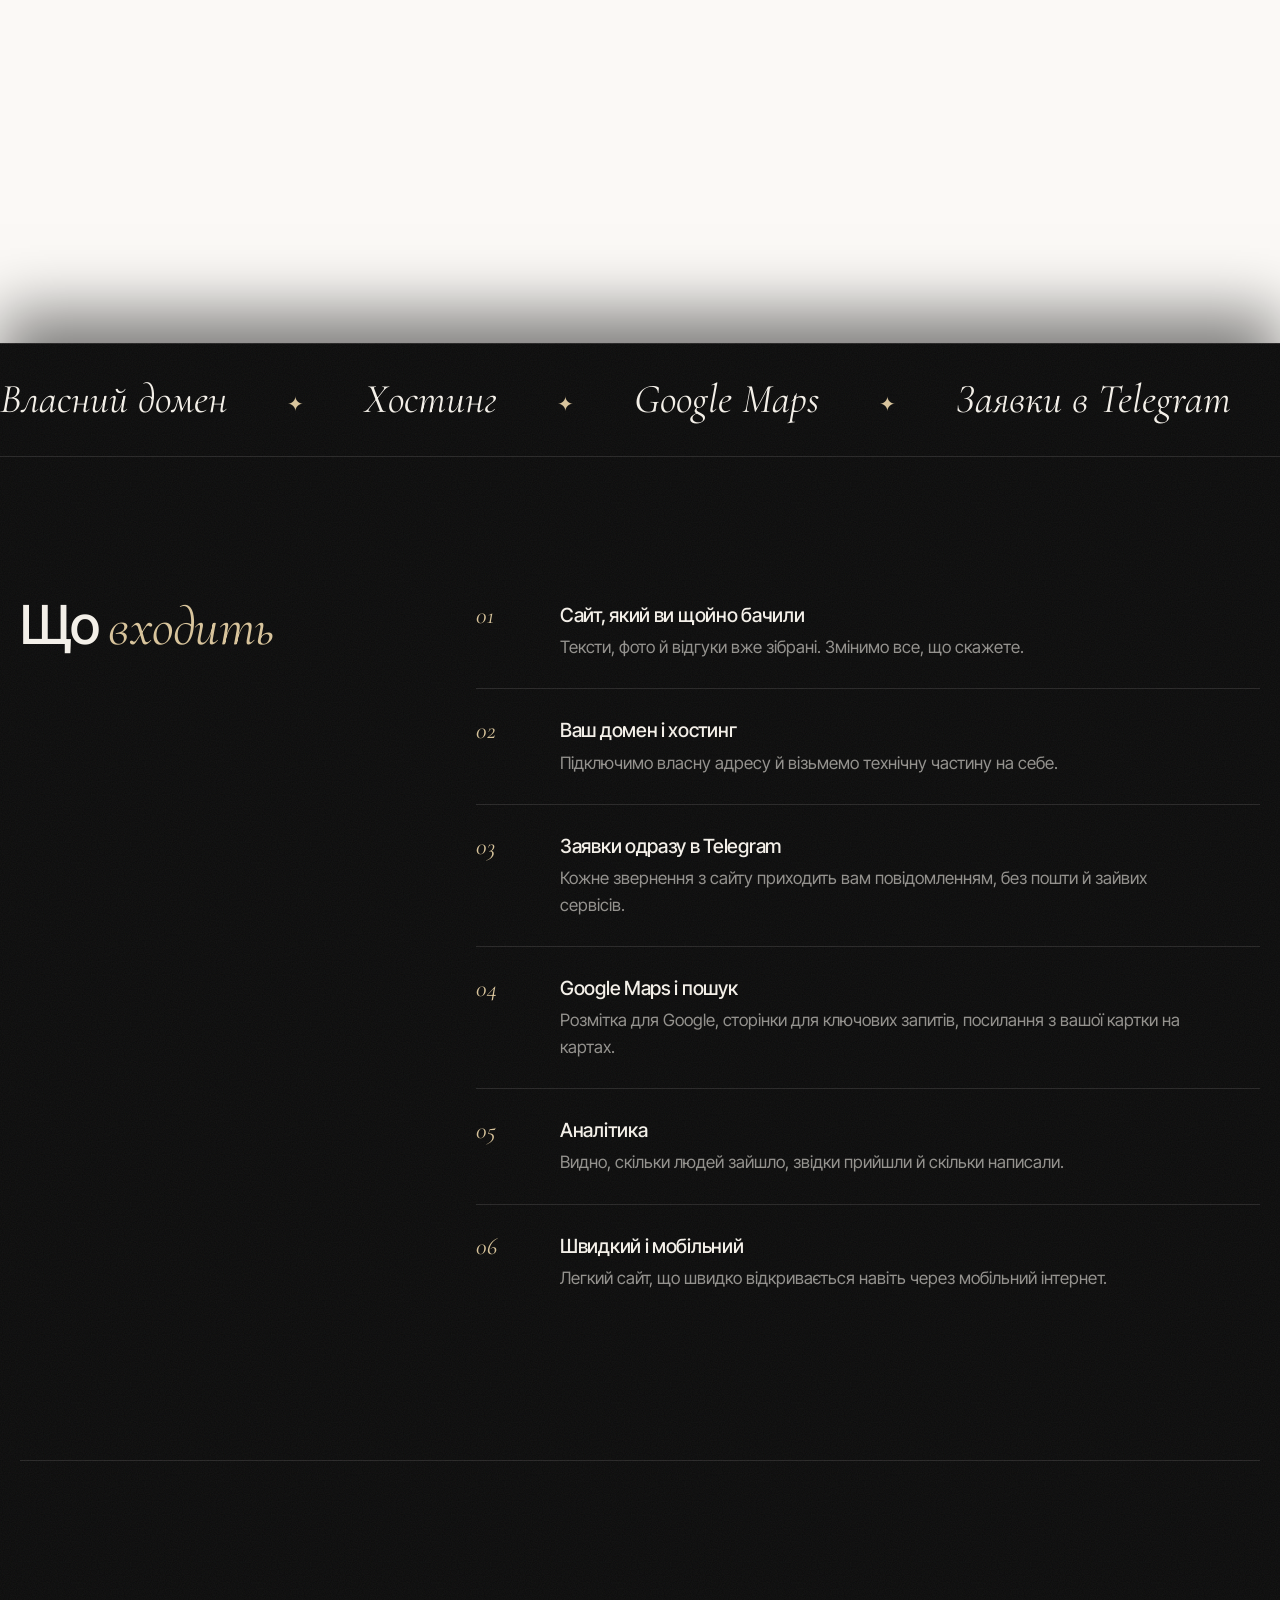
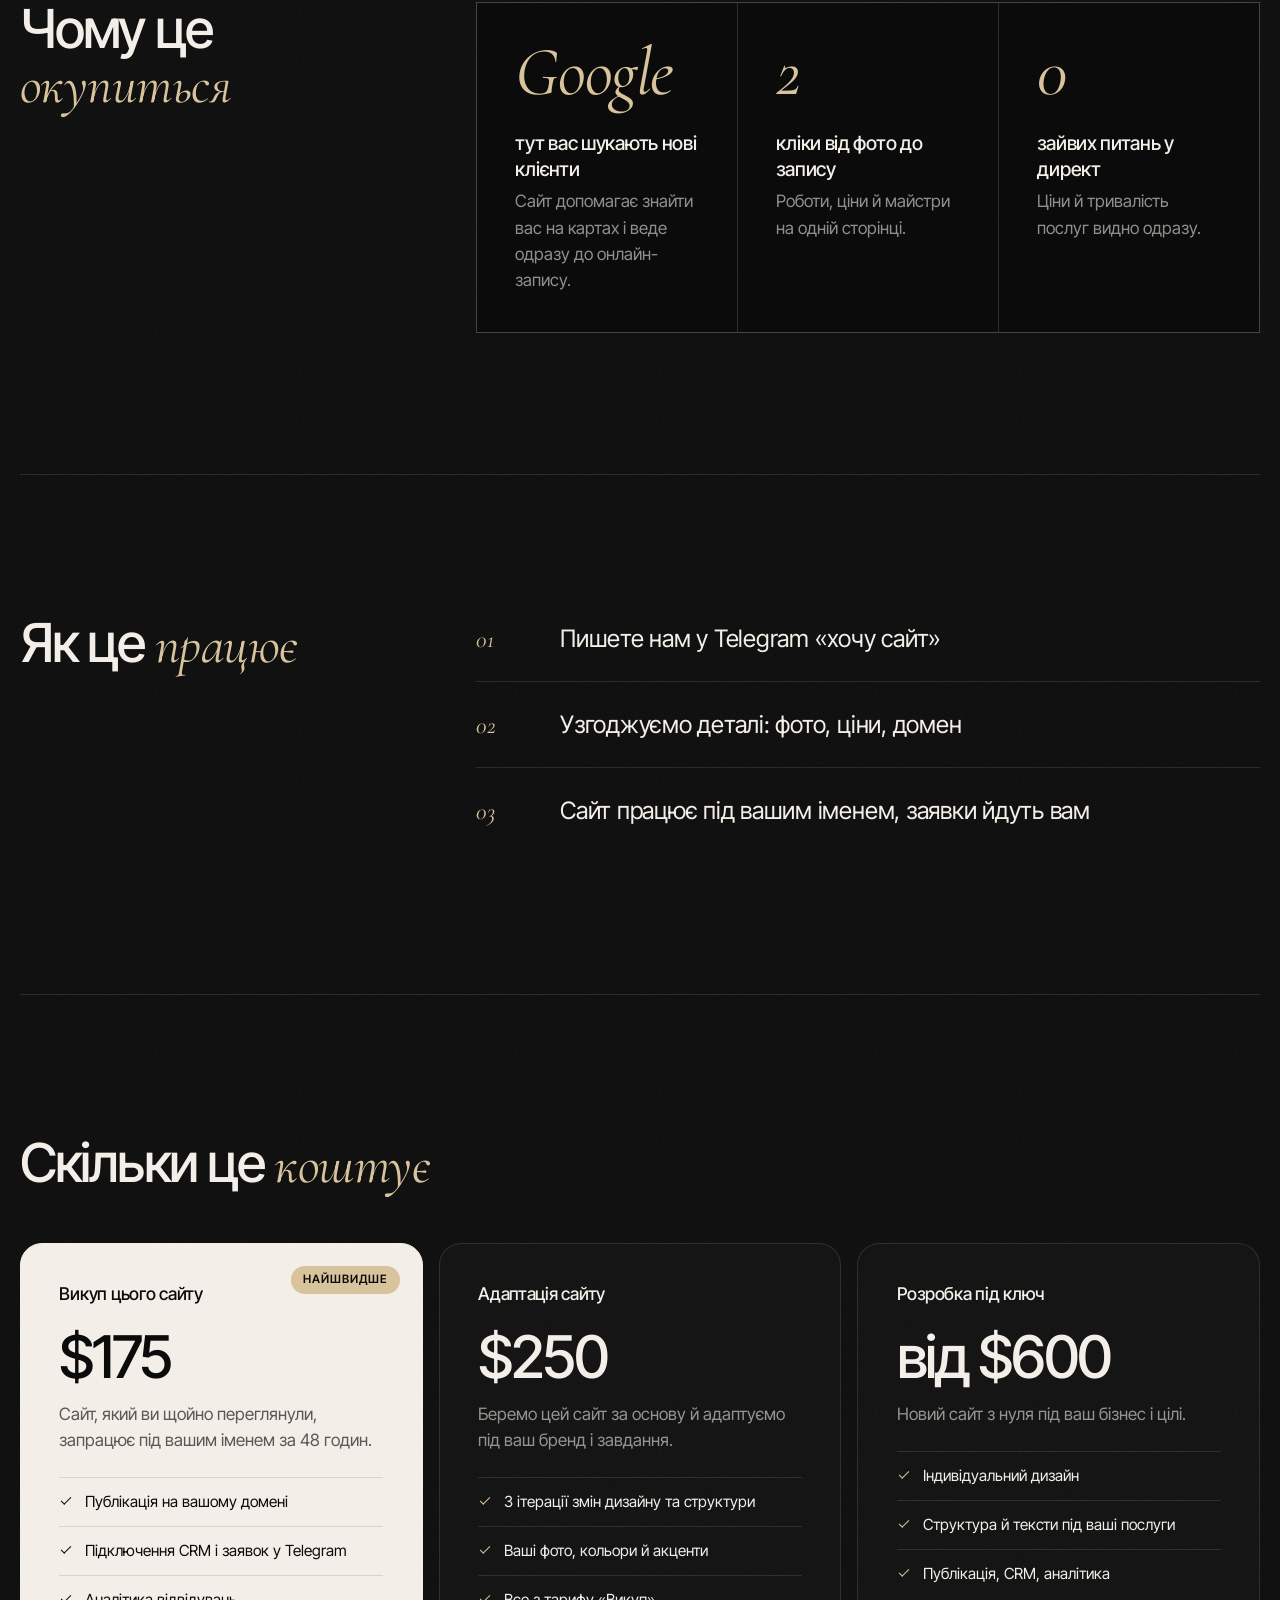
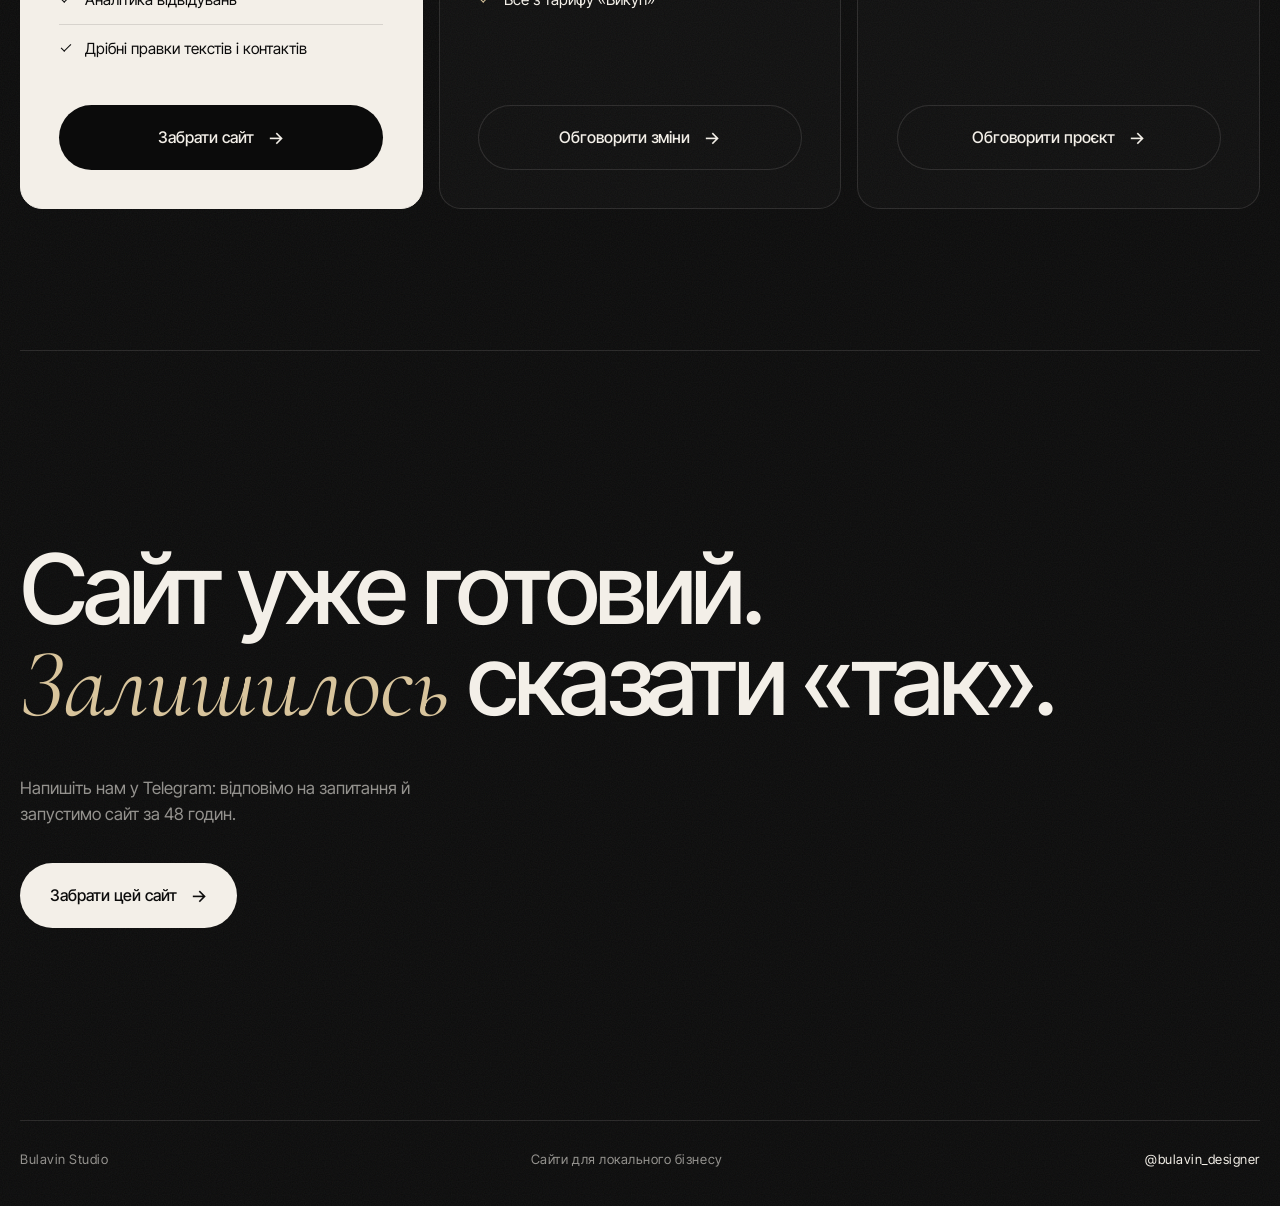
<file: privacy/index.html>
<!doctype html>
<html lang="uk">
<head>
<meta charset="utf-8">
<meta name="viewport" content="width=device-width, initial-scale=1">
<base href="../">
<title>Політика конфіденційності · Anna Stepanova</title>
<meta name="description" content="">
<meta name="robots" content="noindex">
<meta property="og:type" content="website">
<meta property="og:title" content="Політика конфіденційності · Anna Stepanova">
<meta property="og:description" content="">
<meta property="og:image" content="https://vibecoder-bulavin.github.io/beauty-space-stepanova/assets/hero-blond.jpg">
<link rel="icon" href="data:image/svg+xml,%3Csvg%20xmlns%3D%27http%3A//www.w3.org/2000/svg%27%20viewBox%3D%270%200%2064%2064%27%3E%3Crect%20width%3D%2764%27%20height%3D%2764%27%20rx%3D%2712%27%20fill%3D%27%231c1a19%27/%3E%3Ctext%20x%3D%2732%27%20y%3D%2744%27%20font-size%3D%2736%27%20text-anchor%3D%27middle%27%20fill%3D%27white%27%20font-family%3D%27Georgia%2Cserif%27%3EA%3C/text%3E%3C/svg%3E">
<link rel="preconnect" href="https://fonts.googleapis.com">
<link rel="preconnect" href="https://fonts.gstatic.com" crossorigin>
<link rel="stylesheet" href="https://fonts.googleapis.com/css2?family=Cormorant+Garamond:ital,wght@0,400;0,500;1,400&family=Montserrat:wght@400;500;600&display=swap">
<link rel="stylesheet" href="style.css?v=2611101522">
<link rel="stylesheet" href="https://fonts.googleapis.com/css2?family=Inter+Tight:wght@400;500;600&family=Cormorant+Garamond:ital,wght@1,400;1,500&display=swap">
<script type="application/ld+json">{"@context": "https://schema.org", "@type": "BeautySalon", "name": "Anna Stepanova", "url": "https://vibecoder-bulavin.github.io/beauty-space-stepanova/", "telephone": "+380 66 188 0014", "priceRange": "₴₴", "image": "https://vibecoder-bulavin.github.io/beauty-space-stepanova/assets/hero-blond.jpg", "address": {"@type": "PostalAddress", "streetAddress": "вул. Федора Ернста, 16Б", "addressLocality": "Київ", "addressCountry": "UA"}, "geo": {"@type": "GeoCoordinates", "latitude": 50.4165547, "longitude": 30.4634382}, "openingHours": ["Mo-Su 10:00-21:00"], "hasMap": "https://maps.google.com/?cid=15371598958105945912", "sameAs": ["https://www.instagram.com/beauty_space_bystepanova/"], "aggregateRating": {"@type": "AggregateRating", "ratingValue": 4.5, "reviewCount": 40}, "hasOfferCatalog": {"@type": "OfferCatalog", "name": "Anna Stepanova", "itemListElement": [{"@type": "Offer", "itemOffered": {"@type": "Service", "name": "Складне фарбування: Air Touch, шатуш, Total Blond"}, "description": "від 5 500 ₴"}, {"@type": "Offer", "itemOffered": {"@type": "Service", "name": "Вихід з чорного"}, "description": "від 12 000 ₴"}, {"@type": "Offer", "itemOffered": {"@type": "Service", "name": "Фарбування тон в тон"}, "description": "від 4 000 ₴"}, {"@type": "Offer", "itemOffered": {"@type": "Service", "name": "Фарбування коренів"}, "description": "від 2 500 ₴"}, {"@type": "Offer", "itemOffered": {"@type": "Service", "name": "Камуфлювання сивини для чоловіків"}, "description": "700 ₴"}, {"@type": "Offer", "itemOffered": {"@type": "Service", "name": "Жіноча стрижка"}, "description": "від 1 600 ₴"}, {"@type": "Offer", "itemOffered": {"@type": "Service", "name": "Укладка"}, "description": "від 1 200 ₴"}, {"@type": "Offer", "itemOffered": {"@type": "Service", "name": "Чоловіча стрижка"}, "description": "від 1 000 ₴"}, {"@type": "Offer", "itemOffered": {"@type": "Service", "name": "Дитяча стрижка"}, "description": "від 800 ₴"}, {"@type": "Offer", "itemOffered": {"@type": "Service", "name": "Стрижка чубчика"}, "description": "500 ₴"}, {"@type": "Offer", "itemOffered": {"@type": "Service", "name": "Кератинове вирівнювання"}, "description": "від 4 500 ₴"}, {"@type": "Offer", "itemOffered": {"@type": "Service", "name": "Догляд"}, "description": "від 2 600 ₴"}, {"@type": "Offer", "itemOffered": {"@type": "Service", "name": "Догляд: довжина + шкіра голови"}, "description": "від 2 500 ₴"}, {"@type": "Offer", "itemOffered": {"@type": "Service", "name": "Манікюр комплекс з покриттям"}, "description": "від 1 100 ₴"}, {"@type": "Offer", "itemOffered": {"@type": "Service", "name": "Манікюр"}, "description": "750 ₴"}, {"@type": "Offer", "itemOffered": {"@type": "Service", "name": "Чоловічий манікюр"}, "description": "від 800 ₴"}, {"@type": "Offer", "itemOffered": {"@type": "Service", "name": "Нарощення нігтів"}, "description": "від 1 400 ₴"}, {"@type": "Offer", "itemOffered": {"@type": "Service", "name": "Корекція нарощених нігтів"}, "description": "від 1 300 ₴"}, {"@type": "Offer", "itemOffered": {"@type": "Service", "name": "Покриття гель-лаком"}, "description": "400 ₴"}, {"@type": "Offer", "itemOffered": {"@type": "Service", "name": "Френч або лунки"}, "description": "від 300 ₴"}, {"@type": "Offer", "itemOffered": {"@type": "Service", "name": "SPA-догляд для рук або ніг"}, "description": "від 400 ₴"}, {"@type": "Offer", "itemOffered": {"@type": "Service", "name": "Ламінування та фарбування брів"}, "description": "1 300 ₴"}, {"@type": "Offer", "itemOffered": {"@type": "Service", "name": "Корекція та фарбування брів"}, "description": "1 000 ₴"}, {"@type": "Offer", "itemOffered": {"@type": "Service", "name": "Корекція брів"}, "description": "600 ₴"}, {"@type": "Offer", "itemOffered": {"@type": "Service", "name": "Ламінування вій"}, "description": "1 300 ₴"}, {"@type": "Offer", "itemOffered": {"@type": "Service", "name": "Фарбування вій"}, "description": "700 ₴"}, {"@type": "Offer", "itemOffered": {"@type": "Service", "name": "Корекція ниткою, все обличчя"}, "description": "700 ₴"}, {"@type": "Offer", "itemOffered": {"@type": "Service", "name": "Макіяж"}, "description": "1 700 ₴"}]}}</script>
</head>
<body class="p-beauty m-seo for-sale">
<div class="site">
<header class="top"><div class="wrap bar">
<a class="logo" href="./">Anna Stepanova<small>студія краси</small></a>
<nav><a href="#roboty">Роботи</a><a href="#ceny">Ціни</a><a href="#maistry">Майстри</a><a href="#vidguky">Відгуки</a><a href="farbuvannia/">Фарбування</a><a href="manikiur/">Манікюр</a><a href="#contacts">Контакти</a></nav>
</div></header>
<main>
<section class="hero"><div class="wrap prose"><h1>Політика конфіденційності</h1><p>Відповідальний за обробку даних: Anna Stepanova. Контакт: +380 66 188 0014.</p><p>Сайт не має форм і не зберігає ваші персональні дані. Коли ви пишете нам у WhatsApp, Telegram чи Viber, дані обробляє відповідний месенджер за своїми правилами, а ми використовуємо їх лише для відповіді на ваш запит.</p><p>Аналітика (—) вмикається тільки після вашої згоди в банері cookies. Вона збирає знеособлені дані про відвідування. Згоду можна відкликати, очистивши дані сайту в браузері.</p><p>Ви маєте право знати, які дані про вас ми маємо, виправити чи видалити їх. Напишіть на +380 66 188 0014. Закон України «Про захист персональних даних», GDPR.</p></div></section>
</main>
<footer id="contacts" class="foot"><div class="wrap"><div class="foot-grid"><div><h2>Контакти</h2><p><a href="https://maps.google.com/?cid=15371598958105945912" target="_blank" rel="noopener">вул. Федора Ернста, 16Б, Київ</a></p><p class="muted">Щодня 10:00–21:00</p></div><ul class="contacts"><li><span>Телефон</span><a href="tel:+380661880014" data-goal="phone">+380 66 188 00 14</a></li><li><span>WhatsApp</span><a href="https://wa.me/380661880014" target="_blank" rel="noopener" data-goal="whatsapp">Написати</a></li><li><span>Viber</span><a href="viber://chat?number=%2B380661880014" data-goal="viber">Написати</a></li><li><span>Instagram</span><a href="https://www.instagram.com/beauty_space_bystepanova/" target="_blank" rel="noopener">beauty_space_bystepanova</a></li></ul></div><p class="muted small">© 2026 Anna Stepanova · <a href="privacy/">Політика конфіденційності</a></p></div></footer>
</div>
<aside class="pitch" id="pitch" lang="uk">
<div class="p-intro"><div class="pwrap">
<p class="pk">Bulavin Studio · демо-версія</p>
<h2 class="ph1">Anna Stepanova: ваш сайт уже <em>готовий</em></h2>
<div class="prow"><p class="psub">Ви щойно переглянули його очима клієнта. На вашому домені він запрацює за 48 годин.</p><a href="https://t.me/bulavin_designer" class="pbtn" target="_blank" rel="noopener" data-goal="telegram">Забрати цей сайт</a></div>
<p class="pscroll">Гортайте далі</p>
</div></div>
<div class="p-body">
<div class="pticker" aria-hidden="true"><div><span>Власний домен</span><span>Хостинг</span><span>Google Maps</span><span>Заявки в Telegram</span><span>Аналітика</span><span>Мобільна версія</span><span>Швидкий запуск</span><span>Власний домен</span><span>Хостинг</span><span>Google Maps</span><span>Заявки в Telegram</span><span>Аналітика</span><span>Мобільна версія</span><span>Швидкий запуск</span></div></div>
<section class="pwrap psec"><h2 class="ph2">Що <em>входить</em></h2><ol class="pinc"><li><span class="pn">01</span><div><h3>Сайт, який ви щойно бачили</h3><p>Тексти, фото й відгуки вже зібрані. Змінимо все, що скажете.</p></div></li><li><span class="pn">02</span><div><h3>Ваш домен і хостинг</h3><p>Підключимо власну адресу й візьмемо технічну частину на себе.</p></div></li><li><span class="pn">03</span><div><h3>Заявки одразу в Telegram</h3><p>Кожне звернення з сайту приходить вам повідомленням, без пошти й зайвих сервісів.</p></div></li><li><span class="pn">04</span><div><h3>Google Maps і пошук</h3><p>Розмітка для Google, сторінки для ключових запитів, посилання з вашої картки на картах.</p></div></li><li><span class="pn">05</span><div><h3>Аналітика</h3><p>Видно, скільки людей зайшло, звідки прийшли й скільки написали.</p></div></li><li><span class="pn">06</span><div><h3>Швидкий і мобільний</h3><p>Легкий сайт, що швидко відкривається навіть через мобільний інтернет.</p></div></li></ol></section>
<section class="pwrap psec"><h2 class="ph2">Чому це <em>окупиться</em></h2><div class="pwhy"><div class="pw"><strong>Google</strong><h3>тут вас шукають нові клієнти</h3><p>Сайт допомагає знайти вас на картах і веде одразу до онлайн-запису.</p></div><div class="pw"><strong>2</strong><h3>кліки від фото до запису</h3><p>Роботи, ціни й майстри на одній сторінці.</p></div><div class="pw"><strong>0</strong><h3>зайвих питань у директ</h3><p>Ціни й тривалість послуг видно одразу.</p></div></div></section>
<section class="pwrap psec"><h2 class="ph2">Як це <em>працює</em></h2><ol class="psteps"><li><span class="pn">01</span><p>Пишете нам у Telegram «хочу сайт»</p></li><li><span class="pn">02</span><p>Узгоджуємо деталі: фото, ціни, домен</p></li><li><span class="pn">03</span><p>Сайт працює під вашим іменем, заявки йдуть вам</p></li></ol></section>
<section class="pwrap psec pplans-sec"><h2 class="ph2">Скільки це <em>коштує</em></h2><div class="pplans"><article class="pplan on"><span class="ptag">Найшвидше</span><h3>Викуп цього сайту</h3><p class="pprice">$175</p><p class="plead">Сайт, який ви щойно переглянули, запрацює під вашим іменем за 48 годин.</p><ul><li>Публікація на вашому домені</li><li>Підключення CRM і заявок у Telegram</li><li>Аналітика відвідувань</li><li>Дрібні правки текстів і контактів</li></ul><a href="https://t.me/bulavin_designer" class="pbtn" target="_blank" rel="noopener" data-goal="telegram">Забрати сайт</a></article><article class="pplan"><h3>Адаптація сайту</h3><p class="pprice">$250</p><p class="plead">Беремо цей сайт за основу й адаптуємо під ваш бренд і завдання.</p><ul><li>3 ітерації змін дизайну та структури</li><li>Ваші фото, кольори й акценти</li><li>Все з тарифу «Викуп»</li></ul><a href="https://t.me/bulavin_designer" class="pbtn ghost" target="_blank" rel="noopener" data-goal="telegram">Обговорити зміни</a></article><article class="pplan"><h3>Розробка під ключ</h3><p class="pprice">від $600</p><p class="plead">Новий сайт з нуля під ваш бізнес і цілі.</p><ul><li>Індивідуальний дизайн</li><li>Структура й тексти під ваші послуги</li><li>Публікація, CRM, аналітика</li></ul><a href="https://t.me/bulavin_designer" class="pbtn ghost" target="_blank" rel="noopener" data-goal="telegram">Обговорити проєкт</a></article></div></section>
<section class="pwrap pfinal"><h2 class="ph1">Сайт уже готовий. <em>Залишилось</em> сказати «так».</h2><p class="psub">Напишіть нам у Telegram: відповімо на запитання й запустимо сайт за 48 годин.</p><a href="https://t.me/bulavin_designer" class="pbtn" target="_blank" rel="noopener" data-goal="telegram">Забрати цей сайт</a></section>
<footer class="pwrap pfoot"><span>Bulavin Studio</span><span>Сайти для локального бізнесу</span><a href="https://t.me/bulavin_designer" target="_blank" rel="noopener" data-goal="telegram">@bulavin_designer</a></footer>
</div></aside>
<div class="mbar"><a href="https://booking.easyweek.com.ua/beauty-space-by-stepanova-3" class="btn" target="_blank" rel="noopener" data-goal="booking">Записатися онлайн</a></div>

<script type="application/json" id="cfg">{"wa": "380661880014", "msg": "Добрий день! Хочу записатися.", "page": "privacy/", "brand": "Anna Stepanova", "t": {"err_name": "Вкажіть ім'я", "err_phone": "Перевірте номер телефону", "sending": "Надсилаємо…"}}</script>
<script src="site.js?v=2611101522" defer></script>
</body>
</html>
</file>
<file: style.css>
:root{--bg:#fbf9f6;--surface:#f3eee8;--ink:#1c1a19;--muted:#7b736c;--line:#e6dfd6;--accent:#1c1a19;--accent-ink:#fff;--head:'Cormorant Garamond', Georgia, serif;--body:'Montserrat', system-ui, sans-serif;--hw:400;--ls:0.01em;--case:none;--r:999px;--rimg:18px;--gold:#b8955a}
*,*::before,*::after{box-sizing:border-box}
html{-webkit-text-size-adjust:100%;scroll-behavior:smooth;scroll-padding-top:20px}
body{margin:0;background:var(--bg);color:var(--ink);font:400 17px/1.6 var(--body);-webkit-font-smoothing:antialiased}
img{max-width:100%;display:block}
a{color:inherit;text-underline-offset:3px;text-decoration-thickness:1px}
h1,h2{font-family:var(--head);font-weight:var(--hw);letter-spacing:var(--ls);text-transform:var(--case);line-height:1.05;margin:0 0 .45em;text-wrap:balance}
h1{font-size:clamp(2.5rem,6.4vw,5rem)}
h2{font-size:clamp(1.9rem,3.8vw,3rem)}
h3{font-size:1.08rem;font-weight:600;line-height:1.35;margin:0 0 .3em}
p{margin:0 0 1em;max-width:62ch}
.muted{color:var(--muted)}
.small{font-size:.85rem}
.wrap{width:min(1140px,100% - 40px);margin-inline:auto}

/* шапка */
.top{border-bottom:1px solid var(--line)}
.bar{display:flex;align-items:center;justify-content:space-between;gap:24px;padding:18px 0}
.logo{font-family:var(--head);font-weight:var(--hw);font-size:1.45rem;text-decoration:none;line-height:1;display:flex;align-items:baseline;gap:10px}
.logo small{font-family:var(--body);font-size:.78rem;color:var(--muted);font-weight:400;letter-spacing:.02em}
nav{display:flex;gap:26px;font-size:.95rem}
nav a{text-decoration:none;color:var(--muted)}
nav a:hover{color:var(--ink)}

.btn{display:inline-block;padding:15px 24px;background:var(--accent);color:var(--accent-ink);text-decoration:none;border-radius:var(--r);font-weight:600;font-size:.97rem;line-height:1.2;transition:filter .15s}
.btn:hover{filter:brightness(.9)}

/* первый экран */
.hero-split{display:grid;grid-template-columns:1.15fr .85fr;gap:clamp(28px,5vw,80px);align-items:end;padding:clamp(48px,7vw,96px) 0 clamp(56px,8vw,112px)}
.hero-split.solo{grid-template-columns:1fr}
.hero-split.solo h1{max-width:16ch}
.hero-split img{width:100%;aspect-ratio:4/5;object-fit:cover;border-radius:var(--rimg)}
.kicker{font-size:.82rem;letter-spacing:.09em;text-transform:uppercase;color:var(--muted);margin-bottom:22px}
.lead{font-size:clamp(1.05rem,1.6vw,1.22rem);color:var(--muted);max-width:44ch}
.actions{margin-top:30px;display:flex;gap:14px;flex-wrap:wrap}
.hero-full{position:relative;min-height:min(86vh,820px);display:flex;align-items:flex-end;color:#fff}
.hero-full img.bg{position:absolute;inset:0;width:100%;height:100%;object-fit:cover}
.hero-full::after{content:"";position:absolute;inset:0;background:linear-gradient(to top,rgba(0,0,0,.72),rgba(0,0,0,.15) 65%)}
.hero-full .wrap{position:relative;z-index:1;padding:120px 0 clamp(48px,7vw,88px)}
.hero-full .kicker,.hero-full .lead{color:rgba(255,255,255,.82)}

/* разделы */
main>section:not(.hero){padding:clamp(64px,9vw,120px) 0;border-top:1px solid var(--line)}
section.alt{background:var(--surface);border-top-color:transparent}
.two{display:grid;grid-template-columns:5fr 7fr;gap:clamp(24px,5vw,88px);align-items:start}
.two>div:first-child{position:sticky;top:24px}
.prose img.cover{margin-top:28px;width:100%;aspect-ratio:3/2;object-fit:cover;border-radius:var(--rimg)}

.services{list-style:none;margin:0;padding:0;counter-reset:n}
.services li{counter-increment:n;display:grid;grid-template-columns:2.6rem 1fr auto;gap:18px;padding:22px 0;border-top:1px solid var(--line)}
.services li:last-child{border-bottom:1px solid var(--line)}
.services li::before{content:counter(n,decimal-leading-zero);color:var(--muted);font-size:.85rem;padding-top:3px;font-variant-numeric:tabular-nums}
.services p{color:var(--muted);margin:0;font-size:.97rem}
.price{font-weight:600;white-space:nowrap;font-variant-numeric:tabular-nums}

.facts{display:grid;grid-template-columns:repeat(auto-fit,minmax(180px,1fr));gap:32px}
.facts strong{display:block;font-family:var(--head);font-weight:var(--hw);font-size:clamp(2.2rem,4vw,3.2rem);line-height:1;letter-spacing:var(--ls);margin-bottom:10px}
.facts span{color:var(--muted);font-size:.95rem}

.steps{list-style:none;margin:28px 0 0;padding:0;display:grid;grid-template-columns:repeat(auto-fit,minmax(220px,1fr));gap:32px;counter-reset:n}
.steps li{counter-increment:n;border-top:2px solid var(--ink);padding-top:18px}
.steps li::before{content:counter(n);display:block;font-family:var(--head);font-size:1.6rem;margin-bottom:10px;color:var(--accent)}
.steps p{color:var(--muted);font-size:.97rem}

.gallery{display:grid;grid-template-columns:repeat(3,1fr);grid-auto-rows:1fr;gap:8px;margin-top:24px}
.gallery img{width:100%;height:100%;aspect-ratio:1;object-fit:cover}
.gallery img:first-child{grid-column:span 2;grid-row:span 2}

.reviews{columns:2 320px;column-gap:48px;margin-top:24px}
.reviews blockquote{break-inside:avoid;margin:0 0 40px;padding-top:20px;border-top:1px solid var(--line)}
.reviews blockquote p{font-size:1.06rem}
.reviews footer{color:var(--muted);font-size:.9rem}

.faq details{border-top:1px solid var(--line);padding:18px 0}
.faq details:last-child{border-bottom:1px solid var(--line)}
.faq summary{cursor:pointer;font-weight:600;list-style:none;display:flex;justify-content:space-between;gap:20px}
.faq summary::after{content:"+";color:var(--muted);font-weight:400}
.faq details[open] summary::after{content:"−"}
.faq details p{color:var(--muted);margin:12px 0 0}

.cta{display:flex;justify-content:space-between;align-items:end;gap:32px;flex-wrap:wrap}
.cta h2{margin-bottom:.25em}

/* подвал */
.foot{background:var(--surface);padding:clamp(56px,8vw,96px) 0 110px}
.foot-grid{display:grid;grid-template-columns:5fr 7fr;gap:clamp(24px,5vw,88px);margin-bottom:56px}
.contacts{list-style:none;margin:0;padding:0}
.contacts li{display:flex;justify-content:space-between;gap:20px;padding:14px 0;border-top:1px solid var(--line)}
.contacts span{color:var(--muted)}

[hidden]{display:none!important}
.btn.ghost{background:transparent;color:var(--ink);box-shadow:inset 0 0 0 1.5px var(--line)}
.btn.ghost:hover{filter:none;box-shadow:inset 0 0 0 1.5px var(--ink)}
.hero-full .btn.ghost{color:#fff}
.note{margin-top:14px;font-size:.9rem;color:var(--muted)}
.trust{margin-top:18px;font-size:.92rem}
.trust a{text-decoration:none}
.hero-full .note,.hero-full .trust{color:rgba(255,255,255,.85)}

/* боль */
.pain{list-style:none;margin:0;padding:0}
.pain li{padding:18px 0 18px 34px;border-top:1px solid var(--line);position:relative;font-size:1.05rem}
.pain li:last-child{border-bottom:1px solid var(--line)}
.pain li::before{content:"";position:absolute;left:4px;top:29px;width:14px;height:2px;background:var(--accent)}

/* оффер */
.offer{display:grid;grid-template-columns:7fr 5fr;gap:clamp(24px,5vw,80px);align-items:start}
.terms>div{padding:18px 0;border-top:1px solid var(--line)}
.terms span{display:block;font-size:.8rem;letter-spacing:.08em;text-transform:uppercase;color:var(--accent);margin-bottom:6px;font-weight:600}
.terms p{margin:0}

/* тарифы */
.plans{display:grid;grid-template-columns:repeat(auto-fit,minmax(250px,1fr));gap:16px;margin-top:28px;align-items:stretch}
.plan{position:relative;display:flex;flex-direction:column;padding:28px;border:1px solid var(--line);border-radius:var(--rimg)}
.plan.featured{border:2px solid var(--accent)}
.plan ul{list-style:none;padding:0;margin:0 0 24px;flex:1}
.plan li{padding:7px 0;border-top:1px solid var(--line);font-size:.95rem}
.plan .btn{text-align:center}
.plan-price{font-family:var(--head);font-weight:var(--hw);font-size:2rem;line-height:1.1;margin:.2em 0 .5em}
.badge{position:absolute;top:-12px;left:24px;background:var(--accent);color:var(--accent-ink);font-size:.75rem;font-weight:600;padding:4px 10px;border-radius:var(--r)}

/* кейсы */
.cases{display:grid;grid-template-columns:repeat(auto-fit,minmax(300px,1fr));gap:40px;margin-top:28px}
.pair{display:grid;grid-template-columns:1fr 1fr;gap:6px;margin-bottom:16px}
.pair figure{margin:0;position:relative}
.pair img{width:100%;aspect-ratio:3/4;object-fit:cover}
.pair figcaption{position:absolute;left:8px;top:8px;background:var(--bg);color:var(--ink);font-size:.75rem;padding:2px 8px}
.result{font-weight:600;color:var(--accent)}

/* автор */
.author{display:grid;grid-template-columns:5fr 7fr;gap:clamp(24px,5vw,80px);align-items:center}
.portrait{width:100%;aspect-ratio:4/5;object-fit:cover;border-radius:var(--rimg)}
.sign{font-family:var(--head);font-size:1.4rem;margin-top:20px}

/* квиз */
.quiz{border:1px solid var(--line);border-radius:var(--rimg);padding:clamp(20px,3vw,36px);background:var(--bg)}
.qstep{border:0;margin:0 0 24px;padding:0;min-width:0}
.quiz.js .qstep{margin:0}
.qstep legend{font-weight:600;font-size:1.15rem;margin-bottom:16px;padding:0}
.qstep legend small{display:block;font-weight:400;color:var(--muted);font-size:.8rem;margin-bottom:6px}
.opts{display:grid;gap:8px}
.opt{display:flex;align-items:center;gap:12px;padding:14px 16px;border:1px solid var(--line);border-radius:var(--rimg);cursor:pointer}
.opt:hover{border-color:var(--ink)}
.opt input{accent-color:var(--accent);width:18px;height:18px;margin:0}
.opt:has(input:checked){border-color:var(--accent);box-shadow:inset 0 0 0 1px var(--accent)}
.qstep.need .opts{outline:2px solid var(--accent);outline-offset:6px}
.qnav{display:flex;justify-content:space-between;gap:12px;margin-top:24px}
.quiz:not(.js) .qnav{display:none}
.qbonus{padding:12px 16px;background:var(--surface);border-left:3px solid var(--accent)}

/* карта */
.map{aspect-ratio:4/3;background:var(--surface);border-radius:var(--rimg);overflow:hidden}
.map iframe{width:100%;height:100%;border:0}
.map-load{width:100%;height:100%;border:0;background:var(--surface);color:var(--ink);font:inherit;font-weight:600;cursor:pointer}
.map-load:hover{background:var(--line)}

/* промокод */
.code{display:flex;align-items:center;gap:14px;margin:0}
.code span{color:var(--muted);font-size:.9rem}
.code strong{font-family:ui-monospace,Menlo,monospace;font-size:1.3rem;letter-spacing:.06em;padding:10px 18px;border:2px dashed var(--accent)}

/* cookies */
.consent{position:fixed;left:16px;right:16px;bottom:16px;z-index:20;max-width:560px;margin-left:auto;display:flex;align-items:center;gap:16px;flex-wrap:wrap;padding:16px 20px;background:var(--bg);color:var(--ink);border:1px solid var(--line);box-shadow:0 10px 30px rgba(0,0,0,.15);border-radius:var(--rimg);font-size:.92rem}
.consent p{margin:0;flex:1 1 240px}
.consent div{display:flex;gap:8px}
.consent .btn{padding:10px 16px}

/* мобильная кнопка */
.mbar{display:none}

@media (max-width:820px){
  body{font-size:16px}
  nav{display:none}
  .hero-split,.two,.foot-grid,.offer,.author{grid-template-columns:1fr}
  .consent{bottom:84px}
  .two>div:first-child{position:static}
  .hero-split img{aspect-ratio:4/3}
  .gallery{grid-template-columns:repeat(2,1fr)}
  .services li{grid-template-columns:1fr auto}
  .services li::before{display:none}
  .mbar{display:block;position:fixed;left:12px;right:12px;bottom:12px;z-index:10}
  .mbar .btn{display:block;text-align:center;box-shadow:0 6px 20px rgba(0,0,0,.18)}
}

/* заявки */
.fields{display:grid;grid-template-columns:1fr 1fr;gap:12px;margin:20px 0 12px}
.fields label{display:flex;flex-direction:column;gap:6px;font-size:.85rem;color:var(--muted)}
.fields label.full{grid-column:1/-1}
.fields input,.fields select{font:inherit;font-size:1rem;color:var(--ink);background:var(--bg);border:1px solid var(--line);border-radius:min(var(--r),12px);padding:13px 14px;width:100%}
.fields input:focus,.fields select:focus{outline:2px solid var(--accent);outline-offset:0;border-color:transparent}
.btn.wide{width:100%;border:0;cursor:pointer;font-family:inherit}
.btn:disabled{opacity:.6;cursor:wait}
.ferr{color:#b3261e;font-size:.9rem;margin:0 0 10px}
.consent-note{margin:12px 0 0}
.leadform,.thanks{border:1px solid var(--line);border-radius:var(--rimg);padding:clamp(20px,3vw,36px);background:var(--bg)}
.thanks h3{font-size:1.3rem}
@media (max-width:520px){.fields{grid-template-columns:1fr}}

/* ---------- бьюти-блоки ---------- */
.small-btn{padding:10px 18px;font-size:.88rem}
.hscroll{display:grid;grid-auto-flow:column;grid-auto-columns:minmax(240px,1fr);gap:16px;overflow-x:auto;scroll-snap-type:x mandatory;padding-bottom:8px;scrollbar-width:thin}
.hscroll>*{scroll-snap-align:start}
.masters{margin-top:28px;grid-auto-columns:minmax(250px,1fr)}
.master{display:flex;flex-direction:column;gap:4px}
.master .portrait{width:100%;aspect-ratio:4/5;object-fit:cover;border-radius:var(--rimg);margin-bottom:14px}
.master .ph{display:flex;align-items:center;justify-content:center;background:var(--surface);color:var(--muted);font-family:var(--head);font-size:3rem}
.master h3{font-family:var(--head);font-weight:var(--hw);font-size:1.5rem;margin:0}
.master p{margin:0;font-size:.92rem}
.mlevel{color:var(--gold);font-size:.8rem!important;letter-spacing:.08em;text-transform:uppercase}
.mworks{display:grid;grid-template-columns:repeat(3,1fr);gap:4px;margin:12px 0}
.mworks img{aspect-ratio:1;object-fit:cover;border-radius:6px}
.master .btn{margin-top:auto;align-self:flex-start}

.phead{display:flex;justify-content:space-between;align-items:end;gap:20px;flex-wrap:wrap;margin-bottom:24px}
.phead h2{margin:0}
.chips,.tabs{display:flex;gap:8px;flex-wrap:wrap}
.chip,.tab{font:inherit;font-size:.9rem;padding:9px 18px;border-radius:999px;border:1px solid var(--line);background:transparent;color:var(--ink);cursor:pointer}
.chip.on,.tab.on{background:var(--ink);color:var(--bg);border-color:var(--ink)}
.portfolio{columns:4 220px;column-gap:10px}
.portfolio figure{margin:0 0 10px;break-inside:avoid}
.portfolio img{width:100%;border-radius:var(--rimg)}
.more{margin-top:20px}
.more a{text-decoration:none;font-weight:500}

.tabs{margin:24px 0 8px}
.plist{list-style:none;margin:0;padding:0}
.plist li{display:grid;grid-template-columns:1fr auto auto;align-items:center;gap:20px;padding:16px 0;border-bottom:1px solid var(--line)}
.plist h3{margin:0;font-weight:500;font-size:1rem}
.plist p{margin:2px 0 0;font-size:.85rem;color:var(--muted)}
.rowbook{font-size:.85rem;color:var(--muted)}
.rowbook:hover{color:var(--ink)}
.combos{display:grid;grid-template-columns:repeat(auto-fit,minmax(240px,1fr));gap:12px;margin-top:28px}
.combo{padding:22px;border-radius:var(--rimg);background:var(--surface)}
.combo h3{margin:0 0 4px}
.combo .price{display:block;margin-top:8px;color:var(--gold)}

.stds{display:grid;grid-template-columns:repeat(auto-fit,minmax(220px,1fr));gap:28px;margin-top:24px}
.std h3{font-family:var(--head);font-weight:var(--hw);font-size:1.35rem}
.std p{color:var(--muted);font-size:.95rem}
.brands{margin-top:32px;color:var(--muted)}
.brands strong{color:var(--ink);font-weight:500}

.strip{grid-auto-columns:minmax(280px,1fr);margin-top:24px}
.strip img{width:100%;aspect-ratio:4/5;object-fit:cover;border-radius:var(--rimg)}

.cert{display:flex;justify-content:space-between;align-items:center;gap:32px;flex-wrap:wrap;padding:clamp(28px,5vw,56px);border-radius:var(--rimg);background:var(--ink);color:var(--bg)}
.cert h2{color:var(--bg)}
.cert ul{list-style:none;padding:0;margin:0;display:flex;gap:10px;flex-wrap:wrap}
.cert li{border:1px solid rgba(255,255,255,.3);border-radius:999px;padding:6px 14px;font-size:.9rem}
.cert .btn{background:var(--bg);color:var(--ink)}

.ig{display:flex;justify-content:space-between;align-items:end;gap:24px;flex-wrap:wrap}
.iggrid{display:grid;grid-template-columns:repeat(6,1fr);gap:6px;margin-top:24px}
.iggrid img{aspect-ratio:1;object-fit:cover;border-radius:8px}

/* пресет beauty */
.p-beauty .logo{text-transform:uppercase;letter-spacing:.14em;font-size:1.15rem}
.p-beauty .logo small{text-transform:uppercase;letter-spacing:.12em;font-size:.65rem}
.p-beauty h1{font-weight:400;letter-spacing:.01em}
.p-beauty .kicker{color:var(--gold)}
.p-beauty .hero-full .kicker{color:#e9d4ab}
.p-beauty .hero-full h1{max-width:14ch}
.p-beauty main>section:not(.hero){border-top:0}
.p-beauty .hero-full .btn:not(.ghost){background:#fff;color:#1c1a19}
.p-beauty .hero-full .btn.ghost{box-shadow:inset 0 0 0 1.5px rgba(255,255,255,.6)}
.p-beauty .reviews blockquote{border-top:0;padding:24px;background:var(--surface);border-radius:var(--rimg)}
.p-beauty .reviews blockquote p{font-family:var(--head);font-size:1.25rem;line-height:1.4}

@media (max-width:820px){
  .portfolio{columns:2}
  .plist li{grid-template-columns:1fr auto;row-gap:6px}
  .rowbook{grid-column:1/-1}
  .iggrid{grid-template-columns:repeat(3,1fr)}
  .hscroll{grid-auto-columns:78%}
}

/* карта сразу видна */
.map iframe{display:block}

/* ---------- гостиницы ---------- */
.rooms{display:grid;grid-template-columns:repeat(auto-fit,minmax(300px,1fr));gap:20px;margin-top:28px}
.room{display:flex;flex-direction:column;background:var(--surface);border-radius:var(--rimg);overflow:hidden}
.room img{width:100%;aspect-ratio:4/3;object-fit:cover}
.rbody{display:flex;flex-direction:column;flex:1;padding:22px}
.room h3{font-family:var(--head);font-weight:var(--hw);font-size:1.45rem;margin:0 0 4px}
.room p{margin:0 0 10px;font-size:.95rem}
.rfeat{list-style:none;margin:6px 0 18px;padding:0;display:flex;flex-wrap:wrap;gap:6px}
.rfeat li{font-size:.8rem;padding:4px 10px;border-radius:999px;background:var(--bg);color:var(--muted)}
.rfoot{display:flex;justify-content:space-between;align-items:center;gap:12px;margin-top:auto}
.rprice{margin:0!important}
.rprice strong{font-family:var(--head);font-weight:var(--hw);font-size:1.5rem}
.rprice span{color:var(--muted);font-size:.85rem}
.amen{list-style:none;margin:0;padding:0;display:grid;grid-template-columns:repeat(auto-fit,minmax(200px,1fr));gap:0 28px}
.amen li{padding:14px 0 14px 26px;border-top:1px solid var(--line);position:relative}
.amen li::before{content:"";position:absolute;left:2px;top:21px;width:9px;height:5px;border-left:2px solid var(--accent);border-bottom:2px solid var(--accent);transform:rotate(-45deg)}
.rules{display:grid;gap:10px;margin-top:20px}
.rules div{display:flex;justify-content:space-between;gap:16px;padding:12px 16px;background:var(--surface);border-radius:10px}
.rules span{color:var(--muted)}
.p-stay .hero-full .btn:not(.ghost){background:#fff;color:var(--ink)}
.p-stay .hero-full .btn.ghost{box-shadow:inset 0 0 0 1.5px rgba(255,255,255,.6)}
.p-stay main>section:not(.hero){border-top:0}
.p-stay .kicker{color:var(--gold)}
.p-stay .hero-full .kicker{color:#e8d6b8}

/* ========== редизайн 2026-10-22: читаемость, ритм, мобильная версия ========== */
/* первый экран: текст читается на любом фото */
.hero-full::after{background:linear-gradient(to top,rgba(0,0,0,.86) 0%,rgba(0,0,0,.55) 45%,rgba(0,0,0,.3) 100%)}
.hero-full h1,.hero-full .lead,.hero-full .kicker,.hero-full .trust{text-shadow:0 1px 18px rgba(0,0,0,.35)}
.hero-full .lead{color:rgba(255,255,255,.9)}
.hero-full .kicker{color:rgba(255,255,255,.8)}
/* шапка поверх фото — прозрачная и белая */
body:has(.hero-full) .top{position:absolute;top:0;left:0;right:0;z-index:5;border-bottom:0;color:#fff}
body:has(.hero-full) .top .logo small,body:has(.hero-full) .top nav a{color:rgba(255,255,255,.8)}
body:has(.hero-full) .top nav a:hover{color:#fff}
.hero-full .wrap{padding-top:140px}

/* отзывы — карточки */
.reviews blockquote{position:relative}
.reviews blockquote p{font-size:1.04rem}
.reviews blockquote::before{content:"“";display:block;font-family:var(--head);font-size:3.4rem;line-height:.6;margin-bottom:10px;color:var(--gold)}

/* галерея — без «сирот», на мобильном листается */
.gallery img{border-radius:var(--rimg)}

/* гостиницы: тёмный блок отзывов, удобства плитками */
.p-stay .s-reviews{background:var(--accent);color:#f1eee7}
.p-stay .s-reviews h2{color:#fff}
.p-stay .reviews blockquote{border-top:0;padding:26px;border-radius:var(--rimg);background:rgba(255,255,255,.07)}
.p-stay .reviews blockquote::before{color:#d9c39b}
.p-stay .reviews footer{color:rgba(241,238,231,.7)}
.amen{grid-template-columns:repeat(auto-fit,minmax(220px,1fr));gap:10px}
.amen li{border-top:0;background:var(--surface);border-radius:12px;padding:16px 16px 16px 44px}
.amen li::before{left:18px;top:22px}
.room img{transition:transform .5s}
.room:hover img{transform:scale(1.03)}
.room{overflow:hidden}

/* мобильная кнопка появляется после первого экрана */
.mbar{transition:transform .3s,opacity .3s}
.mbar.off{transform:translateY(140%);opacity:0;pointer-events:none}

@media (max-width:820px){
  main>section:not(.hero){padding:64px 0}
  .logo{font-size:1.15rem;white-space:nowrap;overflow:hidden;text-overflow:ellipsis;max-width:100%}
  .logo small{display:none}
  .hero-full{min-height:88svh}
  .hero-full .wrap{padding-top:110px;padding-bottom:36px}
  h1{font-size:clamp(2.2rem,10vw,3rem)}
  /* карточки листаются вбок, а не занимают по экрану */
  .rooms,.gallery,.reviews{display:grid;grid-auto-flow:column;grid-template-columns:none;grid-auto-columns:84%;gap:12px;overflow-x:auto;scroll-snap-type:x mandatory;padding-bottom:10px;margin-right:-20px;padding-right:20px;columns:auto;scrollbar-width:none}
  .rooms::-webkit-scrollbar,.gallery::-webkit-scrollbar,.reviews::-webkit-scrollbar{display:none}
  .rooms>*,.gallery>*,.reviews>*{scroll-snap-align:start}
  .gallery{grid-auto-columns:78%;grid-auto-rows:auto}
  .gallery img,.gallery img:first-child{grid-column:auto;grid-row:auto;aspect-ratio:4/5}
  .reviews blockquote{margin:0}
  .rbody{padding:18px}
  .room h3{font-size:1.25rem}
  .amen{grid-template-columns:1fr 1fr}
  .amen li{font-size:.9rem;padding:14px 12px 14px 36px}
  .amen li::before{left:13px;top:20px}
}

/* ===== Мини-лендинг Bulavin Studio (только для сайтов на продаже) =====
   Механика: сайт (.site) лежит поверх, первый экран лендинга (.p-intro) прилипает под ним
   и открывается, когда сайт уезжает вверх. Остальные блоки (.p-body) наезжают поверх интро. */
.for-sale .site{position:relative;z-index:2;background:var(--bg);border-radius:0 0 28px 28px;overflow:clip;box-shadow:0 40px 90px rgba(0,0,0,.45)}
.pitch{
  --pbg:#0b0b0b;--pink:#f3efe8;--pmuted:rgba(243,239,232,.58);--pline:rgba(243,239,232,.12);--pacc:#d8c49c;
  position:relative;z-index:1;margin-top:-100vh;margin-top:-100svh;
  color:var(--pink);font:400 17px/1.55 'Inter Tight',system-ui,sans-serif;-webkit-font-smoothing:antialiased
}
.p-intro,.p-body{
  background-color:var(--pbg);
  background-image:url("data:image/svg+xml,%3Csvg xmlns='http://www.w3.org/2000/svg' width='180' height='180'%3E%3Cfilter id='n'%3E%3CfeTurbulence type='fractalNoise' baseFrequency='.85' numOctaves='2' stitchTiles='stitch'/%3E%3C/filter%3E%3Crect width='100%25' height='100%25' filter='url(%23n)' opacity='.06'/%3E%3C/svg%3E")
}
.p-intro{position:sticky;top:0;height:100vh;height:100svh;display:flex;align-items:flex-end;
  background-image:radial-gradient(ellipse 70% 60% at 85% 0%,rgba(216,196,156,.16),transparent 70%),url("data:image/svg+xml,%3Csvg xmlns='http://www.w3.org/2000/svg' width='180' height='180'%3E%3Cfilter id='n'%3E%3CfeTurbulence type='fractalNoise' baseFrequency='.85' numOctaves='2' stitchTiles='stitch'/%3E%3C/filter%3E%3Crect width='100%25' height='100%25' filter='url(%23n)' opacity='.06'/%3E%3C/svg%3E")}
/* отступ = экран, на котором интро полностью открыто; дальше p-body наезжает снизу */
.p-body{position:relative;z-index:2;margin-top:100vh;margin-top:100svh;border-top:1px solid var(--pline);box-shadow:0 -30px 60px rgba(0,0,0,.5)}
.pwrap{width:min(1240px,100% - 40px);margin-inline:auto}
.p-intro .pwrap{padding:clamp(72px,10vh,120px) 0 clamp(32px,6vh,60px)}

.pk{margin:0 0 clamp(20px,4vh,36px);font-size:.75rem;letter-spacing:.2em;text-transform:uppercase;color:var(--pacc)}
.pitch h2,.pitch h3{color:var(--pink);font-family:'Inter Tight',system-ui,sans-serif;text-transform:none}
.ph1{margin:0 0 .45em;max-width:15ch;font-weight:500;font-size:clamp(2.7rem,7.6vw,7.4rem);line-height:.94;letter-spacing:-.045em;text-wrap:balance}
.ph2{margin:0;font-weight:500;font-size:clamp(2rem,4.2vw,3.6rem);line-height:1;letter-spacing:-.035em;position:sticky;top:48px;align-self:start}
.pitch em{font-family:'Cormorant Garamond',Georgia,serif;font-style:italic;font-weight:400;letter-spacing:-.01em;color:var(--pacc)}

.prow{display:flex;justify-content:space-between;align-items:flex-end;gap:28px;flex-wrap:wrap;padding-top:28px;border-top:1px solid var(--pline)}
.psub{margin:0;max-width:46ch;font-size:1.06rem;color:var(--pmuted)}
.pbtn{display:inline-flex;align-items:center;gap:14px;padding:19px 30px;border-radius:999px;background:var(--pink);color:#0b0b0b;text-decoration:none;font-weight:500;font-size:1rem;white-space:nowrap;transition:gap .25s,background .25s}
.pbtn::after{content:"→";font-size:1.1em}
.pbtn:hover{gap:22px;background:#fff}
.pscroll{margin:clamp(28px,6vh,56px) 0 0;font-size:.72rem;letter-spacing:.2em;text-transform:uppercase;color:var(--pmuted)}
.pscroll::after{content:"";display:inline-block;width:56px;height:1px;margin-left:14px;vertical-align:middle;background:var(--pmuted)}

.pticker{overflow:hidden;white-space:nowrap;padding:24px 0;border-bottom:1px solid var(--pline)}
.pticker div{display:inline-flex;animation:pmq 40s linear infinite}
.pticker span{padding-right:60px;font-family:'Cormorant Garamond',Georgia,serif;font-style:italic;font-size:clamp(1.6rem,3.2vw,2.8rem);color:var(--pink)}
.pticker span::after{content:"✦";margin-left:60px;font-style:normal;font-size:.5em;vertical-align:middle;color:var(--pacc)}
@keyframes pmq{to{transform:translateX(-50%)}}
@media (prefers-reduced-motion:reduce){.pticker div{animation:none}}

.psec{display:grid;grid-template-columns:4fr 8fr;gap:clamp(28px,5vw,80px);padding:clamp(72px,11vw,150px) 0;border-bottom:1px solid var(--pline)}
.pn{font-family:'Cormorant Garamond',Georgia,serif;font-style:italic;font-size:1.5rem;line-height:1.2;color:var(--pacc)}
.pinc,.psteps{list-style:none;margin:0;padding:0}
.pinc li{display:grid;grid-template-columns:72px 1fr;gap:12px;padding:28px 0;border-top:1px solid var(--pline)}
.pinc li:first-child{padding-top:4px;border-top:0}
.pitch h3{margin:0 0 6px;font-weight:500;font-size:1.22rem;letter-spacing:-.015em}
.pinc p,.pw p{margin:0;color:var(--pmuted)}
.pwhy{display:grid;grid-template-columns:repeat(3,1fr);gap:1px;background:var(--pline);border:1px solid var(--pline)}
.pw{padding:clamp(26px,3vw,40px);background:var(--pbg)}
.pw strong{display:block;margin-bottom:26px;font-family:'Cormorant Garamond',Georgia,serif;font-style:italic;font-weight:400;font-size:clamp(3rem,5.4vw,5.2rem);line-height:.9;letter-spacing:-.02em;color:var(--pacc)}
.psteps li{display:grid;grid-template-columns:72px 1fr;gap:12px;align-items:baseline;padding:24px 0;border-top:1px solid var(--pline)}
.psteps li:first-child{padding-top:4px;border-top:0}
.psteps p{margin:0;font-size:clamp(1.15rem,2vw,1.5rem);letter-spacing:-.01em}

.pfinal{padding:clamp(100px,15vw,200px) 0}
.pfinal .ph1{max-width:18ch}
.pfinal .psub{margin-bottom:36px}
.pfoot{display:flex;justify-content:space-between;gap:16px;flex-wrap:wrap;padding:28px 0 36px;border-top:1px solid var(--pline);font-size:.82rem;letter-spacing:.04em;color:var(--pmuted)}
.pfoot a{color:var(--pink);text-decoration:none}

@media (max-width:820px){
  .for-sale .site{border-radius:0 0 20px 20px}
  .psec{grid-template-columns:1fr}
  .ph2{position:static}
  .pwhy{grid-template-columns:1fr}
  .pinc li,.psteps li{grid-template-columns:48px 1fr}
  .pbtn{width:100%;justify-content:center;padding:16px 24px}
  /* первый экран: высота = экран, поэтому всё должно поместиться и на маленьком телефоне */
  .p-intro .pwrap{padding:24px 0 max(20px,env(safe-area-inset-bottom))}
  .pk{margin-bottom:14px;font-size:.68rem;letter-spacing:.14em;line-height:1.4}
  .ph1{max-width:none;font-size:clamp(1.85rem,8.6vw,2.6rem);line-height:1.04;letter-spacing:-.03em;margin-bottom:.5em}
  .prow{padding-top:16px;gap:16px}
  .psub{font-size:.98rem;line-height:1.45}
  .pscroll{margin-top:16px}
}
@media (max-height:560px){.pscroll{display:none}}
/* телефоны и планшеты: без эффекта шторки. Safari на iPhone считает высоту экрана иначе,
   и p-body наезжал на интро раньше времени. Блоки идут обычным потоком. */
@media (max-width:820px),(hover:none){
  .pitch{margin-top:0}
  .p-intro{position:relative;height:auto;display:block}
  .p-intro .pwrap{padding:56px 0 36px}
  .p-body{margin-top:0;box-shadow:none}
  .pscroll{display:none}
}

/* тарифы студии */
.pplans-sec{grid-template-columns:1fr;gap:clamp(32px,4vw,56px)}
.pplans-sec .ph2{position:static}
.pplans{display:grid;grid-template-columns:repeat(3,1fr);gap:16px;align-items:stretch}
.pplan{position:relative;display:flex;flex-direction:column;padding:clamp(26px,3vw,40px);border:1px solid var(--pline);border-radius:22px;background:rgba(243,239,232,.02)}
.pplan.on{background:var(--pink);color:#0b0b0b;border-color:var(--pink)}
.pplan.on h3,.pplan.on .pprice{color:#0b0b0b}
.ptag{position:absolute;top:22px;right:22px;padding:5px 12px;border-radius:999px;background:var(--pacc);color:#0b0b0b;font-size:.72rem;letter-spacing:.08em;text-transform:uppercase;font-weight:600}
.pplan h3{font-size:1.1rem;font-weight:500;margin:0 0 22px;padding-right:110px}
.pprice{margin:0 0 14px;font-family:'Inter Tight',system-ui,sans-serif;font-weight:500;font-size:clamp(2.8rem,4.6vw,4.2rem);line-height:1;letter-spacing:-.04em;color:var(--pink)}
.plead{margin:0 0 24px;color:var(--pmuted)}
.pplan.on .plead{color:rgba(11,11,11,.66)}
.pplan ul{list-style:none;margin:0 0 32px;padding:0;flex:1}
.pplan li{padding:12px 0 12px 26px;border-top:1px solid var(--pline);position:relative;font-size:.96rem}
.pplan.on li{border-top-color:rgba(11,11,11,.12)}
.pplan li::before{content:"";position:absolute;left:2px;top:19px;width:10px;height:5px;border-left:1.5px solid var(--pacc);border-bottom:1.5px solid var(--pacc);transform:rotate(-45deg)}
.pplan.on li::before{border-color:#0b0b0b}
.pplan .pbtn{justify-content:center}
.pplan.on .pbtn{background:#0b0b0b;color:var(--pink)}
.pbtn.ghost{background:transparent;color:var(--pink);box-shadow:inset 0 0 0 1px var(--pline)}
.pbtn.ghost:hover{background:rgba(243,239,232,.06)}
@media (max-width:980px){.pplans{grid-template-columns:1fr}}
</file>
